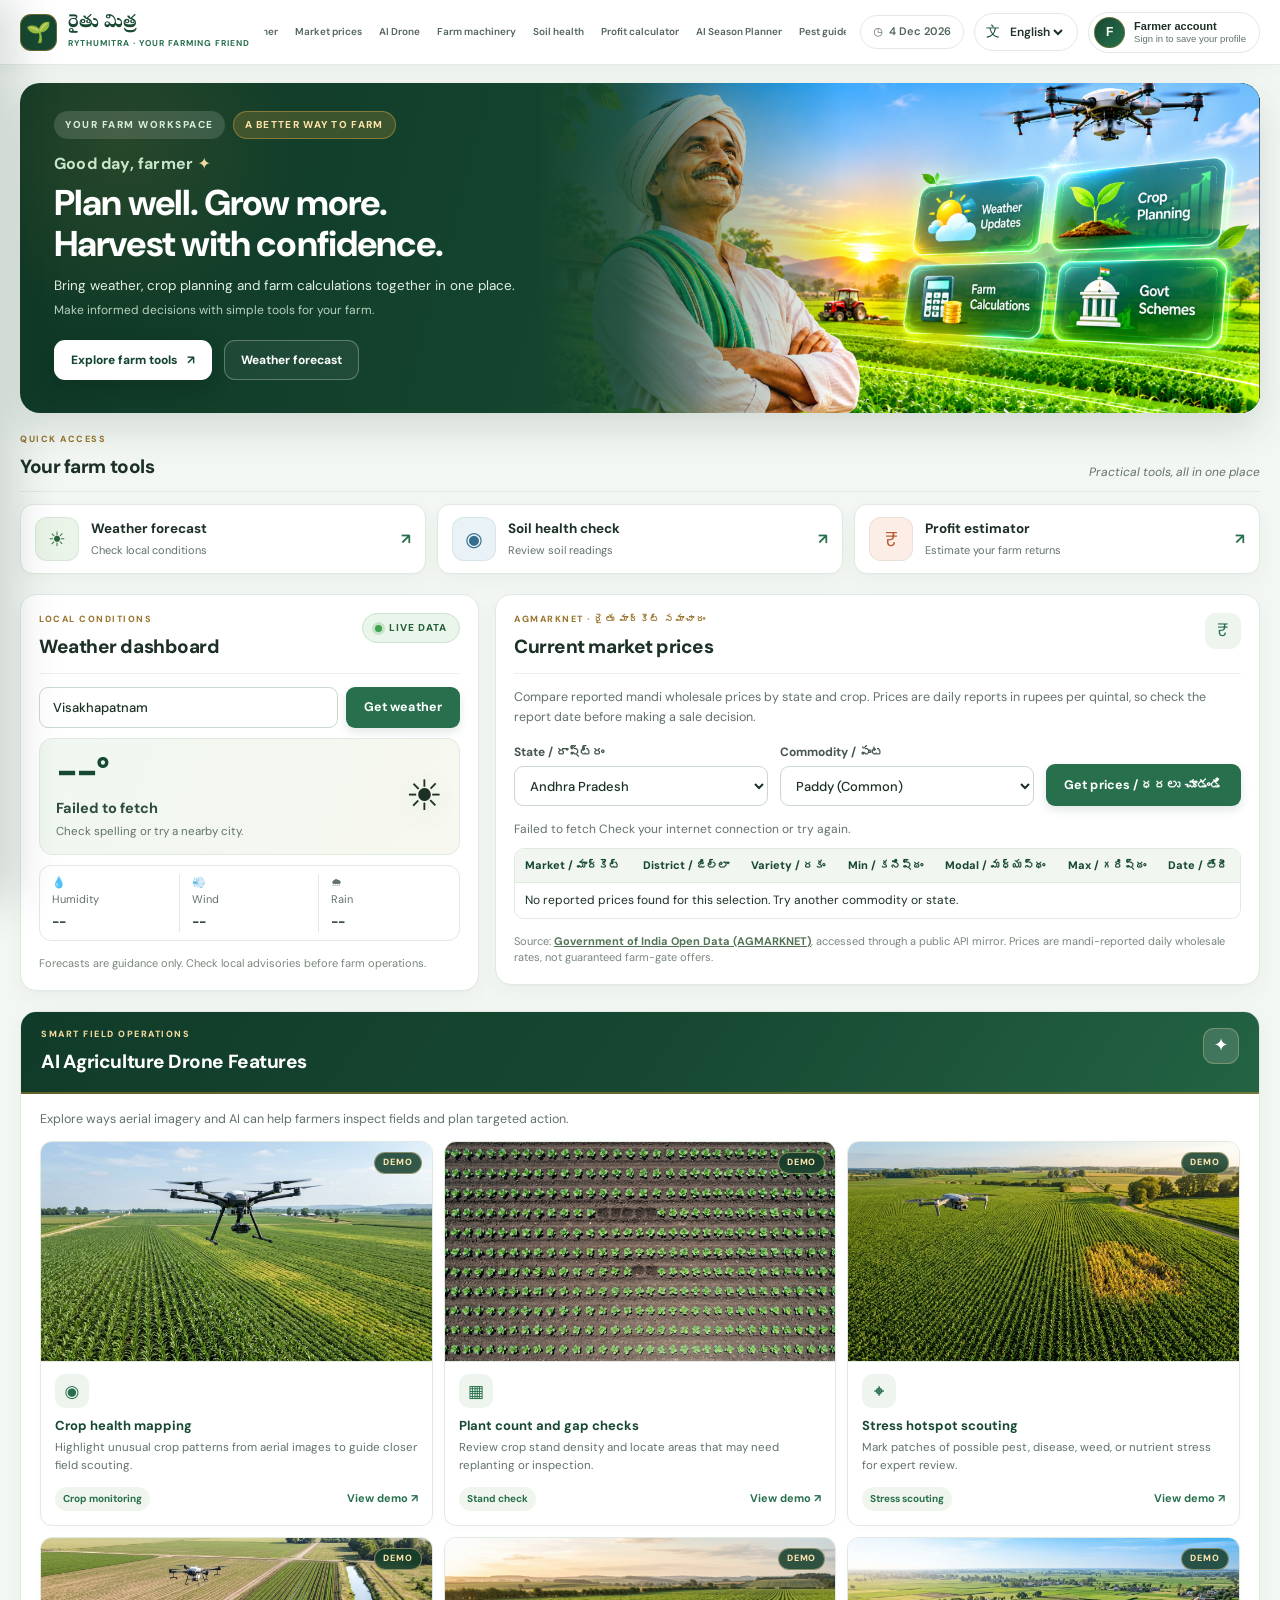
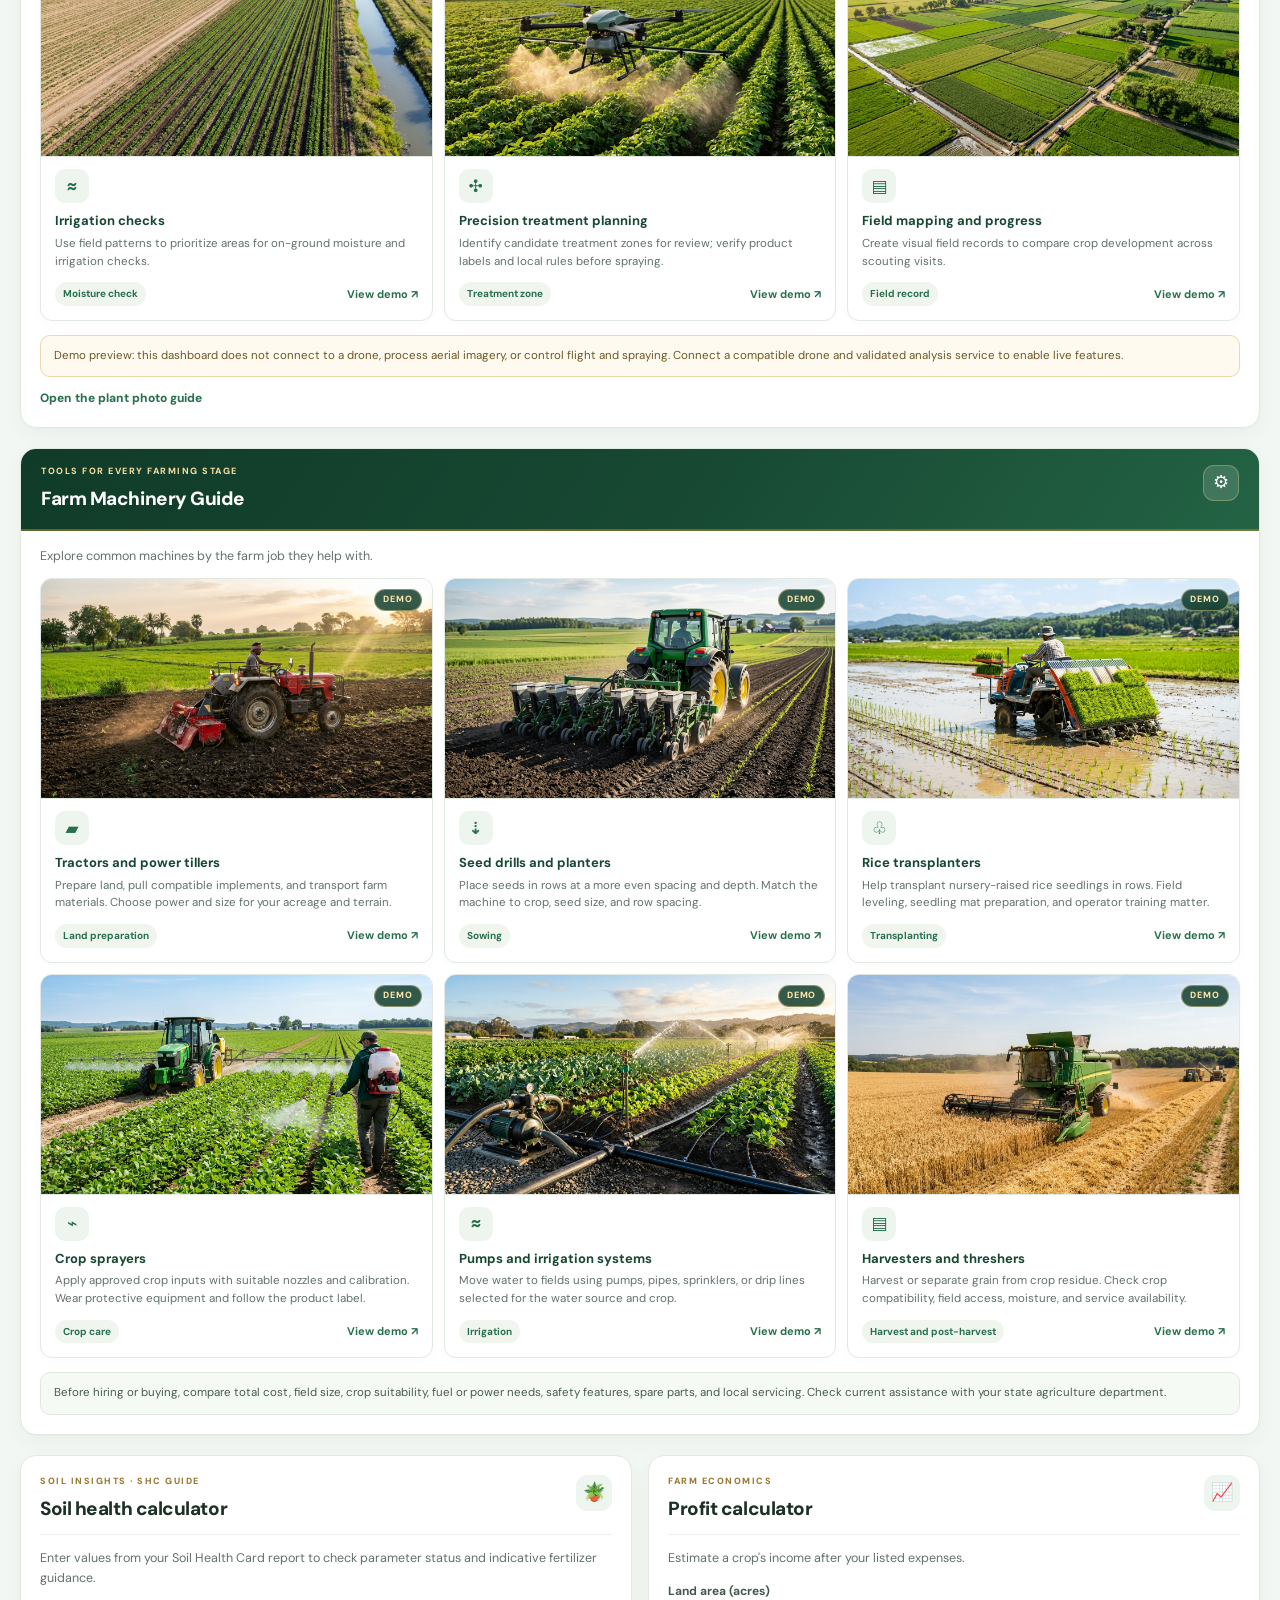
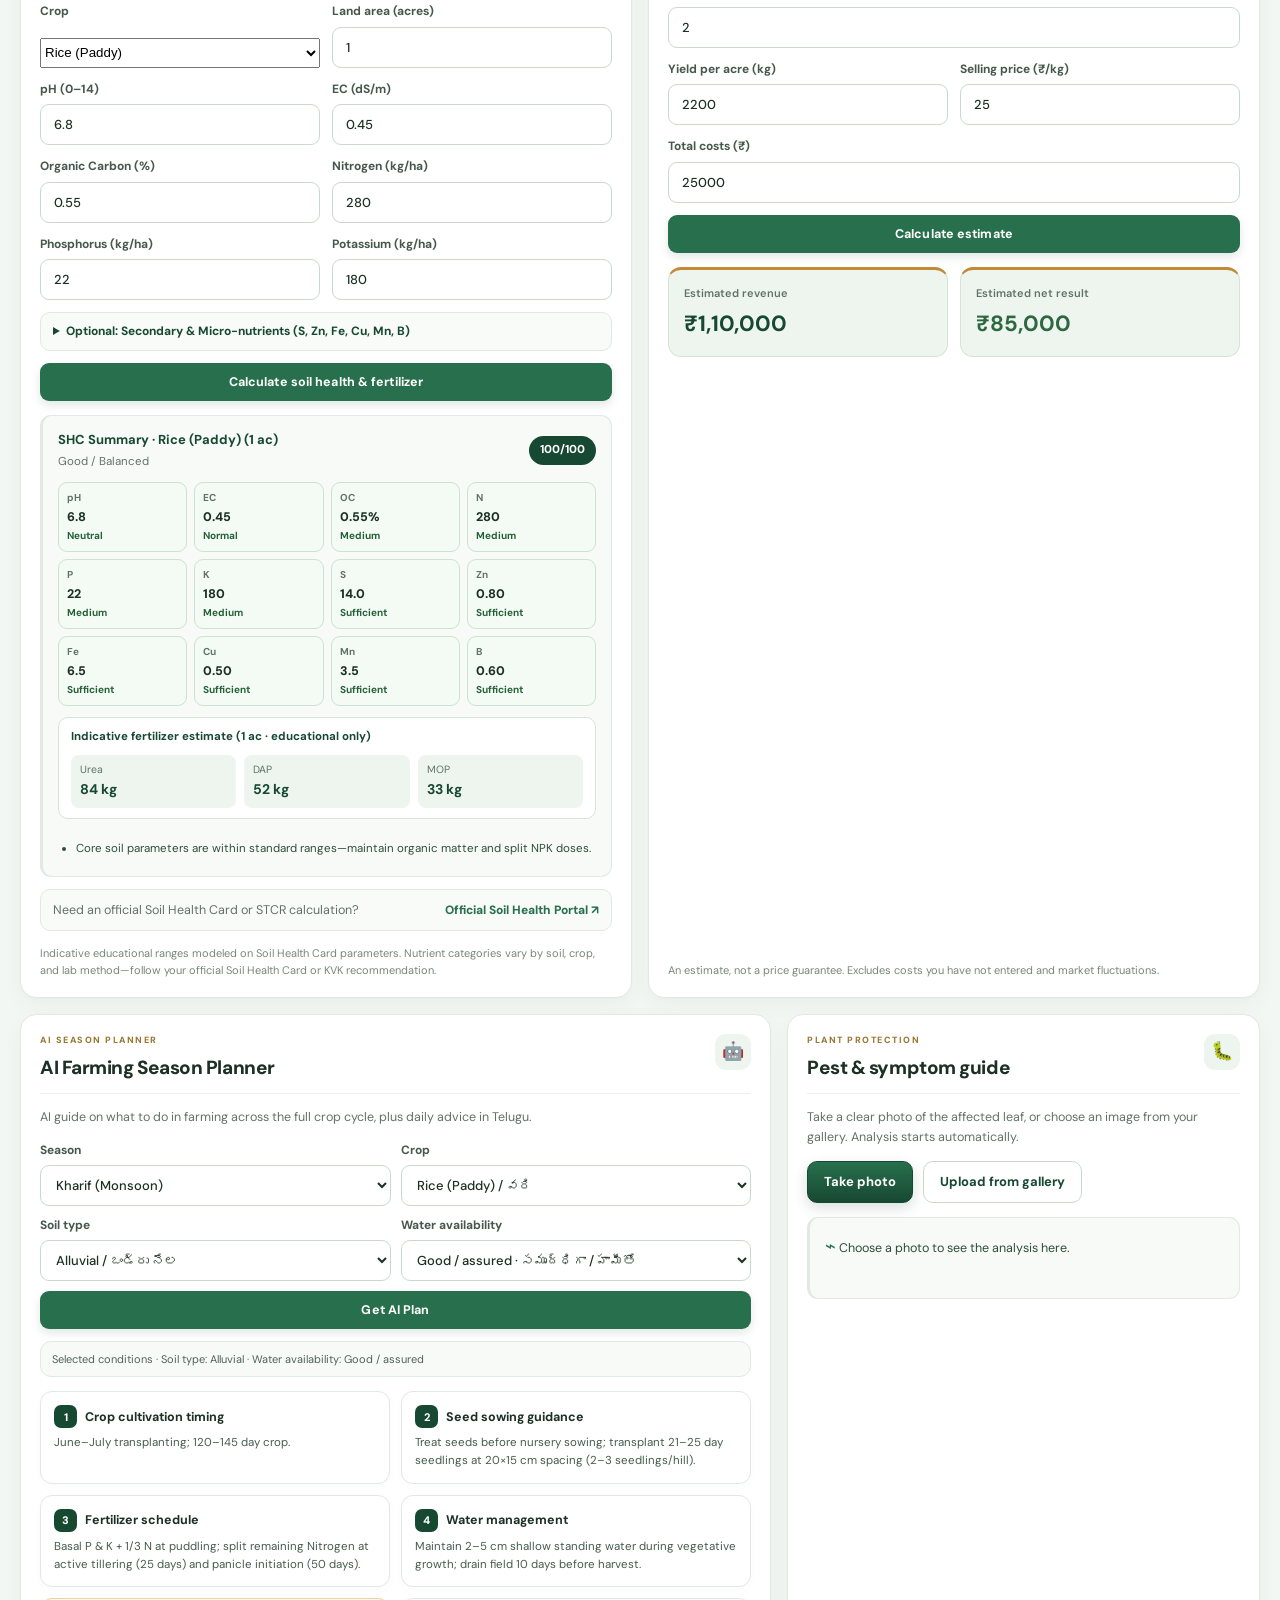
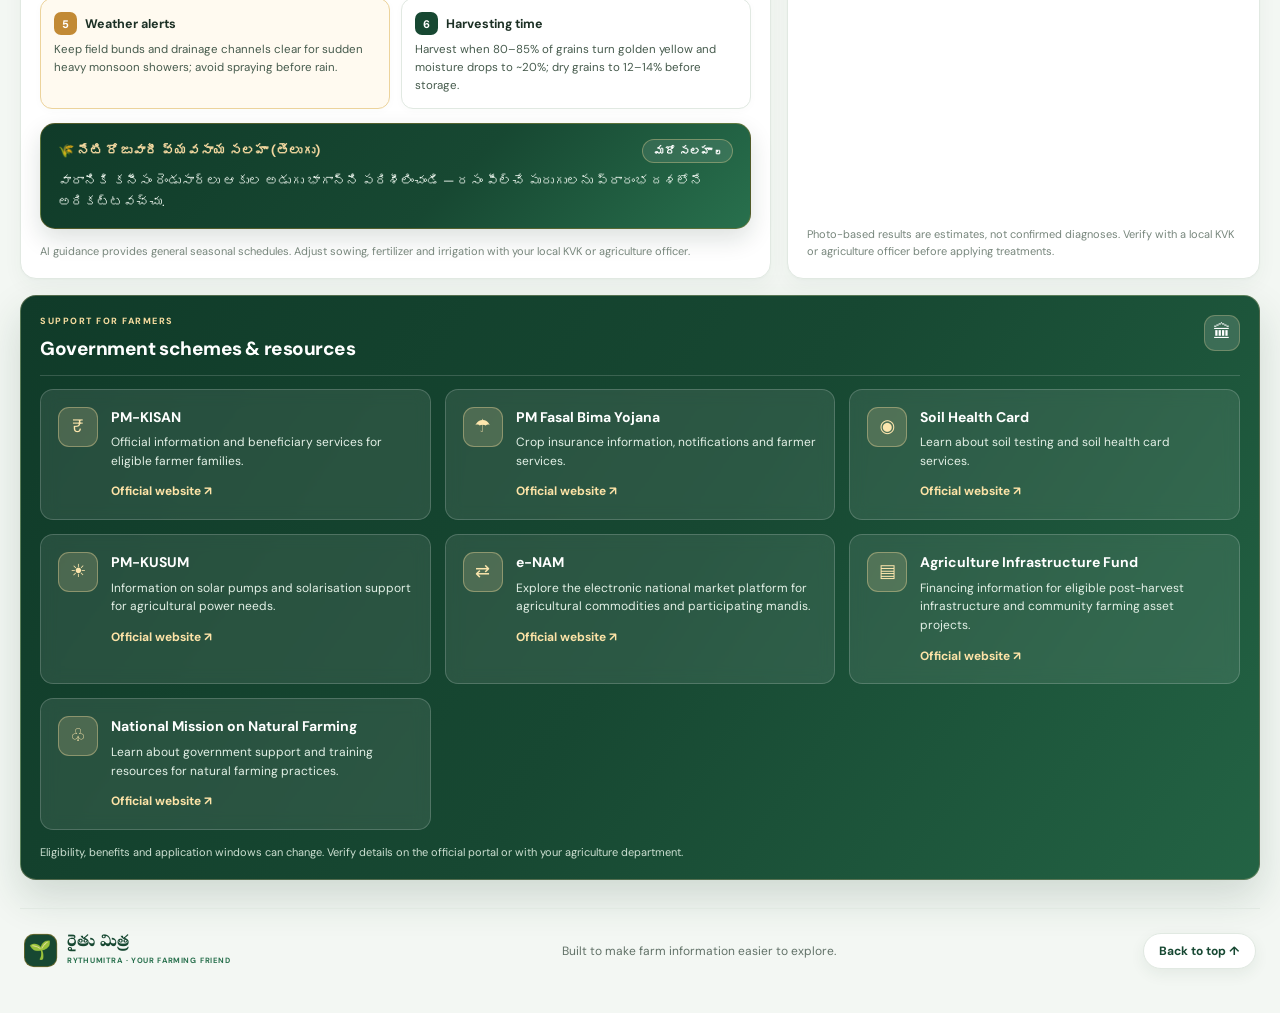
<file: index.html>
<!DOCTYPE html>
<html lang="en">
<head>
  <meta charset="UTF-8" />
  <meta name="viewport" content="width=device-width, initial-scale=1.0" />
  <meta name="theme-color" content="#14452f" />
  <title>రైతు మిత్ర · RythuMitra | Smart Farming Assistant</title>
  <link rel="preconnect" href="https://fonts.googleapis.com">
  <link rel="preconnect" href="https://fonts.gstatic.com" crossorigin>
  <link href="https://fonts.googleapis.com/css2?family=DM+Sans:wght@400;500;600;700;800&family=Fraunces:opsz,wght@9..144,600;9..144,700&family=Manrope:wght@500;600;700;800&family=Noto+Serif+Telugu:wght@600;700&display=swap" rel="stylesheet">
  <link rel="stylesheet" href="style.css" />
</head>
<body>
  <div class="site-shell">
    <!-- Top Navigation Bar (Desktop & Tablet) -->
    <header class="topbar">
      <div class="topbar-inner">
        <div class="topbar-left">
          <button class="mobile-menu" id="menuButton" aria-label="Open navigation">☰</button>
          <a class="brand" href="#overview" aria-label="రైతు మిత్ర RythuMitra home">
            <span class="brand-mark">🌱</span>
            <span>
              <strong class="brand-telugu">రైతు మిత్ర</strong>
              <small>RYTHUMITRA · YOUR FARMING FRIEND</small>
            </span>
          </a>
        </div>

        <nav class="top-nav" aria-label="Primary navigation">
          <a class="nav-link active" href="#overview"><span data-i18n="overview">Overview</span></a>
          <a class="nav-link" href="#weather"><span data-i18n="weather">Weather</span></a>
          <a class="nav-link" href="#market-prices"><span data-i18n="marketPrices">Market prices</span></a>
          <a class="nav-link" href="#drone-features"><span data-i18n="droneFeatures">AI Drone</span></a>
          <a class="nav-link" href="#farm-machinery"><span data-i18n="farmMachinery">Farm machinery</span></a>
          <a class="nav-link" href="#soil"><span data-i18n="soil">Soil health</span></a>
          <a class="nav-link" href="#profit"><span data-i18n="profit">Profit calculator</span></a>
          <a class="nav-link" href="#season-planner"><span data-i18n="aiPlannerNav">AI Season Planner</span></a>
          <a class="nav-link" href="#pests"><span data-i18n="pests">Pest guide</span></a>
          <a class="nav-link" href="#schemes"><span data-i18n="schemes">Govt. schemes</span></a>
        </nav>

        <div class="top-actions">
          <div class="date-chip"><span>◷</span><span id="todayDate"></span></div>
          <label class="language-picker">
            <span>文</span>
            <select id="languageSelect" aria-label="Select language">
              <option value="en">English</option>
              <option value="te">తెలుగు</option>
              <option value="hi">हिन्दी</option>
            </select>
          </label>
          <button class="account-pill" id="accountTop" aria-label="Account">
            <span class="avatar" id="avatar">F</span>
            <span class="account-pill-text">
              <strong id="accountName">Farmer account</strong>
              <small id="accountStatus">Sign in to save your profile</small>
            </span>
          </button>
        </div>
      </div>
    </header>

    <!-- Slide-out Navigation Drawer (Mobile) -->
    <aside class="sidebar" id="sidebar" aria-label="Mobile navigation">
      <div class="sidebar-header">
        <a class="brand" href="#overview">
          <span class="brand-mark">🌱</span>
          <span><strong class="brand-telugu">రైతు మిత్ర</strong><small>RYTHUMITRA · YOUR FARMING FRIEND</small></span>
        </a>
        <button class="sidebar-close" id="closeSidebar" aria-label="Close navigation">×</button>
      </div>
      <div class="side-label" data-i18n="workspace">WORKSPACE</div>
      <nav class="nav-list">
        <a class="nav-link active" href="#overview"><span>▦</span><span data-i18n="overview">Overview</span></a>
        <a class="nav-link" href="#weather"><span>☀</span><span data-i18n="weather">Weather</span></a>
        <a class="nav-link" href="#market-prices"><span>₹</span><span data-i18n="marketPrices">Market prices</span></a>
        <a class="nav-link" href="#drone-features"><span>✦</span><span data-i18n="droneFeatures">AI Drone</span></a>
        <a class="nav-link" href="#farm-machinery"><span>⚙</span><span data-i18n="farmMachinery">Farm machinery</span></a>
        <a class="nav-link" href="#soil"><span>◉</span><span data-i18n="soil">Soil health</span></a>
        <a class="nav-link" href="#season-planner"><span>✦</span><span data-i18n="aiPlannerNav">AI Season Planner</span></a>
        <a class="nav-link" href="#profit"><span>₹</span><span data-i18n="profit">Profit calculator</span></a>
        <a class="nav-link" href="#pests"><span>⌁</span><span data-i18n="pests">Pest guide</span></a>
        <a class="nav-link" href="#schemes"><span>♙</span><span data-i18n="schemes">Govt. schemes</span></a>
      </nav>
      <div class="sidebar-bottom">
        <div class="help-card">
          <span class="help-icon">🌱</span>
          <strong data-i18n="grow">Grow with confidence</strong>
          <p data-i18n="growText">Small steps today can build a healthier harvest tomorrow.</p>
        </div>
        <button class="profile-button" id="accountButton">
          <span class="avatar-badge">♙</span>
          <span class="profile-copy">
            <strong data-i18n="farmerAccount">FARMER ACCOUNT</strong>
            <small data-i18n="login">Login</small>
          </span>
          <span>›</span>
        </button>
      </div>
    </aside>

    <main class="main-content">
      <!-- Showcase Hero Template -->
      <section class="hero-showcase" id="overview">
        <div class="hero-copy">
          <div class="hero-badges">
            <span class="hero-tag" data-i18n="farmWorkspace">YOUR FARM WORKSPACE</span>
            <span class="hero-pill" data-i18n="seasonReady">A BETTER WAY TO FARM</span>
          </div>
          <h1>
            <span data-i18n="goodDay">Good day, farmer</span> <span class="wave">✦</span>
          </h1>
          <h2 class="hero-headline" data-i18n="heroTitle">Plan well. Grow more.<br>Harvest with confidence.</h2>
          <p class="hero-desc" data-i18n="heroText">Bring weather, crop planning and farm calculations together in one place.</p>
          <p class="hero-subdesc" data-i18n="welcomeText">Make informed decisions with simple tools for your farm.</p>

          <div class="hero-actions">
            <a class="hero-cta" href="#tools">
              <span data-i18n="exploreTools">Explore farm tools</span> <b>↗</b>
            </a>
            <a class="hero-secondary-cta" href="#weather">
              <span data-i18n="weatherForecast">Weather forecast</span>
            </a>
          </div>
        </div>

        <div class="hero-media">
          <div class="hero-image-frame">
            <img src="assets/smart-farming-hero.png" alt="RythuMitra smart farming banner with a farmer, crop fields, drone, and farm tools">
          </div>
        </div>
      </section>

      <!-- Quick Access Bar -->
      <section class="tools-section" id="tools">
        <div class="section-heading">
          <div>
            <p class="eyebrow" data-i18n="quickAccess">QUICK ACCESS</p>
            <h2 data-i18n="farmTools">Your farm tools</h2>
          </div>
          <span class="section-note" data-i18n="toolsNote">Practical tools, all in one place</span>
        </div>
        <div class="tool-grid">
          <a class="tool-card" href="#weather">
            <span class="tool-icon mint">☀</span>
            <span><strong data-i18n="weatherForecast">Weather forecast</strong><small data-i18n="weatherCardText">Check local conditions</small></span>
            <b>↗</b>
          </a>
          <a class="tool-card" href="#soil">
            <span class="tool-icon sky">◉</span>
            <span><strong data-i18n="soilCalculator">Soil health check</strong><small data-i18n="soilCardText">Review soil readings</small></span>
            <b>↗</b>
          </a>
          <a class="tool-card" href="#profit">
            <span class="tool-icon peach">₹</span>
            <span><strong data-i18n="profitEstimator">Profit estimator</strong><small data-i18n="profitCardText">Estimate your farm returns</small></span>
            <b>↗</b>
          </a>
        </div>
      </section>

      <!-- Section 1: Weather Dashboard -->
      <div class="dashboard-split-grid">
      <section class="panel weather-panel weather-standalone" id="weather">
        <div class="panel-heading">
          <div>
            <p class="eyebrow" data-i18n="localConditions">LOCAL CONDITIONS</p>
            <h2 data-i18n="weatherDashboard">Weather dashboard</h2>
          </div>
          <span class="live-label"><i></i><span data-i18n="liveData">LIVE DATA</span></span>
        </div>
        <form id="weatherForm" class="inline-form">
          <label class="sr-only" for="weatherCity">City or village</label>
          <input id="weatherCity" placeholder="Enter village or city (e.g. Visakhapatnam)" value="Visakhapatnam" required>
          <button class="primary-button" type="submit" data-i18n="getWeather">Get weather</button>
        </form>
        <div class="weather-display">
          <div>
            <div class="weather-temp" id="weatherTemp">--°</div>
            <div class="weather-condition" id="weatherCondition">Search for a location</div>
            <div class="weather-place" id="weatherPlace">Weather provided by Open-Meteo</div>
          </div>
          <div class="weather-symbol" id="weatherSymbol">☀</div>
        </div>
        <div class="weather-metrics">
          <div><span>💧 <span data-i18n="humidity">Humidity</span></span><strong id="humidityValue">--</strong></div>
          <div><span>💨 <span data-i18n="wind">Wind</span></span><strong id="windValue">--</strong></div>
          <div><span>🌧 <span data-i18n="rain">Rain</span></span><strong id="rainValue">--</strong></div>
        </div>
        <p class="footnote" id="weatherNote" data-i18n="weatherNote">Forecasts are guidance only. Check local advisories before farm operations.</p>
      </section>

      <section class="panel market-panel" id="market-prices">
        <div class="panel-heading">
          <div>
            <p class="eyebrow">AGMARKNET · రైతు మార్కెట్ సమాచారం</p>
            <h2 data-i18n="marketPrices">Current market prices</h2>
          </div>
          <span class="panel-emoji">₹</span>
        </div>
        <p class="muted small">Compare reported mandi wholesale prices by state and crop. Prices are daily reports in rupees per quintal, so check the report date before making a sale decision.</p>
        <form id="marketPriceForm" class="market-filters">
          <label>
            <span>State / రాష్ట్రం</span>
            <select id="marketState">
              <option>Andhra Pradesh</option><option>Telangana</option><option>Karnataka</option><option>Tamil Nadu</option>
              <option>Maharashtra</option><option>Kerala</option><option>Gujarat</option><option>Rajasthan</option>
              <option>Madhya Pradesh</option><option>Uttar Pradesh</option><option>Punjab</option><option>Haryana</option>
              <option>West Bengal</option><option>Bihar</option><option>Odisha</option><option>Chhattisgarh</option>
              <option>Jharkhand</option><option>Assam</option><option>Himachal Pradesh</option><option>Uttarakhand</option>
              <option>Jammu and Kashmir</option><option>Goa</option>
            </select>
          </label>
          <label>
            <span>Commodity / పంట</span>
            <select id="marketCommodity">
              <option value="Paddy(Dhan)(Common)">Paddy (Common)</option><option>Rice</option><option>Maize</option>
              <option>Wheat</option><option>Cotton</option><option>Groundnut</option><option>Onion</option>
              <option>Tomato</option><option>Potato</option><option>Chilli</option><option>Soyabean</option>
              <option>Turmeric</option><option>Green Gram</option><option>Black Gram</option>
            </select>
          </label>
          <button class="primary-button" type="submit" id="marketSearchButton">Get prices / ధరలు చూడండి</button>
        </form>
        <div class="market-status" id="marketPriceStatus" aria-live="polite">Loading latest available market reports…</div>
        <div class="market-table-wrap">
          <table class="market-table">
            <thead><tr><th>Market / మార్కెట్</th><th>District / జిల్లా</th><th>Variety / రకం</th><th>Min / కనిష్ఠం</th><th>Modal / మధ్యస్థం</th><th>Max / గరిష్ఠం</th><th>Date / తేదీ</th></tr></thead>
            <tbody id="marketPriceRows"><tr><td colspan="7">Choose a state and commodity to load prices.</td></tr></tbody>
          </table>
        </div>
        <p class="footnote">Source: <a href="https://data.gov.in/resource/current-daily-price-various-commodities-various-markets-mandi" target="_blank" rel="noopener">Government of India Open Data (AGMARKNET)</a>, accessed through a public API mirror. Prices are mandi-reported daily wholesale rates, not guaranteed farm-gate offers.</p>
      </section>
      </div>

      <section class="panel drone-panel" id="drone-features">
        <div class="panel-heading">
          <div>
            <p class="eyebrow" data-i18n="droneEyebrow">SMART FIELD OPERATIONS</p>
            <h2 data-i18n="droneFeatures">AI Agriculture Drone Features</h2>
          </div>
          <span class="panel-emoji">✦</span>
        </div>
        <p class="muted small" data-i18n="droneIntro">Explore ways aerial imagery and AI can help farmers inspect fields and plan targeted action.</p>
        <div class="drone-feature-grid">
          <article class="drone-feature-card" data-drone="health" role="button" tabindex="0">
            <div class="machinery-thumb">
              <img src="assets/drone-health.jpg" alt="Demo illustration of drone crop health mapping over green rows" loading="lazy">
              <span class="machinery-demo-tag" data-i18n="demoTag">DEMO</span>
            </div>
            <span class="drone-feature-icon">◉</span>
            <h3 data-i18n="droneHealthTitle">Crop health mapping</h3>
            <p data-i18n="droneHealthText">Highlight unusual crop patterns from aerial images to guide closer field scouting.</p>
            <div class="machinery-card-footer">
              <span class="machinery-stage" data-i18n="droneHealthStage">Crop monitoring</span>
              <span class="machinery-view-cue" data-i18n="viewDemo">View demo ↗</span>
            </div>
          </article>
          <article class="drone-feature-card" data-drone="count" role="button" tabindex="0">
            <div class="machinery-thumb">
              <img src="assets/drone-count.jpg" alt="Demo illustration of aerial plant count and row gap checks" loading="lazy">
              <span class="machinery-demo-tag" data-i18n="demoTag">DEMO</span>
            </div>
            <span class="drone-feature-icon">▦</span>
            <h3 data-i18n="droneCountTitle">Plant count and gap checks</h3>
            <p data-i18n="droneCountText">Review crop stand density and locate areas that may need replanting or inspection.</p>
            <div class="machinery-card-footer">
              <span class="machinery-stage" data-i18n="droneCountStage">Stand check</span>
              <span class="machinery-view-cue" data-i18n="viewDemo">View demo ↗</span>
            </div>
          </article>
          <article class="drone-feature-card" data-drone="hotspot" role="button" tabindex="0">
            <div class="machinery-thumb">
              <img src="assets/drone-hotspot.jpg" alt="Demo illustration of drone stress hotspot scouting in a field" loading="lazy">
              <span class="machinery-demo-tag" data-i18n="demoTag">DEMO</span>
            </div>
            <span class="drone-feature-icon">⌖</span>
            <h3 data-i18n="droneHotspotTitle">Stress hotspot scouting</h3>
            <p data-i18n="droneHotspotText">Mark patches of possible pest, disease, weed, or nutrient stress for expert review.</p>
            <div class="machinery-card-footer">
              <span class="machinery-stage" data-i18n="droneHotspotStage">Stress scouting</span>
              <span class="machinery-view-cue" data-i18n="viewDemo">View demo ↗</span>
            </div>
          </article>
          <article class="drone-feature-card" data-drone="water" role="button" tabindex="0">
            <div class="machinery-thumb">
              <img src="assets/drone-irrigation.jpg" alt="Demo illustration of aerial irrigation and soil moisture checks" loading="lazy">
              <span class="machinery-demo-tag" data-i18n="demoTag">DEMO</span>
            </div>
            <span class="drone-feature-icon">≈</span>
            <h3 data-i18n="droneWaterTitle">Irrigation checks</h3>
            <p data-i18n="droneWaterText">Use field patterns to prioritize areas for on-ground moisture and irrigation checks.</p>
            <div class="machinery-card-footer">
              <span class="machinery-stage" data-i18n="droneWaterStage">Moisture check</span>
              <span class="machinery-view-cue" data-i18n="viewDemo">View demo ↗</span>
            </div>
          </article>
          <article class="drone-feature-card" data-drone="spray" role="button" tabindex="0">
            <div class="machinery-thumb">
              <img src="assets/drone-spray.jpg" alt="Demo illustration of precision agricultural spraying drone" loading="lazy">
              <span class="machinery-demo-tag" data-i18n="demoTag">DEMO</span>
            </div>
            <span class="drone-feature-icon">✣</span>
            <h3 data-i18n="droneSprayTitle">Precision treatment planning</h3>
            <p data-i18n="droneSprayText">Identify candidate treatment zones for review; verify product labels and local rules before spraying.</p>
            <div class="machinery-card-footer">
              <span class="machinery-stage" data-i18n="droneSprayStage">Treatment zone</span>
              <span class="machinery-view-cue" data-i18n="viewDemo">View demo ↗</span>
            </div>
          </article>
          <article class="drone-feature-card" data-drone="map" role="button" tabindex="0">
            <div class="machinery-thumb">
              <img src="assets/drone-map.jpg" alt="Demo illustration of aerial field mapping across farm plots" loading="lazy">
              <span class="machinery-demo-tag" data-i18n="demoTag">DEMO</span>
            </div>
            <span class="drone-feature-icon">▤</span>
            <h3 data-i18n="droneMapTitle">Field mapping and progress</h3>
            <p data-i18n="droneMapText">Create visual field records to compare crop development across scouting visits.</p>
            <div class="machinery-card-footer">
              <span class="machinery-stage" data-i18n="droneMapStage">Field record</span>
              <span class="machinery-view-cue" data-i18n="viewDemo">View demo ↗</span>
            </div>
          </article>
        </div>
        <div class="drone-notice" role="note" data-i18n="droneNotice">Demo preview: this dashboard does not connect to a drone, process aerial imagery, or control flight and spraying. Connect a compatible drone and validated analysis service to enable live features.</div>
        <a class="drone-guide-link" href="#pests" data-i18n="droneGuideLink">Open the plant photo guide</a>
      </section>

      <section class="panel machinery-panel" id="farm-machinery">
        <div class="panel-heading">
          <div>
            <p class="eyebrow" data-i18n="machineryEyebrow">TOOLS FOR EVERY FARMING STAGE</p>
            <h2 data-i18n="farmMachinery">Farm Machinery Guide</h2>
          </div>
          <span class="panel-emoji">⚙</span>
        </div>
        <p class="muted small" data-i18n="machineryIntro">Explore common machines by the farm job they help with.</p>
        <div class="machinery-grid">
          <article class="machinery-card" data-machinery="tractor" role="button" tabindex="0">
            <div class="machinery-thumb">
              <img src="assets/machinery-tractor.jpg" alt="Demo illustration of a tractor and power tiller preparing soil" loading="lazy">
              <span class="machinery-demo-tag" data-i18n="demoTag">DEMO</span>
            </div>
            <span class="machinery-icon">▰</span>
            <h3 data-i18n="tractorTitle">Tractors and power tillers</h3>
            <p data-i18n="tractorText">Prepare land, pull compatible implements, and transport farm materials. Choose power and size for your acreage and terrain.</p>
            <div class="machinery-card-footer">
              <span class="machinery-stage" data-i18n="landPrep">Land preparation</span>
              <span class="machinery-view-cue" data-i18n="viewDemo">View demo ↗</span>
            </div>
          </article>
          <article class="machinery-card" data-machinery="planter" role="button" tabindex="0">
            <div class="machinery-thumb">
              <img src="assets/machinery-planter.jpg" alt="Demo illustration of a seed drill and planter sowing in rows" loading="lazy">
              <span class="machinery-demo-tag" data-i18n="demoTag">DEMO</span>
            </div>
            <span class="machinery-icon">⇣</span>
            <h3 data-i18n="planterTitle">Seed drills and planters</h3>
            <p data-i18n="planterText">Place seeds in rows at a more even spacing and depth. Match the machine to crop, seed size, and row spacing.</p>
            <div class="machinery-card-footer">
              <span class="machinery-stage" data-i18n="sowingStage">Sowing</span>
              <span class="machinery-view-cue" data-i18n="viewDemo">View demo ↗</span>
            </div>
          </article>
          <article class="machinery-card" data-machinery="transplanter" role="button" tabindex="0">
            <div class="machinery-thumb">
              <img src="assets/machinery-transplanter.jpg" alt="Demo illustration of a rice transplanter in a paddy field" loading="lazy">
              <span class="machinery-demo-tag" data-i18n="demoTag">DEMO</span>
            </div>
            <span class="machinery-icon">♧</span>
            <h3 data-i18n="transplanterTitle">Rice transplanters</h3>
            <p data-i18n="transplanterText">Help transplant nursery-raised rice seedlings in rows. Field leveling, seedling mat preparation, and operator training matter.</p>
            <div class="machinery-card-footer">
              <span class="machinery-stage" data-i18n="transplantStage">Transplanting</span>
              <span class="machinery-view-cue" data-i18n="viewDemo">View demo ↗</span>
            </div>
          </article>
          <article class="machinery-card" data-machinery="sprayer" role="button" tabindex="0">
            <div class="machinery-thumb">
              <img src="assets/machinery-sprayer.jpg" alt="Demo illustration of agricultural crop sprayers misting green crops" loading="lazy">
              <span class="machinery-demo-tag" data-i18n="demoTag">DEMO</span>
            </div>
            <span class="machinery-icon">⌁</span>
            <h3 data-i18n="sprayerTitle">Crop sprayers</h3>
            <p data-i18n="sprayerText">Apply approved crop inputs with suitable nozzles and calibration. Wear protective equipment and follow the product label.</p>
            <div class="machinery-card-footer">
              <span class="machinery-stage" data-i18n="cropCareStage">Crop care</span>
              <span class="machinery-view-cue" data-i18n="viewDemo">View demo ↗</span>
            </div>
          </article>
          <article class="machinery-card" data-machinery="irrigation" role="button" tabindex="0">
            <div class="machinery-thumb">
              <img src="assets/machinery-irrigation.jpg" alt="Demo illustration of farm water pump, drip lines, and sprinklers" loading="lazy">
              <span class="machinery-demo-tag" data-i18n="demoTag">DEMO</span>
            </div>
            <span class="machinery-icon">≈</span>
            <h3 data-i18n="irrigationTitle">Pumps and irrigation systems</h3>
            <p data-i18n="irrigationText">Move water to fields using pumps, pipes, sprinklers, or drip lines selected for the water source and crop.</p>
            <div class="machinery-card-footer">
              <span class="machinery-stage" data-i18n="irrigationStage">Irrigation</span>
              <span class="machinery-view-cue" data-i18n="viewDemo">View demo ↗</span>
            </div>
          </article>
          <article class="machinery-card" data-machinery="harvester" role="button" tabindex="0">
            <div class="machinery-thumb">
              <img src="assets/machinery-harvester.jpg" alt="Demo illustration of a combine harvester and grain thresher" loading="lazy">
              <span class="machinery-demo-tag" data-i18n="demoTag">DEMO</span>
            </div>
            <span class="machinery-icon">▤</span>
            <h3 data-i18n="harvestTitle">Harvesters and threshers</h3>
            <p data-i18n="harvestText">Harvest or separate grain from crop residue. Check crop compatibility, field access, moisture, and service availability.</p>
            <div class="machinery-card-footer">
              <span class="machinery-stage" data-i18n="harvestStage">Harvest and post-harvest</span>
              <span class="machinery-view-cue" data-i18n="viewDemo">View demo ↗</span>
            </div>
          </article>
        </div>
        <div class="machinery-notice" role="note" data-i18n="machineryNotice">Before hiring or buying, compare total cost, field size, crop suitability, fuel or power needs, safety features, spare parts, and local servicing. Check current assistance with your state agriculture department.</div>
      </section>

      <!-- Section 2: Soil Health & Profit Calculator -->
      <section class="content-grid">
        <div class="panel" id="soil">
          <div class="panel-heading">
            <div>
              <p class="eyebrow" data-i18n="soilInsights">SOIL INSIGHTS · SHC GUIDE</p>
              <h2 data-i18n="soilHealthCalculator">Soil health calculator</h2>
            </div>
            <span class="panel-emoji">🪴</span>
          </div>
          <p class="muted small" data-i18n="soilIntro">Enter values from your Soil Health Card report to check parameter status and indicative fertilizer guidance.</p>
          <form id="soilForm" class="form-grid">
            <label>
              <span data-i18n="selectCrop">Crop</span>
              <select id="soilCrop">
                <option value="rice">Rice (Paddy)</option>
                <option value="wheat">Wheat</option>
                <option value="maize">Maize</option>
                <option value="cotton">Cotton</option>
                <option value="groundnut">Groundnut</option>
                <option value="vegetables">Vegetables / Chilli</option>
                <option value="pulses">Pulses</option>
              </select>
            </label>
            <label><span data-i18n="landArea">Land area (acres)</span><input type="number" id="soilArea" min="0.1" step="0.1" value="1" required></label>
            <label><span>pH (0–14)</span><input type="number" id="soilPh" min="0" max="14" step="0.1" value="6.8" required></label>
            <label><span data-i18n="soilEcLabel">EC (dS/m)</span><input type="number" id="soilEc" min="0" step="0.01" value="0.45" required></label>
            <label><span data-i18n="soilOcLabel">Organic Carbon (%)</span><input type="number" id="soilOc" min="0" max="10" step="0.01" value="0.55" required></label>
            <label><span>Nitrogen (kg/ha)</span><input type="number" id="soilN" min="0" step="1" value="280" required></label>
            <label><span>Phosphorus (kg/ha)</span><input type="number" id="soilP" min="0" step="1" value="22" required></label>
            <label><span>Potassium (kg/ha)</span><input type="number" id="soilK" min="0" step="1" value="180" required></label>
            <details class="soil-micro-details span-two">
              <summary data-i18n="soilMicroToggle">Optional: Secondary & Micro-nutrients (S, Zn, Fe, Cu, Mn, B)</summary>
              <div class="form-grid compact-grid soil-micro-grid">
                <label><span>Sulphur (S, ppm)</span><input type="number" id="soilS" min="0" step="0.1" value="14"></label>
                <label><span>Zinc (Zn, ppm)</span><input type="number" id="soilZn" min="0" step="0.01" value="0.80"></label>
                <label><span>Iron (Fe, ppm)</span><input type="number" id="soilFe" min="0" step="0.1" value="6.5"></label>
                <label><span>Copper (Cu, ppm)</span><input type="number" id="soilCu" min="0" step="0.01" value="0.50"></label>
                <label><span>Manganese (Mn, ppm)</span><input type="number" id="soilMn" min="0" step="0.1" value="3.5"></label>
                <label><span>Boron (B, ppm)</span><input type="number" id="soilB" min="0" step="0.01" value="0.60"></label>
              </div>
            </details>
            <button class="primary-button full span-two" type="submit" data-i18n="analyzeSoil">Calculate soil health & fertilizer</button>
          </form>
          <div id="soilResult" class="result-box soil-result-box" aria-live="polite">
            <span class="result-icon">◉</span>
            <span data-i18n="soilHint">Your soil summary will appear here.</span>
          </div>
          <div class="soil-portal-bar">
            <span class="muted small" data-i18n="soilPortalNote">Need an official Soil Health Card or STCR calculation?</span>
            <a class="soil-portal-link" href="https://soilhealth.dac.gov.in/" target="_blank" rel="noopener" data-i18n="openShcPortal">Official Soil Health Portal ↗</a>
          </div>
          <p class="footnote" data-i18n="soilDisclaimer">Indicative educational ranges modeled on Soil Health Card parameters. Nutrient categories vary by soil, crop, and lab method—follow your official Soil Health Card or KVK recommendation.</p>
        </div>

        <div class="panel" id="profit">
          <div class="panel-heading">
            <div>
              <p class="eyebrow" data-i18n="farmEconomicsLabel">FARM ECONOMICS</p>
              <h2 data-i18n="profitCalculator">Profit calculator</h2>
            </div>
            <span class="panel-emoji">📈</span>
          </div>
          <p class="muted small" data-i18n="profitIntro">Estimate a crop's income after your listed expenses.</p>
          <form id="profitForm" class="stack-form">
            <label><span data-i18n="landArea">Land area (acres)</span><input id="farmArea" type="number" min="0.01" step="0.01" value="2" required></label>
            <div class="form-grid compact-grid">
              <label><span data-i18n="yieldPerAcre">Yield per acre (kg)</span><input id="farmYield" type="number" min="0" step="1" value="2200" required></label>
              <label><span data-i18n="pricePerKg">Selling price (₹/kg)</span><input id="farmPrice" type="number" min="0" step="0.01" value="25" required></label>
            </div>
            <label><span data-i18n="totalCosts">Total costs (₹)</span><input id="farmCosts" type="number" min="0" step="1" value="25000" required></label>
            <button class="primary-button full" type="submit" data-i18n="calculateProfit">Calculate estimate</button>
          </form>
          <div class="profit-result">
            <div><span data-i18n="estimatedRevenue">Estimated revenue</span><strong id="revenueValue">₹1,10,000</strong></div>
            <div><span data-i18n="estimatedProfit">Estimated net result</span><strong id="profitValue">₹85,000</strong></div>
          </div>
          <p class="footnote" data-i18n="profitDisclaimer">An estimate, not a price guarantee. Excludes costs you have not entered and market fluctuations.</p>
        </div>
      </section>

      <!-- Section 3: AI Farming Season Planner & Pest Guide -->
      <section class="content-grid planner-row">
        <div class="panel ai-planner-panel" id="season-planner">
          <div class="panel-heading">
            <div>
              <p class="eyebrow" data-i18n="seasonPlanner">AI SEASON PLANNER</p>
              <h2 data-i18n="aiSeasonPlanner">AI Farming Season Planner</h2>
            </div>
            <span class="panel-emoji">🤖</span>
          </div>
          <p class="muted small" data-i18n="aiPlannerIntro">AI guide on what to do in farming across the full crop cycle, plus daily advice in Telugu.</p>

          <form id="aiPlannerForm" class="ai-planner-controls">
            <label>
              <span data-i18n="season">Season</span>
              <select id="aiSeason">
                <option value="kharif">Kharif (Monsoon)</option>
                <option value="rabi">Rabi (Winter)</option>
                <option value="zaid">Zaid (Mar–Jun)</option>
              </select>
            </label>
            <label>
              <span data-i18n="selectCrop">Crop</span>
              <select id="aiCrop">
                <option value="rice">Rice (Paddy) / వరి</option>
                <option value="cotton">Cotton / పత్తి</option>
                <option value="groundnut">Groundnut / వేరుశనగ</option>
                <option value="maize">Maize / మొక్కజొన్న</option>
                <option value="wheat">Wheat / గోధుమ</option>
                <option value="chickpea">Chickpea / శనగ</option>
                <option value="greengram">Green Gram / పెసలు</option>
                <option value="watermelon">Watermelon / పుచ్చకాయ</option>
              </select>
            </label>
            <label>
              <span data-i18n="soilType">Soil type</span>
              <select id="aiSoilType">
                <option value="alluvial">Alluvial / ఒండ్రు నేల</option>
                <option value="black">Black / నల్ల నేల</option>
                <option value="red">Red / ఎర్ర నేల</option>
                <option value="sandy">Sandy / ఇసుక నేల</option>
                <option value="clay">Clay / బంకమట్టి నేల</option>
              </select>
            </label>
            <label>
              <span data-i18n="waterAvailability">Water availability</span>
              <select id="aiWaterAvailability">
                <option value="high">Good / assured · సమృద్ధిగా / హామీతో</option>
                <option value="medium">Moderate · మధ్యస్థం</option>
                <option value="low">Limited · పరిమితం</option>
              </select>
            </label>
            <button class="primary-button" type="submit" data-i18n="generatePlan">Get AI Plan</button>
          </form>

          <p class="ai-plan-context" id="aiPlanContext" aria-live="polite"></p>
          <div class="ai-plan-grid" id="aiPlanGrid" aria-live="polite"></div>

          <div class="telugu-advice-box" id="teluguDailyAdvice">
            <div class="telugu-advice-head">
              <strong>🌾 నేటి రోజువారీ వ్యవసాయ సలహా (తెలుగు)</strong>
              <button type="button" class="subtle-text-btn" id="nextTeluguTip">మరో సలహా ↻</button>
            </div>
            <p id="dailyTeluguTip">ఉదయం లేదా సాయంత్రం చల్లని వేళల్లో మాత్రమే నీరు పెట్టండి; మధ్యాహ్నం ఎండలో నీరు పెడితే ఆవిరై వృథా అవుతుంది.</p>
          </div>

          <p class="footnote" data-i18n="aiPlannerDisclaimer">AI guidance provides general seasonal schedules. Adjust sowing, fertilizer and irrigation with your local KVK or agriculture officer.</p>
        </div>

        <div class="panel" id="pests">
          <div class="panel-heading">
            <div>
              <p class="eyebrow" data-i18n="plantProtection">PLANT PROTECTION</p>
              <h2 data-i18n="pestGuide">Pest & symptom guide</h2>
            </div>
            <span class="panel-emoji">🐛</span>
          </div>
          <p class="muted small">Take a clear photo of the affected leaf, or choose an image from your gallery. Analysis starts automatically.</p>
          <div class="plant-image-actions">
            <label class="plant-image-button" for="plantCameraInput">Take photo</label>
            <label class="plant-image-button secondary" for="plantGalleryInput">Upload from gallery</label>
            <input id="plantCameraInput" class="visually-hidden" type="file" accept="image/*" capture="environment" aria-label="Take a photo of the affected plant">
            <input id="plantGalleryInput" class="visually-hidden" type="file" accept="image/*" aria-label="Upload a plant photo from your gallery">
          </div>
          <div class="plant-image-preview" id="plantImagePreview" hidden>
            <img id="plantImage" alt="Selected affected plant leaf">
            <button class="text-button" id="removePlantImage" type="button">Remove photo</button>
          </div>
          <div class="result-box pest-result" id="pestResult" aria-live="polite">
            <span class="result-icon">⌁</span>
            <span>Choose a photo to see the analysis here.</span>
          </div>
          <p class="footnote">Photo-based results are estimates, not confirmed diagnoses. Verify with a local KVK or agriculture officer before applying treatments.</p>
        </div>
      </section>

      <!-- Section 4: Featured Government Schemes Band -->
      <section class="panel schemes-panel" id="schemes">
        <div class="panel-heading">
          <div>
            <p class="eyebrow" data-i18n="supportForFarmers">SUPPORT FOR FARMERS</p>
            <h2 data-i18n="governmentSchemes">Government schemes & resources</h2>
          </div>
          <span class="panel-emoji">🏛</span>
        </div>
        <div class="scheme-grid">
          <article class="scheme-card">
            <span class="scheme-symbol">₹</span>
            <div>
              <strong>PM-KISAN</strong>
              <p data-i18n="schemeKisan">Official information and beneficiary services for eligible farmer families.</p>
              <a href="https://pmkisan.gov.in/" target="_blank" rel="noopener">Official website ↗</a>
            </div>
          </article>
          <article class="scheme-card">
            <span class="scheme-symbol">☂</span>
            <div>
              <strong>PM Fasal Bima Yojana</strong>
              <p data-i18n="schemeInsurance">Crop insurance information, notifications and farmer services.</p>
              <a href="https://pmfby.gov.in/" target="_blank" rel="noopener">Official website ↗</a>
            </div>
          </article>
          <article class="scheme-card">
            <span class="scheme-symbol">◉</span>
            <div>
              <strong>Soil Health Card</strong>
              <p data-i18n="schemeSoil">Learn about soil testing and soil health card services.</p>
              <a href="https://soilhealth.dac.gov.in/" target="_blank" rel="noopener">Official website ↗</a>
            </div>
          </article>
          <article class="scheme-card">
            <span class="scheme-symbol">☀</span>
            <div>
              <strong>PM-KUSUM</strong>
              <p>Information on solar pumps and solarisation support for agricultural power needs.</p>
              <a href="https://pmkusum.mnre.gov.in/" target="_blank" rel="noopener">Official website ↗</a>
            </div>
          </article>
          <article class="scheme-card">
            <span class="scheme-symbol">⇄</span>
            <div>
              <strong>e-NAM</strong>
              <p>Explore the electronic national market platform for agricultural commodities and participating mandis.</p>
              <a href="https://enam.gov.in/" target="_blank" rel="noopener">Official website ↗</a>
            </div>
          </article>
          <article class="scheme-card">
            <span class="scheme-symbol">▤</span>
            <div>
              <strong>Agriculture Infrastructure Fund</strong>
              <p>Financing information for eligible post-harvest infrastructure and community farming asset projects.</p>
              <a href="https://agriinfra.dac.gov.in/" target="_blank" rel="noopener">Official website ↗</a>
            </div>
          </article>
          <article class="scheme-card">
            <span class="scheme-symbol">♧</span>
            <div>
              <strong>National Mission on Natural Farming</strong>
              <p>Learn about government support and training resources for natural farming practices.</p>
              <a href="https://naturalfarming.dac.gov.in/" target="_blank" rel="noopener">Official website ↗</a>
            </div>
          </article>
        </div>
        <p class="footnote" data-i18n="schemeDisclaimer">Eligibility, benefits and application windows can change. Verify details on the official portal or with your agriculture department.</p>
      </section>

      <footer class="footer">
        <a class="brand footer-brand" href="#overview">
          <span class="brand-mark">🌱</span>
          <span><strong class="brand-telugu">రైతు మిత్ర</strong><small>RYTHUMITRA · YOUR FARMING FRIEND</small></span>
        </a>
        <span data-i18n="footerText">Built to make farm information easier to explore.</span>
        <a class="back-top-btn" href="#overview" data-i18n="backTop">Back to top ↑</a>
      </footer>
    </main>
  </div>

  <!-- Auth Modal -->
  <div class="modal-backdrop" id="authModal" hidden>
    <div class="modal" role="dialog" aria-modal="true" aria-labelledby="authTitle">
      <button class="modal-close" id="closeModal" aria-label="Close">×</button>
      <div class="modal-brand">🌱</div>
      <p class="eyebrow" data-i18n="farmerAccount">FARMER ACCOUNT</p>
      <h2 id="authTitle" data-i18n="welcomeBack">Welcome back</h2>
      <p class="muted small" data-i18n="authIntro">Create a local demo profile or sign in on this device.</p>
      <div class="auth-tabs">
        <button class="auth-tab active" data-mode="login" data-i18n="login">Login</button>
        <button class="auth-tab" data-mode="register" data-i18n="register">Register</button>
      </div>
      <form id="authForm" class="stack-form">
        <label id="nameField" hidden>
          <span data-i18n="fullName">Full name</span>
          <input id="authName" autocomplete="name" placeholder="Your name">
        </label>
        <label>
          <span data-i18n="mobileNumber">Mobile number</span>
          <input id="authMobile" type="tel" inputmode="numeric" pattern="[0-9]{10}" maxlength="10" placeholder="10-digit mobile number" required>
        </label>
        <label>
          <span data-i18n="password">Password</span>
          <input id="authPassword" type="password" minlength="4" autocomplete="current-password" placeholder="At least 4 characters" required>
        </label>
        <button class="primary-button full" type="submit" id="authSubmit" data-i18n="login">Login</button>
        <button class="text-button" type="button" id="logoutButton" hidden data-i18n="logout">Log out</button>
      </form>
      <p class="footnote warning-note" data-i18n="authWarning">Demo only: profile details are stored in this browser. Do not use a real password or sensitive personal information. This is not secure production authentication.</p>
      <p class="form-message" id="authMessage" aria-live="polite"></p>
    </div>
  </div>
  <!-- Machinery Demo Preview Modal -->
  <div class="modal-backdrop" id="machineryModal" hidden>
    <div class="modal machinery-modal" role="dialog" aria-modal="true" aria-labelledby="machineryModalTitle">
      <button class="modal-close" id="closeMachineryModal" aria-label="Close">×</button>
      <div class="machinery-modal-media">
        <img id="machineryModalImg" alt="">
        <span class="machinery-demo-tag" data-i18n="demoPreviewBadge">DEMO ILLUSTRATION</span>
      </div>
      <div class="machinery-modal-body">
        <p class="eyebrow" id="machineryModalStage"></p>
        <h2 id="machineryModalTitle"></h2>
        <p class="muted small" id="machineryModalDesc"></p>
        <ul class="machinery-modal-tips" id="machineryModalTips"></ul>
        <p class="footnote warning-note" id="machineryModalDisclaimer" data-i18n="machineryDemoDisclaimer">Demo purpose only: this illustrative preview shows typical machinery usage. Compare local models, rental rates, and KVK guidance before hiring or buying.</p>
        <div class="machinery-modal-nav">
          <button class="plant-image-button secondary" type="button" id="machineryPrevBtn" data-i18n="prevMachine">← Previous</button>
          <button class="plant-image-button" type="button" id="machineryNextBtn" data-i18n="nextMachine">Next →</button>
        </div>
      </div>
    </div>
  </div>
  <div class="toast" id="toast" role="status" aria-live="polite"></div>
  <script src="script.js"></script>
</body>
</html>
</file>
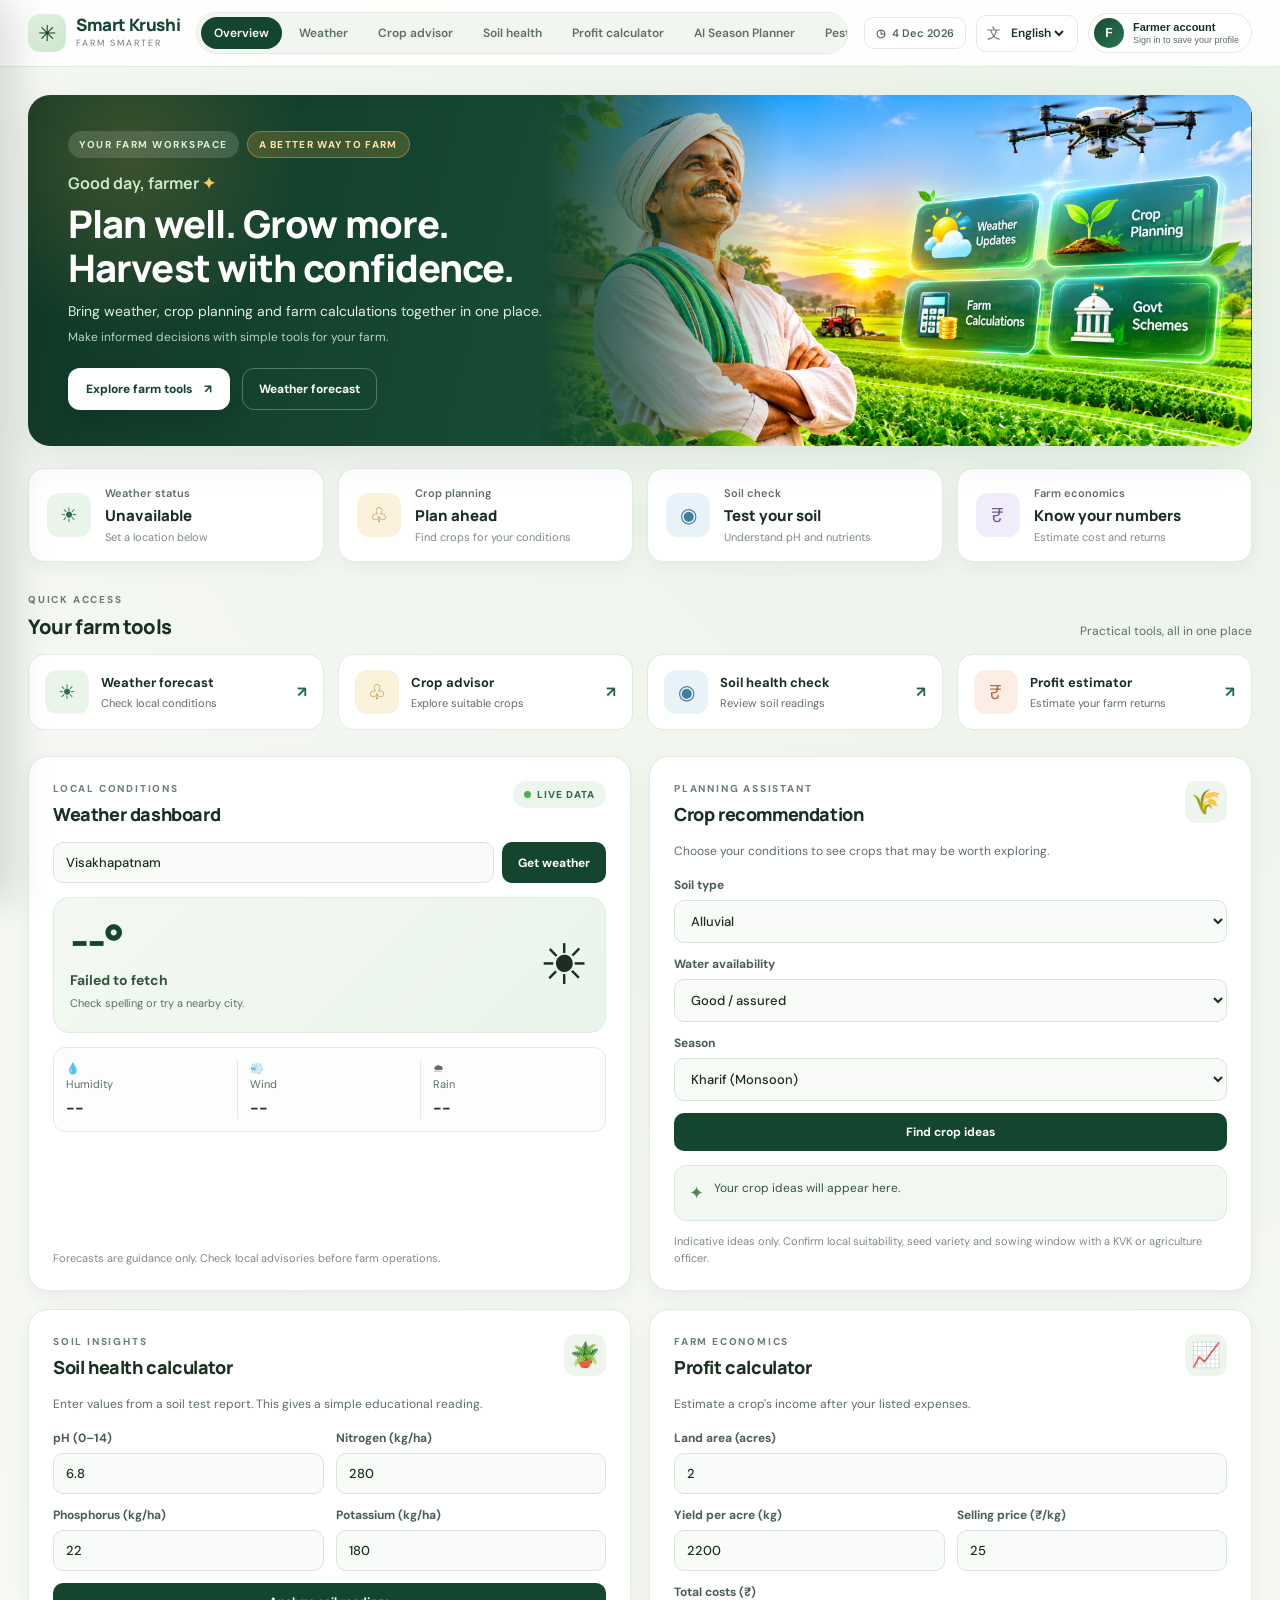
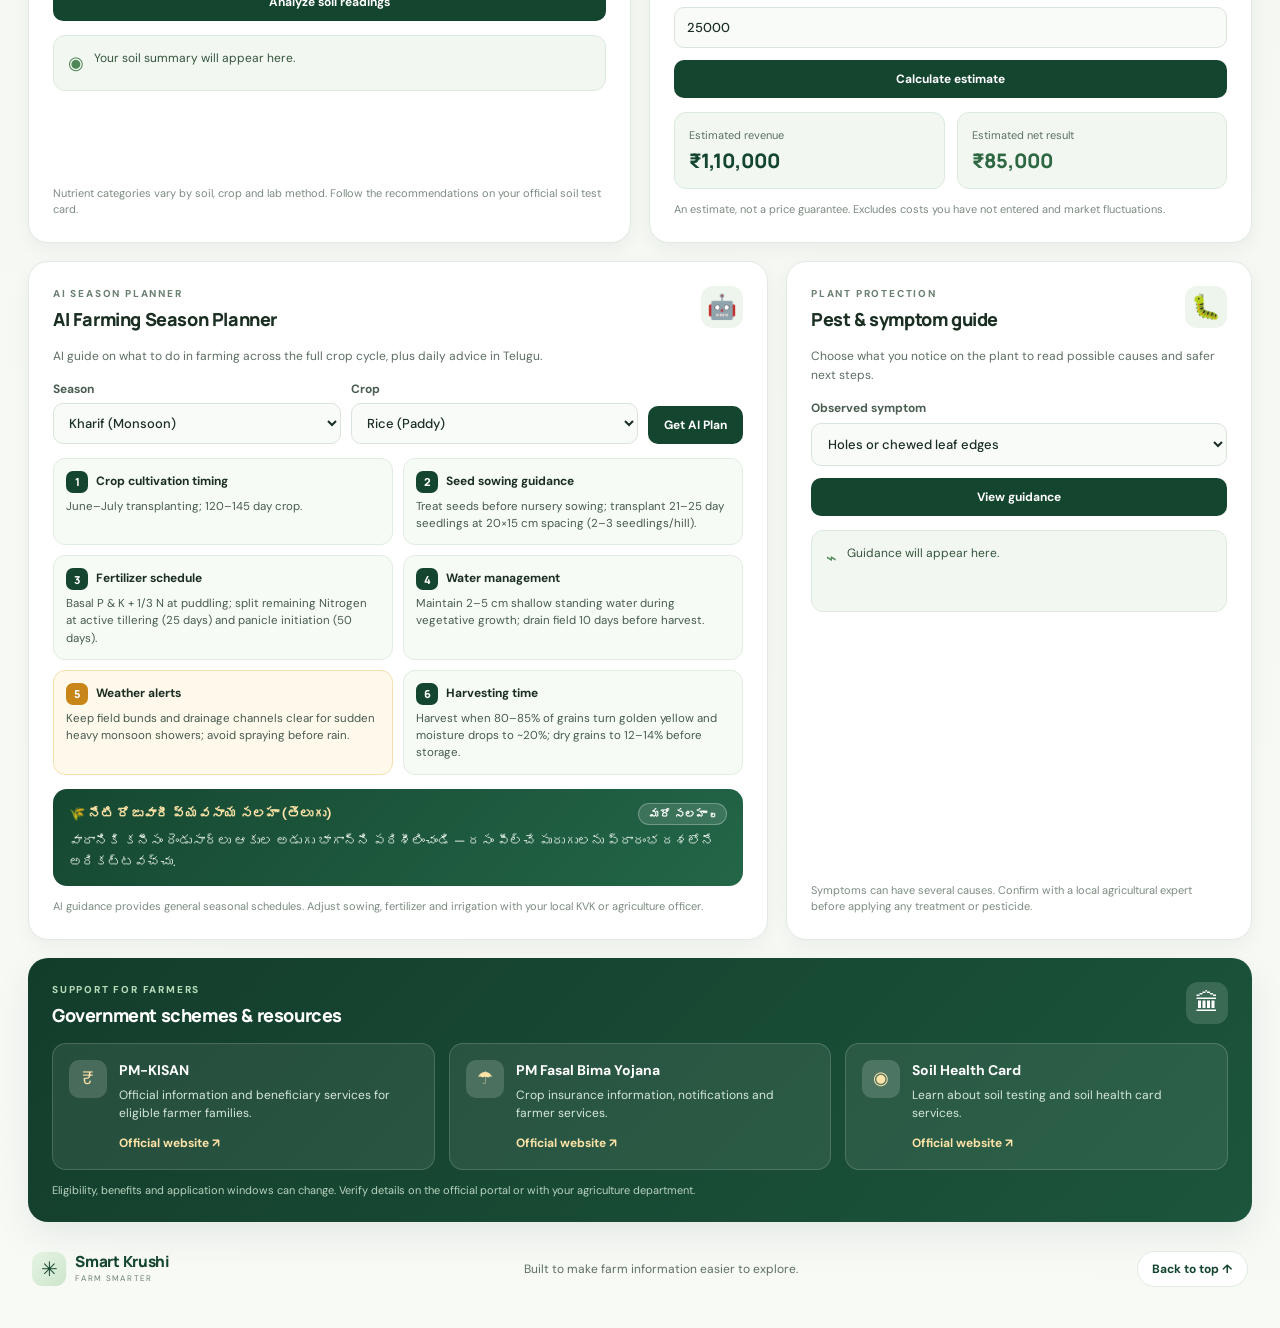
<file: smart-krushi/index.html>
<!DOCTYPE html>
<html lang="en">
<head>
  <meta charset="UTF-8" />
  <meta name="viewport" content="width=device-width, initial-scale=1.0" />
  <meta name="theme-color" content="#14452f" />
  <title>Smart Krushi | Smart Farming Assistant</title>
  <link rel="preconnect" href="https://fonts.googleapis.com">
  <link rel="preconnect" href="https://fonts.gstatic.com" crossorigin>
  <link href="https://fonts.googleapis.com/css2?family=DM+Sans:wght@400;500;600;700;800&family=Manrope:wght@500;600;700;800&display=swap" rel="stylesheet">
  <link rel="stylesheet" href="style.css" />
</head>
<body>
  <div class="site-shell">
    <!-- Top Navigation Bar (Desktop & Tablet) -->
    <header class="topbar">
      <div class="topbar-inner">
        <div class="topbar-left">
          <button class="mobile-menu" id="menuButton" aria-label="Open navigation">☰</button>
          <a class="brand" href="#overview" aria-label="Smart Krushi home">
            <span class="brand-mark">✳</span>
            <span>
              <strong>Smart Krushi</strong>
              <small>FARM SMARTER</small>
            </span>
          </a>
        </div>

        <nav class="top-nav" aria-label="Primary navigation">
          <a class="nav-link active" href="#overview"><span data-i18n="overview">Overview</span></a>
          <a class="nav-link" href="#weather"><span data-i18n="weather">Weather</span></a>
          <a class="nav-link" href="#crops"><span data-i18n="crop">Crop advisor</span></a>
          <a class="nav-link" href="#soil"><span data-i18n="soil">Soil health</span></a>
          <a class="nav-link" href="#profit"><span data-i18n="profit">Profit calculator</span></a>
          <a class="nav-link" href="#season-planner"><span data-i18n="aiPlannerNav">AI Season Planner</span></a>
          <a class="nav-link" href="#pests"><span data-i18n="pests">Pest guide</span></a>
          <a class="nav-link" href="#schemes"><span data-i18n="schemes">Govt. schemes</span></a>
        </nav>

        <div class="top-actions">
          <div class="date-chip"><span>◷</span><span id="todayDate"></span></div>
          <label class="language-picker">
            <span>文</span>
            <select id="languageSelect" aria-label="Select language">
              <option value="en">English</option>
              <option value="te">తెలుగు</option>
              <option value="hi">हिन्दी</option>
            </select>
          </label>
          <button class="account-pill" id="accountTop" aria-label="Account">
            <span class="avatar" id="avatar">F</span>
            <span class="account-pill-text">
              <strong id="accountName">Farmer account</strong>
              <small id="accountStatus">Sign in to save your profile</small>
            </span>
          </button>
        </div>
      </div>
    </header>

    <!-- Slide-out Navigation Drawer (Mobile) -->
    <aside class="sidebar" id="sidebar" aria-label="Mobile navigation">
      <div class="sidebar-header">
        <a class="brand" href="#overview">
          <span class="brand-mark">✳</span>
          <span><strong>Smart Krushi</strong><small>FARM SMARTER</small></span>
        </a>
        <button class="sidebar-close" id="closeSidebar" aria-label="Close navigation">×</button>
      </div>
      <div class="side-label" data-i18n="workspace">WORKSPACE</div>
      <nav class="nav-list">
        <a class="nav-link active" href="#overview"><span>▦</span><span data-i18n="overview">Overview</span></a>
        <a class="nav-link" href="#weather"><span>☀</span><span data-i18n="weather">Weather</span></a>
        <a class="nav-link" href="#crops"><span>♧</span><span data-i18n="crop">Crop advisor</span></a>
        <a class="nav-link" href="#soil"><span>◉</span><span data-i18n="soil">Soil health</span></a>
        <a class="nav-link" href="#season-planner"><span>✦</span><span data-i18n="aiPlannerNav">AI Season Planner</span></a>
        <a class="nav-link" href="#profit"><span>₹</span><span data-i18n="profit">Profit calculator</span></a>
        <a class="nav-link" href="#pests"><span>⌁</span><span data-i18n="pests">Pest guide</span></a>
        <a class="nav-link" href="#schemes"><span>♙</span><span data-i18n="schemes">Govt. schemes</span></a>
      </nav>
      <div class="sidebar-bottom">
        <div class="help-card">
          <span class="help-icon">🌱</span>
          <strong data-i18n="grow">Grow with confidence</strong>
          <p data-i18n="growText">Small steps today can build a healthier harvest tomorrow.</p>
        </div>
        <button class="profile-button" id="accountButton">
          <span class="avatar-badge">♙</span>
          <span class="profile-copy">
            <strong data-i18n="farmerAccount">FARMER ACCOUNT</strong>
            <small data-i18n="login">Login</small>
          </span>
          <span>›</span>
        </button>
      </div>
    </aside>

    <main class="main-content">
      <!-- Showcase Hero Template -->
      <section class="hero-showcase" id="overview">
        <div class="hero-copy">
          <div class="hero-badges">
            <span class="hero-tag" data-i18n="farmWorkspace">YOUR FARM WORKSPACE</span>
            <span class="hero-pill" data-i18n="seasonReady">A BETTER WAY TO FARM</span>
          </div>
          <h1>
            <span data-i18n="goodDay">Good day, farmer</span> <span class="wave">✦</span>
          </h1>
          <h2 class="hero-headline" data-i18n="heroTitle">Plan well. Grow more.<br>Harvest with confidence.</h2>
          <p class="hero-desc" data-i18n="heroText">Bring weather, crop planning and farm calculations together in one place.</p>
          <p class="hero-subdesc" data-i18n="welcomeText">Make informed decisions with simple tools for your farm.</p>

          <div class="hero-actions">
            <a class="hero-cta" href="#crops">
              <span data-i18n="exploreTools">Explore farm tools</span> <b>↗</b>
            </a>
            <a class="hero-secondary-cta" href="#weather">
              <span data-i18n="weatherForecast">Weather forecast</span>
            </a>
          </div>
        </div>

        <div class="hero-media">
          <div class="hero-image-frame">
            <img src="assets/smart-farming-hero.png" alt="Farmer using smart farming tools in a green field">
          </div>
        </div>
      </section>

      <!-- Live Summary Strip -->
      <section class="stat-grid" aria-label="Farm highlights">
        <article class="stat-card">
          <div class="stat-icon green">☀</div>
          <div>
            <span data-i18n="weatherStatus">Weather status</span>
            <strong id="weatherSummary">--</strong>
            <small id="weatherLocation">Set a location below</small>
          </div>
        </article>
        <article class="stat-card">
          <div class="stat-icon gold">♧</div>
          <div>
            <span data-i18n="cropPlanning">Crop planning</span>
            <strong data-i18n="planAhead">Plan ahead</strong>
            <small data-i18n="cropPlanningSub">Find crops for your conditions</small>
          </div>
        </article>
        <article class="stat-card">
          <div class="stat-icon blue">◉</div>
          <div>
            <span data-i18n="soilCheck">Soil check</span>
            <strong data-i18n="testYourSoil">Test your soil</strong>
            <small data-i18n="soilSub">Understand pH and nutrients</small>
          </div>
        </article>
        <article class="stat-card">
          <div class="stat-icon violet">₹</div>
          <div>
            <span data-i18n="farmEconomics">Farm economics</span>
            <strong data-i18n="knowYourNumbers">Know your numbers</strong>
            <small data-i18n="profitSub">Estimate cost and returns</small>
          </div>
        </article>
      </section>

      <!-- Quick Access Bar -->
      <section class="tools-section">
        <div class="section-heading">
          <div>
            <p class="eyebrow" data-i18n="quickAccess">QUICK ACCESS</p>
            <h2 data-i18n="farmTools">Your farm tools</h2>
          </div>
          <span class="section-note" data-i18n="toolsNote">Practical tools, all in one place</span>
        </div>
        <div class="tool-grid">
          <a class="tool-card" href="#weather">
            <span class="tool-icon mint">☀</span>
            <span><strong data-i18n="weatherForecast">Weather forecast</strong><small data-i18n="weatherCardText">Check local conditions</small></span>
            <b>↗</b>
          </a>
          <a class="tool-card" href="#crops">
            <span class="tool-icon lime">♧</span>
            <span><strong data-i18n="cropAdvisor">Crop advisor</strong><small data-i18n="cropCardText">Explore suitable crops</small></span>
            <b>↗</b>
          </a>
          <a class="tool-card" href="#soil">
            <span class="tool-icon sky">◉</span>
            <span><strong data-i18n="soilCalculator">Soil health check</strong><small data-i18n="soilCardText">Review soil readings</small></span>
            <b>↗</b>
          </a>
          <a class="tool-card" href="#profit">
            <span class="tool-icon peach">₹</span>
            <span><strong data-i18n="profitEstimator">Profit estimator</strong><small data-i18n="profitCardText">Estimate your farm returns</small></span>
            <b>↗</b>
          </a>
        </div>
      </section>

      <!-- Section 1: Weather & Crop Advisor -->
      <section class="content-grid">
        <div class="panel weather-panel" id="weather">
          <div class="panel-heading">
            <div>
              <p class="eyebrow" data-i18n="localConditions">LOCAL CONDITIONS</p>
              <h2 data-i18n="weatherDashboard">Weather dashboard</h2>
            </div>
            <span class="live-label"><i></i><span data-i18n="liveData">LIVE DATA</span></span>
          </div>
          <form id="weatherForm" class="inline-form">
            <label class="sr-only" for="weatherCity">City or village</label>
            <input id="weatherCity" placeholder="Enter village or city (e.g. Visakhapatnam)" value="Visakhapatnam" required>
            <button class="primary-button" type="submit" data-i18n="getWeather">Get weather</button>
          </form>
          <div class="weather-display">
            <div>
              <div class="weather-temp" id="weatherTemp">--°</div>
              <div class="weather-condition" id="weatherCondition">Search for a location</div>
              <div class="weather-place" id="weatherPlace">Weather provided by Open-Meteo</div>
            </div>
            <div class="weather-symbol" id="weatherSymbol">☀</div>
          </div>
          <div class="weather-metrics">
            <div><span>💧 <span data-i18n="humidity">Humidity</span></span><strong id="humidityValue">--</strong></div>
            <div><span>💨 <span data-i18n="wind">Wind</span></span><strong id="windValue">--</strong></div>
            <div><span>🌧 <span data-i18n="rain">Rain</span></span><strong id="rainValue">--</strong></div>
          </div>
          <p class="footnote" id="weatherNote" data-i18n="weatherNote">Forecasts are guidance only. Check local advisories before farm operations.</p>
        </div>

        <div class="panel crop-panel" id="crops">
          <div class="panel-heading">
            <div>
              <p class="eyebrow" data-i18n="planningAssistant">PLANNING ASSISTANT</p>
              <h2 data-i18n="cropRecommendation">Crop recommendation</h2>
            </div>
            <span class="panel-emoji">🌾</span>
          </div>
          <p class="muted small" data-i18n="cropIntro">Choose your conditions to see crops that may be worth exploring.</p>
          <form id="cropForm" class="stack-form">
            <label>
              <span data-i18n="soilType">Soil type</span>
              <select id="cropSoil">
                <option value="alluvial">Alluvial</option>
                <option value="black">Black</option>
                <option value="red">Red</option>
                <option value="sandy">Sandy</option>
                <option value="clay">Clay</option>
              </select>
            </label>
            <label>
              <span data-i18n="waterAvailability">Water availability</span>
              <select id="cropWater">
                <option value="high">Good / assured</option>
                <option value="medium">Moderate</option>
                <option value="low">Limited</option>
              </select>
            </label>
            <label>
              <span data-i18n="season">Season</span>
              <select id="cropSeason">
                <option value="kharif">Kharif (Monsoon)</option>
                <option value="rabi">Rabi (Winter)</option>
                <option value="zaid">Zaid (Mar–Jun)</option>
              </select>
            </label>
            <button class="primary-button full" type="submit" data-i18n="findCrops">Find crop ideas</button>
          </form>
          <div id="cropResults" class="result-box" aria-live="polite">
            <span class="result-icon">✦</span>
            <span data-i18n="cropResultHint">Your crop ideas will appear here.</span>
          </div>
          <p class="footnote" data-i18n="cropDisclaimer">Indicative ideas only. Confirm local suitability, seed variety and sowing window with a KVK or agriculture officer.</p>
        </div>
      </section>

      <!-- Section 2: Soil Health & Profit Calculator -->
      <section class="content-grid">
        <div class="panel" id="soil">
          <div class="panel-heading">
            <div>
              <p class="eyebrow" data-i18n="soilInsights">SOIL INSIGHTS</p>
              <h2 data-i18n="soilHealthCalculator">Soil health calculator</h2>
            </div>
            <span class="panel-emoji">🪴</span>
          </div>
          <p class="muted small" data-i18n="soilIntro">Enter values from a soil test report. This gives a simple educational reading.</p>
          <form id="soilForm" class="form-grid">
            <label><span>pH (0–14)</span><input type="number" id="soilPh" min="0" max="14" step="0.1" value="6.8" required></label>
            <label><span>Nitrogen (kg/ha)</span><input type="number" id="soilN" min="0" step="1" value="280" required></label>
            <label><span>Phosphorus (kg/ha)</span><input type="number" id="soilP" min="0" step="1" value="22" required></label>
            <label><span>Potassium (kg/ha)</span><input type="number" id="soilK" min="0" step="1" value="180" required></label>
            <button class="primary-button full span-two" type="submit" data-i18n="analyzeSoil">Analyze soil readings</button>
          </form>
          <div id="soilResult" class="result-box" aria-live="polite">
            <span class="result-icon">◉</span>
            <span data-i18n="soilHint">Your soil summary will appear here.</span>
          </div>
          <p class="footnote" data-i18n="soilDisclaimer">Nutrient categories vary by soil, crop and lab method. Follow the recommendations on your official soil test card.</p>
        </div>

        <div class="panel" id="profit">
          <div class="panel-heading">
            <div>
              <p class="eyebrow" data-i18n="farmEconomicsLabel">FARM ECONOMICS</p>
              <h2 data-i18n="profitCalculator">Profit calculator</h2>
            </div>
            <span class="panel-emoji">📈</span>
          </div>
          <p class="muted small" data-i18n="profitIntro">Estimate a crop's income after your listed expenses.</p>
          <form id="profitForm" class="stack-form">
            <label><span data-i18n="landArea">Land area (acres)</span><input id="farmArea" type="number" min="0.01" step="0.01" value="2" required></label>
            <div class="form-grid compact-grid">
              <label><span data-i18n="yieldPerAcre">Yield per acre (kg)</span><input id="farmYield" type="number" min="0" step="1" value="2200" required></label>
              <label><span data-i18n="pricePerKg">Selling price (₹/kg)</span><input id="farmPrice" type="number" min="0" step="0.01" value="25" required></label>
            </div>
            <label><span data-i18n="totalCosts">Total costs (₹)</span><input id="farmCosts" type="number" min="0" step="1" value="25000" required></label>
            <button class="primary-button full" type="submit" data-i18n="calculateProfit">Calculate estimate</button>
          </form>
          <div class="profit-result">
            <div><span data-i18n="estimatedRevenue">Estimated revenue</span><strong id="revenueValue">₹1,10,000</strong></div>
            <div><span data-i18n="estimatedProfit">Estimated net result</span><strong id="profitValue">₹85,000</strong></div>
          </div>
          <p class="footnote" data-i18n="profitDisclaimer">An estimate, not a price guarantee. Excludes costs you have not entered and market fluctuations.</p>
        </div>
      </section>

      <!-- Section 3: AI Farming Season Planner & Pest Guide -->
      <section class="content-grid planner-row">
        <div class="panel ai-planner-panel" id="season-planner">
          <div class="panel-heading">
            <div>
              <p class="eyebrow" data-i18n="seasonPlanner">AI SEASON PLANNER</p>
              <h2 data-i18n="aiSeasonPlanner">AI Farming Season Planner</h2>
            </div>
            <span class="panel-emoji">🤖</span>
          </div>
          <p class="muted small" data-i18n="aiPlannerIntro">AI guide on what to do in farming across the full crop cycle, plus daily advice in Telugu.</p>

          <form id="aiPlannerForm" class="ai-planner-controls">
            <label>
              <span data-i18n="season">Season</span>
              <select id="aiSeason">
                <option value="kharif">Kharif (Monsoon)</option>
                <option value="rabi">Rabi (Winter)</option>
                <option value="zaid">Zaid (Mar–Jun)</option>
              </select>
            </label>
            <label>
              <span data-i18n="selectCrop">Crop</span>
              <select id="aiCrop">
                <option value="rice">Rice (Paddy)</option>
                <option value="cotton">Cotton</option>
                <option value="groundnut">Groundnut</option>
                <option value="maize">Maize</option>
                <option value="wheat">Wheat</option>
                <option value="chickpea">Chickpea</option>
                <option value="greengram">Green Gram</option>
                <option value="watermelon">Watermelon</option>
              </select>
            </label>
            <button class="primary-button" type="submit" data-i18n="generatePlan">Get AI Plan</button>
          </form>

          <div class="ai-plan-grid" id="aiPlanGrid" aria-live="polite"></div>

          <div class="telugu-advice-box" id="teluguDailyAdvice">
            <div class="telugu-advice-head">
              <strong>🌾 నేటి రోజువారీ వ్యవసాయ సలహా (తెలుగు)</strong>
              <button type="button" class="subtle-text-btn" id="nextTeluguTip">మరో సలహా ↻</button>
            </div>
            <p id="dailyTeluguTip">ఉదయం లేదా సాయంత్రం చల్లని వేళల్లో మాత్రమే నీరు పెట్టండి; మధ్యాహ్నం ఎండలో నీరు పెడితే ఆవిరై వృథా అవుతుంది.</p>
          </div>

          <p class="footnote" data-i18n="aiPlannerDisclaimer">AI guidance provides general seasonal schedules. Adjust sowing, fertilizer and irrigation with your local KVK or agriculture officer.</p>
        </div>

        <div class="panel" id="pests">
          <div class="panel-heading">
            <div>
              <p class="eyebrow" data-i18n="plantProtection">PLANT PROTECTION</p>
              <h2 data-i18n="pestGuide">Pest & symptom guide</h2>
            </div>
            <span class="panel-emoji">🐛</span>
          </div>
          <p class="muted small" data-i18n="pestIntro">Choose what you notice on the plant to read possible causes and safer next steps.</p>
          <label class="field-label" for="pestSelect" data-i18n="observedSymptom">Observed symptom</label>
          <select id="pestSelect" class="wide-select">
            <option value="holes">Holes or chewed leaf edges</option>
            <option value="yellow">Yellowing leaves</option>
            <option value="spots">Brown or black spots</option>
            <option value="curl">Curled or sticky leaves</option>
            <option value="wilt">Sudden wilting</option>
          </select>
          <button class="primary-button full spaced" id="identifyPest" data-i18n="viewGuidance">View guidance</button>
          <div class="result-box pest-result" id="pestResult" aria-live="polite">
            <span class="result-icon">⌁</span>
            <span data-i18n="pestHint">Guidance will appear here.</span>
          </div>
          <p class="footnote" data-i18n="pestDisclaimer">Symptoms can have several causes. Confirm with a local agricultural expert before applying any treatment or pesticide.</p>
        </div>
      </section>

      <!-- Section 4: Featured Government Schemes Band -->
      <section class="panel schemes-panel" id="schemes">
        <div class="panel-heading">
          <div>
            <p class="eyebrow" data-i18n="supportForFarmers">SUPPORT FOR FARMERS</p>
            <h2 data-i18n="governmentSchemes">Government schemes & resources</h2>
          </div>
          <span class="panel-emoji">🏛</span>
        </div>
        <div class="scheme-grid">
          <article class="scheme-card">
            <span class="scheme-symbol">₹</span>
            <div>
              <strong>PM-KISAN</strong>
              <p data-i18n="schemeKisan">Official information and beneficiary services for eligible farmer families.</p>
              <a href="https://pmkisan.gov.in/" target="_blank" rel="noopener">Official website ↗</a>
            </div>
          </article>
          <article class="scheme-card">
            <span class="scheme-symbol">☂</span>
            <div>
              <strong>PM Fasal Bima Yojana</strong>
              <p data-i18n="schemeInsurance">Crop insurance information, notifications and farmer services.</p>
              <a href="https://pmfby.gov.in/" target="_blank" rel="noopener">Official website ↗</a>
            </div>
          </article>
          <article class="scheme-card">
            <span class="scheme-symbol">◉</span>
            <div>
              <strong>Soil Health Card</strong>
              <p data-i18n="schemeSoil">Learn about soil testing and soil health card services.</p>
              <a href="https://soilhealth.dac.gov.in/" target="_blank" rel="noopener">Official website ↗</a>
            </div>
          </article>
        </div>
        <p class="footnote" data-i18n="schemeDisclaimer">Eligibility, benefits and application windows can change. Verify details on the official portal or with your agriculture department.</p>
      </section>

      <footer class="footer">
        <a class="brand footer-brand" href="#overview">
          <span class="brand-mark">✳</span>
          <span><strong>Smart Krushi</strong><small>FARM SMARTER</small></span>
        </a>
        <span data-i18n="footerText">Built to make farm information easier to explore.</span>
        <a class="back-top-btn" href="#overview" data-i18n="backTop">Back to top ↑</a>
      </footer>
    </main>
  </div>

  <!-- Auth Modal -->
  <div class="modal-backdrop" id="authModal" hidden>
    <div class="modal" role="dialog" aria-modal="true" aria-labelledby="authTitle">
      <button class="modal-close" id="closeModal" aria-label="Close">×</button>
      <div class="modal-brand">✳</div>
      <p class="eyebrow" data-i18n="farmerAccount">FARMER ACCOUNT</p>
      <h2 id="authTitle" data-i18n="welcomeBack">Welcome back</h2>
      <p class="muted small" data-i18n="authIntro">Create a local demo profile or sign in on this device.</p>
      <div class="auth-tabs">
        <button class="auth-tab active" data-mode="login" data-i18n="login">Login</button>
        <button class="auth-tab" data-mode="register" data-i18n="register">Register</button>
      </div>
      <form id="authForm" class="stack-form">
        <label id="nameField" hidden>
          <span data-i18n="fullName">Full name</span>
          <input id="authName" autocomplete="name" placeholder="Your name">
        </label>
        <label>
          <span data-i18n="mobileNumber">Mobile number</span>
          <input id="authMobile" type="tel" inputmode="numeric" pattern="[0-9]{10}" maxlength="10" placeholder="10-digit mobile number" required>
        </label>
        <label>
          <span data-i18n="password">Password</span>
          <input id="authPassword" type="password" minlength="4" autocomplete="current-password" placeholder="At least 4 characters" required>
        </label>
        <button class="primary-button full" type="submit" id="authSubmit" data-i18n="login">Login</button>
        <button class="text-button" type="button" id="logoutButton" hidden data-i18n="logout">Log out</button>
      </form>
      <p class="footnote warning-note" data-i18n="authWarning">Demo only: profile details are stored in this browser. Do not use a real password or sensitive personal information. This is not secure production authentication.</p>
      <p class="form-message" id="authMessage" aria-live="polite"></p>
    </div>
  </div>
  <div class="toast" id="toast" role="status" aria-live="polite"></div>
  <script src="script.js"></script>
</body>
</html>
</file>
<file: style.css>
* {
  box-sizing: border-box;
}

:root {
  --green: #123d29;
  --green-mid: #1f5e40;
  --green-deep: #0b281a;
  --leaf: #4d8c4a;
  --gold: #c9922a;
  --gold-soft: #f5d896;
  --ink: #17281e;
  --muted: #58695e;
  --line: #e4e0d5;
  --line-strong: #d3cebf;
  --bg: #f6f4ed;
  --surface: #ffffff;
  --surface-warm: #fcfbf7;
  --soft: #eef4ec;
  --soft-warm: #f4efe2;
  --shadow: 0 18px 42px rgba(15, 44, 28, 0.08);
  --shadow-sm: 0 6px 20px rgba(15, 44, 28, 0.045);
  --shadow-card: 0 1px 2px rgba(15, 44, 28, 0.04), 0 10px 28px rgba(15, 44, 28, 0.05);
  --font-sans: "DM Sans", "Manrope", system-ui, -apple-system, sans-serif;
  --font-display: "Fraunces", Georgia, "Times New Roman", serif;
  --radius-lg: 22px;
  --radius-md: 16px;
  --radius-sm: 11px;
}

html {
  scroll-behavior: smooth;
  scroll-padding-top: 88px;
}

body {
  margin: 0;
  background-color: var(--bg);
  background-image:
    radial-gradient(ellipse 80% 50% at 90% -10%, rgba(201, 146, 42, 0.09), transparent 60%),
    radial-gradient(ellipse 70% 50% at 8% 0%, rgba(77, 140, 74, 0.09), transparent 55%),
    linear-gradient(180deg, #f7f5ef 0%, #f3f1e9 100%);
  color: var(--ink);
  font-family: var(--font-sans);
  font-size: 14px;
  line-height: 1.55;
  -webkit-font-smoothing: antialiased;
}

.site-shell {
  min-height: 100vh;
}

/* Sticky Top Navigation (Classic Editorial + Modern Glass) */
.topbar {
  position: sticky;
  top: 0;
  z-index: 20;
  background: rgba(252, 251, 247, 0.86);
  backdrop-filter: blur(18px);
  -webkit-backdrop-filter: blur(18px);
  border-bottom: 1px solid var(--line);
  box-shadow: 0 1px 0 rgba(255, 255, 255, 0.7), 0 4px 18px rgba(18, 61, 41, 0.03);
}

.topbar-inner {
  max-width: 1360px;
  margin: 0 auto;
  padding: 12px 28px;
  display: flex;
  align-items: center;
  justify-content: space-between;
  gap: 16px;
}

.topbar-left {
  display: flex;
  align-items: center;
  gap: 12px;
  flex-shrink: 0;
}

.brand {
  display: flex;
  align-items: center;
  gap: 11px;
  color: var(--green);
  text-decoration: none;
}

.brand-mark {
  display: grid;
  place-items: center;
  width: 40px;
  height: 40px;
  background: linear-gradient(145deg, #164831 0%, #0f3322 100%);
  border: 1px solid rgba(201, 146, 42, 0.45);
  border-radius: 12px;
  font-size: 20px;
  color: var(--gold-soft);
  box-shadow: 0 4px 12px rgba(18, 61, 41, 0.16);
}

.brand strong {
  display: block;
  font-family: var(--font-display);
  font-weight: 700;
  font-size: 18px;
  letter-spacing: -0.3px;
  line-height: 1.08;
  color: var(--green);
}

.brand small {
  display: block;
  font-size: 9px;
  font-weight: 700;
  letter-spacing: 2.2px;
  color: var(--gold);
  margin-top: 2px;
}

.top-nav {
  display: flex;
  align-items: center;
  gap: 3px;
  background: var(--surface-warm);
  border: 1px solid var(--line);
  padding: 4px;
  border-radius: 999px;
  overflow-x: auto;
  scrollbar-width: none;
  box-shadow: inset 0 1px 2px rgba(18, 61, 41, 0.03);
}

.top-nav::-webkit-scrollbar {
  display: none;
}

.top-nav .nav-link {
  padding: 7px 13px;
  border-radius: 999px;
  text-decoration: none;
  color: var(--muted);
  font-size: 12px;
  font-weight: 600;
  white-space: nowrap;
  transition: background 0.2s ease, color 0.2s ease, box-shadow 0.2s ease;
}

.top-nav .nav-link:hover {
  color: var(--green);
  background: rgba(255, 255, 255, 0.85);
}

.top-nav .nav-link.active {
  background: var(--green);
  color: #ffffff;
  box-shadow: 0 3px 10px rgba(18, 61, 41, 0.22);
}

.top-actions {
  display: flex;
  align-items: center;
  gap: 10px;
  flex-shrink: 0;
}

.date-chip {
  display: flex;
  gap: 6px;
  align-items: center;
  background: var(--surface);
  border: 1px solid var(--line);
  padding: 7px 12px;
  border-radius: 999px;
  color: #4f6356;
  font-size: 11px;
  font-weight: 600;
  font-variant-numeric: tabular-nums;
}

.language-picker {
  display: flex;
  align-items: center;
  gap: 6px;
  background: var(--surface);
  border: 1px solid var(--line);
  border-radius: 999px;
  padding: 7px 11px;
  color: var(--green);
  transition: border-color 0.2s ease;
}

.language-picker:hover {
  border-color: var(--line-strong);
}

.language-picker select {
  border: 0;
  outline: 0;
  background: transparent;
  color: var(--ink);
  font: 600 12px var(--font-sans);
  cursor: pointer;
}

.account-pill {
  display: flex;
  align-items: center;
  gap: 9px;
  border: 1px solid var(--line);
  background: var(--surface);
  border-radius: 999px;
  padding: 4px 13px 4px 5px;
  cursor: pointer;
  color: var(--ink);
  text-align: left;
  transition: border-color 0.2s ease, box-shadow 0.2s ease, transform 0.2s ease;
}

.account-pill:hover {
  border-color: var(--gold);
  box-shadow: var(--shadow-sm);
  transform: translateY(-1px);
}

.avatar {
  display: grid;
  place-items: center;
  width: 31px;
  height: 31px;
  border-radius: 50%;
  background: linear-gradient(135deg, var(--green), var(--green-mid));
  border: 1px solid rgba(201, 146, 42, 0.35);
  color: #ffffff;
  font-weight: 800;
  font-size: 12px;
}

.account-pill-text strong,
.account-pill-text small {
  display: block;
  max-width: 115px;
  overflow: hidden;
  text-overflow: ellipsis;
  white-space: nowrap;
}

.account-pill-text strong {
  font-size: 11px;
  line-height: 1.2;
}

.account-pill-text small {
  font-size: 9.5px;
  color: var(--muted);
}

.mobile-menu {
  display: none;
  width: 38px;
  height: 38px;
  border: 1px solid var(--line);
  background: var(--surface);
  border-radius: 10px;
  color: var(--green);
  font-size: 18px;
  cursor: pointer;
}

/* Mobile Slide-over Drawer */
.sidebar {
  position: fixed;
  inset: 0 auto 0 0;
  width: 280px;
  background: var(--surface-warm);
  border-right: 1px solid var(--line);
  padding: 20px 18px;
  display: flex;
  flex-direction: column;
  z-index: 35;
  transform: translateX(-100%);
  transition: transform 0.28s cubic-bezier(0.22, 1, 0.36, 1);
  box-shadow: 16px 0 42px rgba(15, 44, 28, 0.16);
}

.sidebar.open {
  transform: translateX(0);
}

.sidebar-header {
  display: flex;
  align-items: center;
  justify-content: space-between;
  padding-bottom: 14px;
  border-bottom: 1px solid var(--line);
}

.sidebar-close {
  border: 1px solid var(--line);
  background: var(--surface);
  color: var(--muted);
  border-radius: 8px;
  width: 32px;
  height: 32px;
  font-size: 20px;
  line-height: 1;
  cursor: pointer;
}

.side-label,
.eyebrow {
  font-size: 10px;
  font-weight: 800;
  letter-spacing: 2px;
  color: var(--gold);
  text-transform: uppercase;
}

.side-label {
  margin: 22px 10px 10px;
}

.nav-list {
  display: grid;
  gap: 5px;
}

.nav-list .nav-link {
  display: flex;
  align-items: center;
  gap: 12px;
  padding: 11px 12px;
  border-radius: 11px;
  text-decoration: none;
  color: var(--muted);
  font-weight: 600;
  transition: background 0.2s ease, color 0.2s ease;
}

.nav-list .nav-link > span:first-child {
  width: 20px;
  text-align: center;
  font-size: 16px;
}

.nav-list .nav-link.active,
.nav-list .nav-link:hover {
  background: var(--soft);
  color: var(--green);
}

.sidebar-bottom {
  margin-top: auto;
}

.help-card {
  background: var(--soft-warm);
  border: 1px solid var(--line);
  border-radius: 14px;
  padding: 14px;
  margin-bottom: 14px;
}

.help-icon {
  font-size: 20px;
}

.help-card strong {
  display: block;
  margin: 6px 0 4px;
  color: var(--green);
  font-size: 12.5px;
}

.help-card p {
  font-size: 11.5px;
  color: var(--muted);
  margin: 0;
}

.profile-button {
  width: 100%;
  border: 0;
  border-top: 1px solid var(--line);
  background: transparent;
  padding: 12px 4px 0;
  display: flex;
  align-items: center;
  gap: 10px;
  text-align: left;
  cursor: pointer;
  color: var(--ink);
}

.avatar-badge {
  display: grid;
  place-items: center;
  width: 34px;
  height: 34px;
  border-radius: 50%;
  background: var(--soft);
  border: 1px solid var(--line);
  color: var(--green);
  font-weight: 800;
}

.profile-copy {
  flex: 1;
  min-width: 0;
}

.profile-copy strong,
.profile-copy small {
  display: block;
}

.profile-copy strong {
  font-size: 11px;
}

.profile-copy small {
  font-size: 10px;
  color: var(--muted);
}

/* Main Content Container */
.main-content {
  max-width: 1240px;
  margin: 0 auto;
  padding: 24px 22px 34px;
}

/* Landscape Hero Banner (Editorial Classic + Modern Frame) */
.hero-showcase {
  display: flex;
  align-items: center;
  min-height: 360px;
  background: linear-gradient(112deg, var(--green-deep) 0%, var(--green) 48%, #1d573a 100%);
  border: 1px solid rgba(201, 146, 42, 0.25);
  border-radius: var(--radius-lg);
  padding: 40px 44px;
  color: #ffffff;
  box-shadow: 0 24px 54px rgba(12, 40, 26, 0.16);
  margin-bottom: 24px;
  position: relative;
  overflow: hidden;
}

.hero-showcase::before {
  content: "";
  position: absolute;
  width: 420px;
  height: 420px;
  border-radius: 50%;
  background: radial-gradient(circle, rgba(229, 169, 60, 0.18), transparent 68%);
  top: -150px;
  left: -90px;
  pointer-events: none;
  z-index: 1;
}

.hero-showcase::after {
  content: "";
  position: absolute;
  inset: 10px;
  border-radius: calc(var(--radius-lg) - 6px);
  border: 1px solid rgba(255, 255, 255, 0.08);
  pointer-events: none;
  z-index: 2;
}

.hero-copy {
  position: relative;
  z-index: 3;
  max-width: 48%;
}

.hero-badges {
  display: flex;
  flex-wrap: wrap;
  gap: 8px;
  margin-bottom: 16px;
}

.hero-tag {
  display: inline-flex;
  align-items: center;
  padding: 5px 12px;
  border-radius: 999px;
  background: rgba(255, 255, 255, 0.1);
  border: 1px solid rgba(255, 255, 255, 0.16);
  font-size: 10px;
  letter-spacing: 1.6px;
  font-weight: 700;
  color: #e4f2e4;
}

.hero-pill {
  display: inline-flex;
  align-items: center;
  padding: 5px 12px;
  border-radius: 999px;
  background: rgba(201, 146, 42, 0.2);
  border: 1px solid rgba(245, 216, 150, 0.45);
  font-size: 10px;
  letter-spacing: 1.4px;
  font-weight: 700;
  color: var(--gold-soft);
}

.hero-copy h1 {
  margin: 0 0 8px;
  font: 600 15px var(--font-sans);
  letter-spacing: 0.2px;
  color: #d3ead4;
}

.wave {
  color: var(--gold-soft);
}

.hero-headline {
  font-family: var(--font-display);
  font-weight: 600;
  font-size: clamp(28px, 3.2vw, 42px);
  line-height: 1.12;
  letter-spacing: -0.6px;
  margin: 0 0 14px;
  color: #ffffff;
}

.hero-desc {
  margin: 0 0 6px;
  color: #e6f0e7;
  font-size: 14.5px;
  max-width: 470px;
}

.hero-subdesc {
  margin: 0 0 24px;
  color: #b9d2c0;
  font-size: 12.5px;
  max-width: 450px;
}

.hero-actions {
  display: flex;
  flex-wrap: wrap;
  gap: 12px;
  align-items: center;
}

.hero-cta {
  display: inline-flex;
  gap: 10px;
  align-items: center;
  padding: 12px 20px;
  border-radius: 12px;
  background: linear-gradient(180deg, #ffffff 0%, #f6f4ec 100%);
  color: var(--green);
  font-weight: 800;
  font-size: 12.5px;
  text-decoration: none;
  box-shadow: 0 10px 24px rgba(7, 25, 16, 0.24);
  transition: transform 0.2s ease, box-shadow 0.2s ease, background 0.2s ease;
}

.hero-cta:hover {
  transform: translateY(-2px);
  box-shadow: 0 14px 28px rgba(7, 25, 16, 0.3);
}

.hero-secondary-cta {
  display: inline-flex;
  align-items: center;
  padding: 11px 18px;
  border-radius: 12px;
  background: rgba(255, 255, 255, 0.08);
  border: 1px solid rgba(255, 255, 255, 0.28);
  backdrop-filter: blur(8px);
  color: #ffffff;
  font-weight: 700;
  font-size: 12.5px;
  text-decoration: none;
  transition: background 0.2s ease, border-color 0.2s ease;
}

.hero-secondary-cta:hover {
  background: rgba(255, 255, 255, 0.16);
  border-color: rgba(255, 255, 255, 0.45);
}

.hero-media {
  position: absolute;
  right: 0;
  top: 0;
  width: 58%;
  height: 100%;
  z-index: 1;
  overflow: hidden;
}

.hero-media::after {
  content: "";
  position: absolute;
  inset: 0;
  background: linear-gradient(90deg, #123d29 0%, rgba(18, 61, 41, 0.72) 16%, rgba(18, 61, 41, 0) 40%);
  pointer-events: none;
}

.hero-image-frame {
  width: 100%;
  height: 100%;
  overflow: hidden;
  background: var(--green);
}

.hero-image-frame img {
  width: 100%;
  height: 100%;
  display: block;
  object-fit: cover;
  object-position: center;
  transition: transform 0.6s ease;
}

.hero-showcase:hover .hero-image-frame img {
  transform: scale(1.02);
}

.tool-icon {
  flex: none;
  display: grid;
  place-items: center;
  border-radius: 12px;
  width: 44px;
  height: 44px;
  font-size: 20px;
  border: 1px solid rgba(18, 61, 41, 0.08);
}

.green,
.mint {
  background: #eaf4e8;
  color: #28643c;
}

.gold,
.lime {
  background: #fbf1da;
  color: #a47316;
}

.blue,
.sky {
  background: #e9f2f7;
  color: #356e8c;
}

.violet {
  background: #f2edf9;
  color: #665093;
}

.peach {
  background: #fceee6;
  color: #b75c34;
}

/* Quick Access Tools */
.tools-section {
  margin-bottom: 28px;
}

.section-heading {
  display: flex;
  justify-content: space-between;
  align-items: flex-end;
  margin-bottom: 14px;
  padding-bottom: 10px;
  border-bottom: 1px solid var(--line);
}

.eyebrow {
  margin: 0 0 5px;
}

.section-heading h2,
.panel h2 {
  font-family: var(--font-display);
  font-weight: 600;
  font-size: 22px;
  letter-spacing: -0.35px;
  margin: 0;
  color: var(--ink);
}

.section-note {
  font-size: 12px;
  color: var(--muted);
  font-style: italic;
}

.tool-grid {
  display: grid;
  grid-template-columns: repeat(3, 1fr);
  gap: 14px;
}

.weather-standalone {
  margin: 0;
  padding: 18px;
}

.dashboard-split-grid {
  display: grid;
  grid-template-columns: minmax(0, 0.75fr) minmax(0, 1.25fr);
  gap: 16px;
  align-items: start;
  margin-bottom: 20px;
}

.tool-card {
  display: flex;
  align-items: center;
  gap: 12px;
  padding: 15px 16px;
  background: var(--surface);
  border: 1px solid var(--line);
  border-radius: var(--radius-md);
  text-decoration: none;
  color: var(--ink);
  box-shadow: var(--shadow-sm);
  transition: transform 0.22s ease, box-shadow 0.22s ease, border-color 0.22s ease;
}

.tool-card:hover {
  transform: translateY(-3px);
  box-shadow: var(--shadow);
  border-color: rgba(201, 146, 42, 0.55);
}

.tool-card > span:nth-child(2) {
  flex: 1;
  min-width: 0;
}

.tool-card strong,
.tool-card small {
  display: block;
  white-space: nowrap;
  overflow: hidden;
  text-overflow: ellipsis;
}

.tool-card strong {
  font-size: 13.5px;
  font-weight: 700;
}

.tool-card small {
  font-size: 11px;
  color: var(--muted);
  margin-top: 2px;
}

.tool-card > b {
  color: var(--green-mid);
  font-size: 15px;
  transition: transform 0.2s ease;
}

.tool-card:hover > b {
  transform: translate(2px, -2px);
  color: var(--gold);
}

/* Main Content Panels */
.content-grid {
  display: grid;
  grid-template-columns: 1fr 1fr;
  gap: 20px;
  margin-bottom: 20px;
  align-items: stretch;
}

.panel {
  background: linear-gradient(180deg, #ffffff 0%, var(--surface-warm) 100%);
  border: 1px solid var(--line);
  border-radius: 20px;
  padding: 20px;
  min-width: 0;
  box-shadow: var(--shadow-card);
  scroll-margin-top: 90px;
  display: flex;
  flex-direction: column;
  transition: border-color 0.2s ease, box-shadow 0.2s ease;
}

.panel:hover {
  border-color: var(--line-strong);
}

.panel-heading {
  display: flex;
  align-items: flex-start;
  justify-content: space-between;
  gap: 12px;
  margin-bottom: 16px;
  padding-bottom: 14px;
  border-bottom: 1px solid var(--line);
}

.panel-heading h2 {
  font-size: 20px;
}

.live-label {
  display: inline-flex;
  align-items: center;
  gap: 7px;
  background: #eaf5eb;
  border: 1px solid #cce3ce;
  color: #256138;
  border-radius: 999px;
  padding: 6px 12px;
  font-size: 10px;
  font-weight: 800;
  letter-spacing: 1px;
  flex-shrink: 0;
}

.live-label i {
  width: 7px;
  height: 7px;
  background: #3fa34d;
  border-radius: 50%;
  box-shadow: 0 0 0 3px rgba(63, 163, 77, 0.22);
  animation: pulseLive 2.2s ease-in-out infinite;
}

@keyframes pulseLive {
  0%, 100% {
    box-shadow: 0 0 0 2px rgba(63, 163, 77, 0.25);
  }
  50% {
    box-shadow: 0 0 0 5px rgba(63, 163, 77, 0.08);
  }
}

.panel-emoji {
  font-size: 22px;
  width: 42px;
  height: 42px;
  display: grid;
  place-items: center;
  background: var(--soft-warm);
  border: 1px solid var(--line);
  border-radius: 12px;
  flex-shrink: 0;
}

.muted {
  color: var(--muted);
  margin: 0;
  line-height: 1.6;
}

.small {
  font-size: 12.5px;
}

.inline-form {
  display: flex;
  gap: 8px;
}

.inline-form input,
.stack-form input,
.stack-form select,
.form-grid input,
.wide-select {
  width: 100%;
  border: 1px solid var(--line-strong);
  background: #ffffff;
  border-radius: var(--radius-sm);
  padding: 11px 13px;
  outline: 0;
  color: var(--ink);
  font: 500 13px var(--font-sans);
  min-width: 0;
  transition: border-color 0.2s ease, box-shadow 0.2s ease, background 0.2s ease;
}

.inline-form input:focus,
.stack-form input:focus,
.stack-form select:focus,
.form-grid input:focus,
.wide-select:focus {
  border-color: var(--green-mid);
  background: #ffffff;
  box-shadow: 0 0 0 3px rgba(31, 94, 64, 0.12);
}

.primary-button {
  border: 1px solid rgba(255, 255, 255, 0.08);
  background: linear-gradient(180deg, var(--green-mid) 0%, var(--green) 100%);
  color: #ffffff;
  border-radius: var(--radius-sm);
  padding: 11px 18px;
  font: 700 12.5px var(--font-sans);
  letter-spacing: 0.1px;
  cursor: pointer;
  white-space: nowrap;
  box-shadow: 0 6px 16px rgba(18, 61, 41, 0.18);
  transition: transform 0.2s ease, box-shadow 0.2s ease, filter 0.2s ease;
}

.primary-button:hover {
  filter: brightness(1.06);
  transform: translateY(-1px);
  box-shadow: 0 10px 22px rgba(18, 61, 41, 0.24);
}

.primary-button:active {
  transform: translateY(0);
}

.full {
  width: 100%;
}

/* Weather Widget */
.weather-display {
  display: flex;
  justify-content: space-between;
  align-items: center;
  padding: 15px 17px;
  margin: 10px 0;
  border-radius: var(--radius-md);
  background: linear-gradient(135deg, #f1f7ef 0%, #e7f2e7 55%, #f5f2e6 100%);
  border: 1px solid #d7e5d6;
}

.weather-temp {
  font: 700 40px var(--font-display);
  font-variant-numeric: tabular-nums;
  color: var(--green);
  letter-spacing: -1.5px;
  line-height: 1;
}

.weather-condition {
  font-size: 14.5px;
  font-weight: 700;
  color: #2d4c39;
  margin-top: 7px;
}

.weather-place {
  font-size: 11.5px;
  color: var(--muted);
  margin-top: 4px;
}

.weather-symbol {
  font-size: 46px;
  line-height: 1;
  filter: drop-shadow(0 6px 12px rgba(18, 61, 41, 0.1));
}

.weather-metrics {
  display: grid;
  grid-template-columns: repeat(3, 1fr);
  border: 1px solid var(--line);
  border-radius: 13px;
  padding: 9px 0;
  background: #ffffff;
}

.weather-metrics div {
  padding: 0 14px;
  border-right: 1px solid var(--line);
}

.weather-metrics div:last-child {
  border: 0;
}

.weather-metrics span {
  display: block;
  font-size: 11px;
  color: var(--muted);
}

.weather-metrics strong {
  display: block;
  font-size: 15px;
  font-variant-numeric: tabular-nums;
  color: var(--ink);
  margin-top: 4px;
}

.footnote {
  font-size: 11px;
  color: #77867c;
  line-height: 1.5;
  margin: auto 0 0;
  padding-top: 14px;
}

/* Forms & Results */
.stack-form {
  display: grid;
  gap: 12px;
  margin-top: 14px;
}

.stack-form label,
.form-grid label {
  display: grid;
  gap: 6px;
  color: #46584d;
  font-size: 12px;
  font-weight: 700;
}

.stack-form select {
  appearance: auto;
}

.form-grid {
  display: grid;
  grid-template-columns: 1fr 1fr;
  gap: 12px;
  margin-top: 14px;
}

.compact-grid {
  margin-top: 0;
}

.span-two {
  grid-column: 1 / -1;
}

.result-box {
  display: flex;
  gap: 11px;
  align-items: flex-start;
  background: var(--soft);
  border: 1px solid #d5e5d5;
  border-left: 3px solid var(--green-mid);
  border-radius: 12px;
  padding: 14px 15px;
  margin-top: 14px;
  color: #2f4e39;
  font-size: 12.5px;
  line-height: 1.6;
  min-height: 52px;
}

.result-icon {
  font-size: 18px;
  color: var(--green-mid);
  flex-shrink: 0;
}

.result-box strong {
  color: var(--green);
}

.result-box ul {
  margin: 6px 0 0;
  padding-left: 18px;
}

.result-box li {
  margin: 4px 0;
}

.profit-result {
  display: grid;
  grid-template-columns: 1fr 1fr;
  gap: 12px;
  margin-top: 14px;
}

.profit-result div {
  padding: 15px;
  border-radius: 13px;
  background: var(--soft);
  border: 1px solid #d5e5d5;
  border-top: 3px solid var(--gold);
}

.profit-result span {
  display: block;
  font-size: 11px;
  font-weight: 600;
  color: var(--muted);
}

.profit-result strong {
  display: block;
  font-family: var(--font-display);
  font-weight: 700;
  font-size: 22px;
  font-variant-numeric: tabular-nums;
  color: var(--green);
  margin-top: 5px;
  overflow-wrap: anywhere;
}

/* AI Farming Season Planner */
.planner-row {
  grid-template-columns: 1.35fr 0.85fr;
}

.ai-planner-controls {
  display: grid;
  grid-template-columns: repeat(2, minmax(0, 1fr));
  gap: 10px;
  align-items: end;
  margin-top: 14px;
}

.ai-planner-controls button {
  grid-column: 1 / -1;
}

.ai-plan-context {
  margin: 12px 0 0;
  padding: 9px 11px;
  border: 1px solid var(--line);
  border-radius: 10px;
  background: #f7faf6;
  color: #526357;
  font-size: 11px;
  line-height: 1.5;
}

.ai-planner-controls label {
  display: grid;
  gap: 5px;
  color: #46584d;
  font-size: 12px;
  font-weight: 700;
}

.ai-planner-controls select {
  width: 100%;
  border: 1px solid var(--line-strong);
  background: #ffffff;
  border-radius: var(--radius-sm);
  padding: 10px 11px;
  outline: 0;
  color: var(--ink);
  font: 500 13px var(--font-sans);
  appearance: auto;
}

.ai-planner-controls select:focus {
  border-color: var(--green-mid);
  background: #ffffff;
  box-shadow: 0 0 0 3px rgba(31, 94, 64, 0.12);
}

.ai-plan-grid {
  display: grid;
  grid-template-columns: repeat(2, 1fr);
  gap: 11px;
  margin-top: 14px;
}

.ai-plan-card {
  background: #ffffff;
  border: 1px solid var(--line);
  border-radius: 13px;
  padding: 13px;
  transition: border-color 0.2s ease, transform 0.2s ease;
}

.ai-plan-card:hover {
  border-color: #c5dac7;
  transform: translateY(-1px);
}

.ai-plan-card.alert-card {
  background: #fffaf0;
  border-color: #ecd39c;
}

.ai-plan-head {
  display: flex;
  align-items: center;
  gap: 8px;
  margin-bottom: 6px;
}

.ai-step-num {
  display: inline-grid;
  place-items: center;
  width: 23px;
  height: 23px;
  border-radius: 7px;
  background: var(--green);
  color: #ffffff;
  font: 800 11px var(--font-sans);
  font-variant-numeric: tabular-nums;
  flex-shrink: 0;
}

.ai-plan-card.alert-card .ai-step-num {
  background: var(--gold);
}

.ai-plan-head strong {
  font-size: 12.5px;
  color: var(--ink);
  line-height: 1.3;
}

.ai-plan-card p {
  margin: 0;
  font-size: 11.5px;
  line-height: 1.55;
  color: #465b4d;
}

.telugu-advice-box {
  margin-top: 14px;
  background: linear-gradient(135deg, var(--green-deep) 0%, var(--green) 58%, var(--green-mid) 100%);
  border: 1px solid rgba(201, 146, 42, 0.35);
  color: #ffffff;
  border-radius: 15px;
  padding: 15px 17px;
  box-shadow: 0 10px 24px rgba(15, 44, 28, 0.14);
}

.telugu-advice-head {
  display: flex;
  justify-content: space-between;
  align-items: center;
  gap: 10px;
  margin-bottom: 7px;
}

.telugu-advice-head strong {
  font-size: 13px;
  color: var(--gold-soft);
}

.subtle-text-btn {
  border: 1px solid rgba(245, 216, 150, 0.35);
  background: rgba(255, 255, 255, 0.1);
  color: #ffffff;
  border-radius: 999px;
  padding: 5px 11px;
  font-size: 11px;
  font-weight: 700;
  cursor: pointer;
  white-space: nowrap;
  transition: background 0.2s ease;
}

.subtle-text-btn:hover {
  background: rgba(255, 255, 255, 0.2);
}

.telugu-advice-box p {
  margin: 0;
  font-size: 13px;
  line-height: 1.65;
  color: #eef7ef;
}

/* Pest Guide */
.field-label {
  display: block;
  color: #46584d;
  font-size: 12px;
  font-weight: 700;
  margin: 14px 0 6px;
}

.wide-select {
  appearance: auto;
}

.spaced {
  margin-top: 12px;
}

.pest-result {
  display: block;
  min-height: 82px;
}

.visually-hidden {
  position: absolute;
  width: 1px;
  height: 1px;
  padding: 0;
  margin: -1px;
  overflow: hidden;
  clip: rect(0, 0, 0, 0);
  white-space: nowrap;
  border: 0;
}

.plant-image-actions {
  display: flex;
  flex-wrap: wrap;
  gap: 10px;
  margin-top: 14px;
}

.plant-image-button {
  display: inline-flex;
  align-items: center;
  justify-content: center;
  min-height: 42px;
  padding: 0 16px;
  border: 1px solid var(--green);
  border-radius: var(--radius-sm);
  background: linear-gradient(180deg, var(--green-mid) 0%, var(--green) 100%);
  color: #ffffff;
  font-size: 13px;
  font-weight: 700;
  cursor: pointer;
  box-shadow: 0 5px 14px rgba(18, 61, 41, 0.16);
  transition: transform 0.2s ease, filter 0.2s ease, background 0.2s ease;
}

.plant-image-button.secondary {
  background: #ffffff;
  color: var(--green);
  border-color: var(--line-strong);
  box-shadow: none;
}

.plant-image-button:hover,
.plant-image-button:focus-visible {
  transform: translateY(-1px);
  filter: brightness(0.97);
  outline: 3px solid rgba(31, 94, 64, 0.18);
  outline-offset: 2px;
}

.plant-image-button.secondary:hover {
  border-color: var(--green);
  background: var(--soft);
}

.plant-image-preview {
  display: flex;
  align-items: flex-start;
  gap: 12px;
  margin-top: 14px;
}

.plant-image-preview[hidden] {
  display: none;
}

.plant-image-preview img {
  width: min(180px, 45%);
  max-height: 180px;
  object-fit: cover;
  border: 1px solid var(--line-strong);
  border-radius: 12px;
  box-shadow: var(--shadow-sm);
}

.text-button {
  padding: 7px 0;
  border: 0;
  background: transparent;
  color: var(--green-mid);
  font: inherit;
  font-size: 12px;
  font-weight: 700;
  cursor: pointer;
}

.text-button:hover {
  color: var(--green);
  text-decoration: underline;
}

.pest-result.is-loading {
  opacity: 0.72;
}

.pest-status {
  margin: 0;
}

.pest-demo-notice {
  display: grid;
  gap: 4px;
  padding: 10px 12px;
  margin-bottom: 12px;
  border: 1px solid #ead9ad;
  border-radius: 10px;
  background: #fffaf0;
  color: #6d5725;
  font-size: 11.5px;
  line-height: 1.5;
}

.pest-demo-notice strong {
  display: inline-block;
  width: fit-content;
  padding: 2px 7px;
  border-radius: 999px;
  background: #f5e6bf;
  color: #7a5812;
  font-size: 9.5px;
  font-weight: 800;
  letter-spacing: 0.9px;
}

.soil-micro-details {
  border: 1px solid var(--line);
  border-radius: 10px;
  background: #f8fbf8;
  padding: 9px 12px;
}

.soil-micro-details summary {
  cursor: pointer;
  color: var(--green);
  font-size: 12px;
  font-weight: 700;
}

.soil-micro-grid {
  margin-top: 10px;
  grid-template-columns: repeat(3, 1fr);
}

.soil-result-box {
  display: block;
}

.soil-report {
  display: grid;
  gap: 11px;
}

.soil-report-head {
  display: flex;
  justify-content: space-between;
  align-items: center;
  gap: 10px;
}

.soil-report-head strong {
  display: block;
  font-size: 13px;
}

.soil-report-head span {
  font-size: 11.5px;
  color: var(--muted);
}

.soil-score-pill {
  padding: 5px 11px;
  border-radius: 999px;
  background: var(--green);
  color: #ffffff !important;
  font-weight: 800;
  font-size: 12px;
  white-space: nowrap;
}

.soil-param-grid {
  display: grid;
  grid-template-columns: repeat(4, minmax(0, 1fr));
  gap: 7px;
}

.soil-chip {
  padding: 7px 8px;
  border-radius: 9px;
  border: 1px solid var(--line);
  background: #ffffff;
  text-align: left;
}

.soil-chip b {
  display: block;
  font-size: 10px;
  color: var(--muted);
}

.soil-chip span {
  display: block;
  font-size: 12.5px;
  font-weight: 800;
  color: var(--ink);
  margin: 1px 0;
}

.soil-chip small {
  display: block;
  font-size: 10px;
  font-weight: 700;
}

.soil-chip.is-ok {
  border-color: #cde3ce;
  background: #f4faf4;
}

.soil-chip.is-ok small {
  color: #256138;
}

.soil-chip.is-high {
  border-color: #c7dceb;
  background: #f3f8fc;
}

.soil-chip.is-high small {
  color: #2c6282;
}

.soil-chip.is-warn,
.soil-chip.is-low {
  border-color: #ecd39c;
  background: #fffaf0;
}

.soil-chip.is-warn small,
.soil-chip.is-low small {
  color: #966111;
}

.soil-fert-box {
  background: #ffffff;
  border: 1px solid #d5e5d5;
  border-radius: 10px;
  padding: 10px 12px;
}

.soil-fert-box > strong {
  display: block;
  font-size: 11.5px;
  margin-bottom: 8px;
}

.soil-fert-row {
  display: grid;
  grid-template-columns: repeat(3, 1fr);
  gap: 8px;
}

.soil-fert-row div {
  background: var(--soft);
  border-radius: 8px;
  padding: 7px 9px;
}

.soil-fert-row span {
  display: block;
  font-size: 10.5px;
  color: var(--muted);
}

.soil-fert-row b {
  display: block;
  font-size: 14px;
  color: var(--green);
}

.soil-advice-list {
  margin: 0;
  padding-left: 17px;
  font-size: 11.5px;
}

.soil-portal-bar {
  display: flex;
  flex-wrap: wrap;
  align-items: center;
  justify-content: space-between;
  gap: 8px;
  margin-top: 12px;
  padding: 10px 12px;
  border: 1px solid var(--line);
  border-radius: 10px;
  background: #f9fbf8;
}

.soil-portal-link {
  color: var(--green-mid);
  font-size: 12px;
  font-weight: 800;
  text-decoration: none;
  white-space: nowrap;
}

.soil-portal-link:hover {
  color: var(--green);
  text-decoration: underline;
}

@media (max-width: 580px) {
  .soil-micro-grid,
  .soil-fert-row {
    grid-template-columns: 1fr 1fr;
  }

  .soil-param-grid {
    grid-template-columns: repeat(3, minmax(0, 1fr));
  }
}

.pest-result-section + .pest-result-section {
  margin-top: 14px;
  padding-top: 12px;
  border-top: 1px solid #d5e5d5;
}

.pest-result-section h3 {
  margin: 0;
  color: var(--green);
  font-size: 13px;
}

.pest-result-section p {
  margin: 4px 0 0;
}

.pest-result-section ul {
  margin: 5px 0 0;
}

.market-panel {
  margin: 0;
  padding: 18px;
}

.drone-panel {
  margin-bottom: 20px;
}

.drone-feature-grid {
  display: grid;
  grid-template-columns: repeat(3, minmax(0, 1fr));
  gap: 12px;
  margin-top: 12px;
}

.drone-feature-card {
  padding: 14px;
  border: 1px solid var(--line);
  border-radius: 13px;
  background: #fff;
}

.drone-feature-icon {
  display: grid;
  width: 34px;
  height: 34px;
  place-items: center;
  margin-bottom: 9px;
  border-radius: 10px;
  background: var(--soft);
  color: var(--green-mid);
  font-size: 17px;
  font-weight: 800;
}

.drone-feature-card h3 {
  margin: 0 0 5px;
  color: var(--green);
  font-size: 13px;
  line-height: 1.35;
}

.drone-feature-card p {
  margin: 0;
  color: var(--muted);
  font-size: 11.5px;
  line-height: 1.55;
}

.drone-notice {
  margin-top: 14px;
  padding: 11px 13px;
  border: 1px solid #ead9ad;
  border-radius: 11px;
  background: #fffaf0;
  color: #6d5725;
  font-size: 11.5px;
  line-height: 1.6;
}

.drone-guide-link {
  align-self: flex-start;
  margin-top: 12px;
  color: var(--green-mid);
  font-size: 12px;
  font-weight: 800;
  text-decoration: none;
}

.drone-guide-link:hover {
  text-decoration: underline;
}

.machinery-panel {
  margin-bottom: 20px;
}

.machinery-grid {
  display: grid;
  grid-template-columns: repeat(3, minmax(0, 1fr));
  gap: 12px;
  margin-top: 12px;
}

.machinery-card {
  position: relative;
  display: flex;
  min-height: 190px;
  flex-direction: column;
  align-items: flex-start;
  padding: 14px;
  border: 1px solid var(--line);
  border-radius: 13px;
  background: #fff;
}

.machinery-icon {
  display: grid;
  width: 34px;
  height: 34px;
  place-items: center;
  margin-bottom: 9px;
  border-radius: 10px;
  background: var(--soft);
  color: var(--green-mid);
  font-size: 17px;
  font-weight: 800;
}

.machinery-card h3 {
  margin: 0 0 5px;
  color: var(--green);
  font-size: 13px;
  line-height: 1.35;
}

.machinery-card p {
  margin: 0 0 12px;
  color: var(--muted);
  font-size: 11.5px;
  line-height: 1.55;
}

.machinery-stage {
  margin-top: auto;
  padding: 4px 8px;
  border-radius: 999px;
  background: #f0f5ee;
  color: var(--green-mid);
  font-size: 10px;
  font-weight: 700;
}

.machinery-notice {
  margin-top: 14px;
  padding: 11px 13px;
  border: 1px solid #dceadd;
  border-radius: 11px;
  background: #f6faf5;
  color: #485c4c;
  font-size: 11.5px;
  line-height: 1.6;
}

.market-filters {
  display: grid;
  grid-template-columns: minmax(180px, 1fr) minmax(180px, 1fr) auto;
  gap: 12px;
  align-items: end;
  margin-top: 16px;
}

.market-filters label {
  display: grid;
  gap: 5px;
  color: #46584d;
  font-size: 12px;
  font-weight: 700;
}

.market-filters select {
  width: 100%;
  min-height: 42px;
  padding: 9px 11px;
  border: 1px solid var(--line-strong);
  border-radius: var(--radius-sm);
  background: #fff;
  color: var(--ink);
  font: 500 13px var(--font-sans);
}

.market-filters button {
  min-height: 42px;
  white-space: nowrap;
}

.market-filters button:disabled {
  cursor: wait;
  opacity: 0.65;
}

.market-status {
  margin: 14px 0 9px;
  color: var(--muted);
  font-size: 12px;
}

.market-table-wrap {
  overflow-x: auto;
  border: 1px solid var(--line);
  border-radius: 12px;
}

.market-table {
  width: 100%;
  min-width: 680px;
  border-collapse: collapse;
  background: #fff;
  font-size: 12px;
  text-align: left;
}

.market-table th,
.market-table td {
  padding: 8px 10px;
  border-bottom: 1px solid var(--line);
  white-space: nowrap;
}

.market-table th {
  background: #f3f7f1;
  color: var(--green);
  font-size: 11px;
  font-weight: 800;
}

.market-table tbody tr:last-child td {
  border-bottom: 0;
}

.market-table tbody tr:hover {
  background: #fafcf9;
}

.market-panel .footnote a {
  color: #527454;
  font-weight: 700;
}

/* Featured Dark-Forest Schemes Band (Classic Heritage Showcase) */
.schemes-panel {
  margin-top: 8px;
  background: linear-gradient(135deg, var(--green-deep) 0%, var(--green) 52%, #1b5438 100%);
  border: 1px solid rgba(201, 146, 42, 0.3);
  color: #ffffff;
  box-shadow: 0 22px 48px rgba(12, 40, 26, 0.16);
}

.schemes-panel .panel-heading {
  border-bottom-color: rgba(255, 255, 255, 0.12);
}

.schemes-panel .eyebrow {
  color: var(--gold-soft);
}

.schemes-panel h2 {
  color: #ffffff;
}

.schemes-panel .panel-emoji {
  background: rgba(255, 255, 255, 0.1);
  border-color: rgba(245, 216, 150, 0.25);
}

.schemes-panel .footnote {
  color: #bfd7c5;
}

.scheme-grid {
  display: grid;
  grid-template-columns: repeat(3, 1fr);
  gap: 14px;
}

.scheme-card {
  display: flex;
  gap: 13px;
  padding: 17px;
  border: 1px solid rgba(255, 255, 255, 0.15);
  background: rgba(255, 255, 255, 0.07);
  backdrop-filter: blur(8px);
  border-radius: 15px;
  transition: background 0.22s ease, transform 0.22s ease, border-color 0.22s ease;
}

.scheme-card:hover {
  background: rgba(255, 255, 255, 0.13);
  border-color: rgba(245, 216, 150, 0.42);
  transform: translateY(-2px);
}

.scheme-symbol {
  display: grid;
  place-items: center;
  flex: none;
  width: 40px;
  height: 40px;
  background: rgba(201, 146, 42, 0.18);
  border: 1px solid rgba(245, 216, 150, 0.3);
  border-radius: 11px;
  color: var(--gold-soft);
  font-size: 18px;
}

.scheme-card strong {
  font-size: 14px;
  font-weight: 700;
  color: #ffffff;
}

.scheme-card p {
  font-size: 12px;
  line-height: 1.55;
  color: #d6e7da;
  margin: 5px 0 10px;
}

.scheme-card a {
  font-size: 12px;
  color: var(--gold-soft);
  font-weight: 700;
  text-decoration: none;
}

.scheme-card a:hover {
  text-decoration: underline;
}

/* Footer */
.footer {
  display: flex;
  justify-content: space-between;
  align-items: center;
  gap: 14px;
  margin-top: 28px;
  padding: 22px 4px 4px;
  border-top: 1px solid var(--line);
  color: var(--muted);
  font-size: 12px;
}

.footer-brand {
  transform: scale(0.9);
  transform-origin: left center;
}

.back-top-btn {
  color: var(--green);
  background: var(--surface);
  border: 1px solid var(--line);
  padding: 8px 15px;
  border-radius: 999px;
  text-decoration: none;
  font-weight: 700;
  font-size: 12px;
  box-shadow: var(--shadow-sm);
  transition: background 0.2s ease, border-color 0.2s ease, transform 0.2s ease;
}

.back-top-btn:hover {
  background: var(--soft);
  border-color: var(--line-strong);
  transform: translateY(-1px);
}

/* Modal & Toast */
.modal-backdrop {
  position: fixed;
  inset: 0;
  background: rgba(11, 40, 26, 0.55);
  backdrop-filter: blur(6px);
  display: grid;
  place-items: center;
  padding: 18px;
  z-index: 40;
}

.modal-backdrop[hidden] {
  display: none;
}

.modal {
  position: relative;
  width: min(100%, 420px);
  background: var(--surface-warm);
  border: 1px solid var(--line);
  border-radius: 22px;
  padding: 30px;
  box-shadow: 0 28px 80px rgba(12, 36, 22, 0.32);
}

.modal-close {
  position: absolute;
  right: 16px;
  top: 14px;
  border: 1px solid var(--line);
  background: var(--surface);
  border-radius: 8px;
  width: 32px;
  height: 32px;
  font-size: 22px;
  line-height: 1;
  color: var(--muted);
  cursor: pointer;
}

.modal-close:hover {
  color: var(--green);
  border-color: var(--line-strong);
}

.modal-brand {
  display: grid;
  place-items: center;
  width: 44px;
  height: 44px;
  background: linear-gradient(145deg, #164831, #0f3322);
  border: 1px solid rgba(201, 146, 42, 0.45);
  color: var(--gold-soft);
  border-radius: 12px;
  font-size: 22px;
  margin-bottom: 14px;
}

.modal h2 {
  font-family: var(--font-display);
  font-weight: 600;
  font-size: 24px;
  margin: 0 0 6px;
  color: var(--ink);
}

.auth-tabs {
  display: flex;
  background: var(--soft-warm);
  border: 1px solid var(--line);
  border-radius: 11px;
  padding: 4px;
  margin: 16px 0 14px;
}

.auth-tab {
  flex: 1;
  border: 0;
  background: transparent;
  padding: 9px;
  border-radius: 8px;
  color: var(--muted);
  font: 700 12px var(--font-sans);
  cursor: pointer;
  transition: background 0.2s ease, color 0.2s ease;
}

.auth-tab.active {
  background: var(--surface);
  color: var(--green);
  box-shadow: 0 2px 8px rgba(18, 61, 41, 0.1);
}

.warning-note {
  background: #fdf6e6;
  border: 1px solid #eed9a8;
  padding: 10px 12px;
  border-radius: 10px;
  color: #7f6127;
  margin-top: 14px;
}

.form-message {
  font-size: 12px;
  color: var(--green);
  min-height: 16px;
  margin: 10px 0 0;
}

.toast {
  position: fixed;
  bottom: 24px;
  left: 50%;
  transform: translate(-50%, 20px);
  background: var(--green-deep);
  border: 1px solid rgba(245, 216, 150, 0.3);
  color: #ffffff;
  padding: 11px 20px;
  border-radius: 999px;
  font-size: 12.5px;
  font-weight: 600;
  box-shadow: 0 14px 32px rgba(11, 40, 26, 0.28);
  opacity: 0;
  pointer-events: none;
  transition: 0.25s ease;
  z-index: 50;
}

.toast.show {
  opacity: 1;
  transform: translate(-50%, 0);
}

.sr-only {
  position: absolute;
  width: 1px;
  height: 1px;
  padding: 0;
  margin: -1px;
  overflow: hidden;
  clip: rect(0, 0, 0, 0);
  white-space: nowrap;
  border: 0;
}

/* Responsive Breakpoints */
@media (max-width: 980px) {
  .dashboard-split-grid {
    grid-template-columns: 1fr;
  }

  .drone-feature-grid {
    grid-template-columns: repeat(2, minmax(0, 1fr));
  }

  .machinery-grid {
    grid-template-columns: repeat(2, minmax(0, 1fr));
  }
}

@media (max-width: 1150px) {
  .top-nav {
    display: none;
  }

  .mobile-menu {
    display: grid;
    place-items: center;
  }

  .hero-showcase {
    flex-direction: column;
    align-items: stretch;
    min-height: auto;
    padding: 28px 28px 0;
    gap: 22px;
  }

  .hero-copy {
    max-width: 100%;
  }

  .hero-media {
    position: relative;
    width: calc(100% + 56px);
    height: auto;
    aspect-ratio: 16 / 9;
    margin: 0 -28px;
  }

  .hero-media::after {
    background: linear-gradient(180deg, var(--green) 0%, rgba(18, 61, 41, 0) 26%);
  }
}

/* Full-width RythuMitra hero banner */
.hero-showcase {
  display: flex;
  flex-direction: column;
  align-items: stretch;
  gap: 0;
  min-height: 0;
  padding: 0;
  overflow: hidden;
  border: 1px solid #dce7dd;
  border-radius: 19px;
  background: #fff;
  box-shadow: 0 15px 35px rgba(18, 61, 41, 0.11);
}

.hero-media {
  order: 0;
  position: relative;
  inset: auto;
  flex: none;
  width: 100%;
  height: clamp(180px, 32vw, 410px);
  margin: 0;
  overflow: hidden;
  border: 0;
  border-radius: 0;
  aspect-ratio: auto;
}

.hero-media::after {
  background: linear-gradient(0deg, rgba(13, 47, 31, 0.16), transparent 45%);
}

.hero-image-frame {
  width: 100%;
  height: 100%;
  border-radius: 0;
}

.hero-image-frame img {
  object-position: center 30%;
}

.hero-copy {
  order: 1;
  width: 100%;
  max-width: none;
  padding: 20px 26px 23px;
  background: #fff;
  color: var(--ink);
}

.hero-copy h1 {
  color: var(--green-mid);
  font-size: 13px;
}

.hero-copy .hero-headline {
  max-width: 720px;
  margin-bottom: 8px;
  color: var(--green-deep);
  font-size: clamp(25px, 3vw, 36px);
  letter-spacing: -0.8px;
}

.hero-copy .hero-desc {
  max-width: 720px;
  margin-bottom: 4px;
  color: #45584b;
  font-size: 13px;
}

.hero-copy .hero-subdesc {
  margin-bottom: 14px;
  color: var(--muted);
  font-size: 12px;
}

.hero-copy .hero-badges {
  margin-bottom: 9px;
}

.hero-copy .hero-tag {
  border-color: #dce8de;
  background: #eef5ef;
  color: var(--green);
}

.hero-copy .hero-pill {
  border-color: #efdfbd;
  background: #fbf5e9;
  color: #836321;
}

.hero-copy .hero-cta {
  padding: 10px 15px;
  border-radius: 9px;
  background: var(--green-mid);
  color: #fff;
  box-shadow: none;
}

.hero-copy .hero-cta:hover {
  background: var(--green);
  box-shadow: var(--shadow-sm);
}

.hero-copy .hero-secondary-cta {
  padding: 9px 13px;
  border: 1px solid var(--line-strong);
  border-radius: 9px;
  background: #fff;
  color: var(--green);
  backdrop-filter: none;
}

.brand strong.brand-telugu {
  font-family: "Noto Serif Telugu", "DM Sans", serif;
  font-weight: 700;
  font-size: 18px;
  line-height: 1.15;
  letter-spacing: 0;
  color: var(--green);
}

.brand small {
  color: var(--green-mid);
  letter-spacing: 1px;
  font-size: 8.5px;
}

@media (max-width: 780px) {
  .hero-showcase {
    padding: 0;
  }

  .hero-media {
    width: 100%;
    height: clamp(180px, 54vw, 300px);
    margin: 0;
    border-radius: 0;
  }

  .hero-copy {
    padding: 17px 18px 19px;
  }

  .hero-copy .hero-headline {
    font-size: 27px;
  }
}

/* Final hero sizing: compact landscape layout on desktop. */
.hero-showcase {
  display: grid;
  grid-template-columns: minmax(0, 0.9fr) minmax(0, 1.1fr);
  grid-template-rows: 1fr;
  gap: 0;
  height: clamp(300px, 27vw, 340px);
  min-height: 0;
  max-height: 340px;
  padding: 0;
}
.hero-copy { grid-column: 1; grid-row: 1; display: flex; flex-direction: column; align-items: flex-start; justify-content: center; width: 100%; height: 100%; min-width: 0; padding: 18px 24px; }
.hero-brand-lockup { display: flex; align-items: center; gap: 7px; margin-bottom: 8px; color: var(--green); line-height: 1; }
.hero-brand-lockup > span { font-size: 18px; }
.hero-brand-lockup strong { font-size: 15px; font-weight: 800; }
.hero-brand-lockup small { margin-left: 2px; color: var(--muted); font-size: 10px; }
.hero-copy .hero-badges { gap: 6px; margin-bottom: 7px; }
.hero-copy .hero-tag, .hero-copy .hero-pill { padding: 4px 8px; font-size: 8px; letter-spacing: 0.7px; }
.hero-copy h1 { margin-bottom: 5px; font-size: 12px; }
.hero-copy .hero-headline { margin-bottom: 7px; font-size: clamp(23px, 2.25vw, 30px); line-height: 1.12; }
.hero-copy .hero-desc { font-size: 12px; line-height: 1.45; }
.hero-copy .hero-subdesc { margin-bottom: 10px; font-size: 11px; line-height: 1.4; }
.hero-copy .hero-actions { gap: 8px; }
.hero-copy .hero-cta, .hero-copy .hero-secondary-cta { padding: 8px 11px; font-size: 11px; }
.hero-media { grid-column: 2; grid-row: 1; position: relative; inset: auto; width: 100%; height: 100%; min-height: 0; max-height: none; margin: 0; border-left: 1px solid rgba(23, 72, 50, 0.08); border-radius: 0 18px 18px 0; aspect-ratio: auto; }
.hero-media::after { background: linear-gradient(90deg, rgba(13, 47, 31, 0.08), transparent 24%); }
.hero-image-frame { height: 100%; }
.hero-image-frame img { object-position: center 32%; }

@media (max-width: 900px) {
  .hero-showcase { grid-template-columns: 1fr; grid-template-rows: auto auto; height: auto; max-height: none; }
  .hero-media { grid-column: 1; grid-row: 1; width: 100%; height: clamp(170px, 40vw, 230px); border: 0; border-radius: 18px 18px 0 0; }
  .hero-copy { grid-column: 1; grid-row: 2; height: auto; padding: 15px 18px 17px; }
  .hero-copy .hero-headline { font-size: clamp(24px, 4.5vw, 30px); }
}
@media (max-width: 480px) { .hero-brand-lockup small { display: none; } }

/* Compact landscape hero: keep the name and message beside the image. */
.hero-showcase {
  display: grid;
  grid-template-columns: minmax(0, 0.9fr) minmax(0, 1.1fr);
  grid-template-rows: 1fr;
  gap: 0;
  height: clamp(300px, 27vw, 340px);
  min-height: 0;
  max-height: 340px;
  padding: 0;
}
.hero-copy {
  grid-column: 1;
  grid-row: 1;
  display: flex;
  flex-direction: column;
  align-items: flex-start;
  justify-content: center;
  width: 100%;
  height: 100%;
  min-width: 0;
  padding: 18px 24px;
}
.hero-brand-lockup { display: flex; align-items: center; gap: 7px; margin-bottom: 8px; color: var(--green); line-height: 1; }
.hero-brand-lockup > span { font-size: 18px; }
.hero-brand-lockup strong { font-size: 15px; font-weight: 800; }
.hero-brand-lockup small { margin-left: 2px; color: var(--muted); font-size: 10px; }
.hero-copy .hero-badges { gap: 6px; margin-bottom: 7px; }
.hero-copy .hero-tag, .hero-copy .hero-pill { padding: 4px 8px; font-size: 8px; letter-spacing: 0.7px; }
.hero-copy h1 { margin-bottom: 5px; font-size: 12px; }
.hero-copy .hero-headline { margin-bottom: 7px; font-size: clamp(23px, 2.25vw, 30px); line-height: 1.12; }
.hero-copy .hero-desc { font-size: 12px; line-height: 1.45; }
.hero-copy .hero-subdesc { margin-bottom: 10px; font-size: 11px; line-height: 1.4; }
.hero-copy .hero-actions { gap: 8px; }
.hero-copy .hero-cta, .hero-copy .hero-secondary-cta { padding: 8px 11px; font-size: 11px; }
.hero-media {
  grid-column: 2;
  grid-row: 1;
  position: relative;
  inset: auto;
  width: 100%;
  height: 100%;
  min-height: 0;
  max-height: none;
  margin: 0;
  border-left: 1px solid rgba(23, 72, 50, 0.08);
  border-radius: 0 18px 18px 0;
  aspect-ratio: auto;
}
.hero-media::after { background: linear-gradient(90deg, rgba(13, 47, 31, 0.08), transparent 24%); }
.hero-image-frame { height: 100%; }
.hero-image-frame img { object-position: center 32%; }

@media (max-width: 900px) {
  .hero-showcase { grid-template-columns: 1fr; grid-template-rows: auto auto; height: auto; max-height: none; }
  .hero-media { grid-column: 1; grid-row: 1; width: 100%; height: clamp(170px, 40vw, 230px); border: 0; border-radius: 18px 18px 0 0; }
  .hero-copy { grid-column: 1; grid-row: 2; height: auto; padding: 15px 18px 17px; }
  .hero-copy .hero-headline { font-size: clamp(24px, 4.5vw, 30px); }
}
@media (max-width: 480px) { .hero-brand-lockup small { display: none; } }

/* Final compact split-hero layout */
.hero-showcase {
  display: grid;
  grid-template-columns: minmax(0, 0.9fr) minmax(0, 1.1fr);
  grid-template-rows: 1fr;
  align-items: stretch;
  gap: 0;
  height: clamp(300px, 27vw, 340px);
  min-height: 0;
  max-height: 340px;
  padding: 0;
}

.hero-copy {
  grid-column: 1;
  grid-row: 1;
  display: flex;
  flex-direction: column;
  align-items: flex-start;
  justify-content: center;
  width: 100%;
  min-width: 0;
  height: 100%;
  padding: 20px 25px;
}

.hero-brand-lockup {
  display: flex;
  align-items: center;
  gap: 7px;
  margin-bottom: 9px;
  color: var(--green);
  line-height: 1;
}

.hero-brand-lockup > span { font-size: 19px; }
.hero-brand-lockup strong { font-size: 15px; font-weight: 800; letter-spacing: -0.25px; }
.hero-brand-lockup small { margin-left: 2px; color: var(--muted); font-size: 10px; font-weight: 600; }

.hero-copy .hero-badges { gap: 6px; margin-bottom: 7px; }
.hero-copy .hero-tag,
.hero-copy .hero-pill { padding: 4px 8px; font-size: 8px; letter-spacing: 0.7px; }
.hero-copy h1 { margin-bottom: 5px; font-size: 12px; }
.hero-copy .hero-headline { margin-bottom: 7px; font-size: clamp(23px, 2.25vw, 30px); line-height: 1.12; }
.hero-copy .hero-desc { font-size: 12px; line-height: 1.45; }
.hero-copy .hero-subdesc { margin-bottom: 11px; font-size: 11px; line-height: 1.4; }
.hero-copy .hero-actions { gap: 8px; }
.hero-copy .hero-cta,
.hero-copy .hero-secondary-cta { padding: 8px 11px; font-size: 11px; }

.hero-media {
  grid-column: 2;
  grid-row: 1;
  position: relative;
  inset: auto;
  width: 100%;
  height: 100%;
  min-height: 0;
  max-height: none;
  margin: 0;
  border-left: 1px solid rgba(23, 72, 50, 0.08);
  border-radius: 0 18px 18px 0;
  aspect-ratio: auto;
}

.hero-media::after { background: linear-gradient(90deg, rgba(13, 47, 31, 0.08), transparent 24%); }
.hero-image-frame { height: 100%; }
.hero-image-frame img { object-position: center 32%; }

@media (max-width: 900px) {
  .hero-showcase { grid-template-columns: 1fr; grid-template-rows: auto auto; height: auto; max-height: none; }
  .hero-media { grid-column: 1; grid-row: 1; width: 100%; height: clamp(170px, 40vw, 230px); border: 0; border-radius: 18px 18px 0 0; }
  .hero-copy { grid-column: 1; grid-row: 2; height: auto; padding: 16px 19px 18px; }
  .hero-copy .hero-headline { font-size: clamp(24px, 4.5vw, 30px); }
}

@media (max-width: 480px) {
  .hero-brand-lockup small { display: none; }
}

/* Compact landscape hero: brand and message beside the banner image. */
.hero-showcase {
  display: grid;
  grid-template-columns: minmax(0, 0.9fr) minmax(0, 1.1fr);
  grid-template-rows: 1fr;
  align-items: stretch;
  gap: 0;
  height: clamp(300px, 27vw, 340px);
  min-height: 0;
  max-height: 340px;
  padding: 0;
}

.hero-copy {
  grid-column: 1;
  grid-row: 1;
  display: flex;
  flex-direction: column;
  align-items: flex-start;
  justify-content: center;
  width: 100%;
  min-width: 0;
  height: 100%;
  padding: 20px 25px;
}

.hero-brand-lockup {
  display: flex;
  align-items: center;
  gap: 7px;
  margin-bottom: 9px;
  color: var(--green);
  line-height: 1;
}

.hero-brand-lockup > span {
  font-size: 19px;
}

.hero-brand-lockup strong {
  font-size: 15px;
  font-weight: 800;
  letter-spacing: -0.25px;
}

.hero-brand-lockup small {
  margin-left: 2px;
  color: var(--muted);
  font-size: 10px;
  font-weight: 600;
}

.hero-copy .hero-badges {
  gap: 6px;
  margin-bottom: 7px;
}

.hero-copy .hero-tag,
.hero-copy .hero-pill {
  padding: 4px 8px;
  font-size: 8px;
  letter-spacing: 0.7px;
}

.hero-copy h1 {
  margin-bottom: 5px;
  font-size: 12px;
}

.hero-copy .hero-headline {
  margin-bottom: 7px;
  font-size: clamp(23px, 2.25vw, 30px);
  line-height: 1.12;
}

.hero-copy .hero-desc {
  font-size: 12px;
  line-height: 1.45;
}

.hero-copy .hero-subdesc {
  margin-bottom: 11px;
  font-size: 11px;
  line-height: 1.4;
}

.hero-copy .hero-actions {
  gap: 8px;
}

.hero-copy .hero-cta,
.hero-copy .hero-secondary-cta {
  padding: 8px 11px;
  font-size: 11px;
}

.hero-media {
  grid-column: 2;
  grid-row: 1;
  position: relative;
  inset: auto;
  width: 100%;
  height: 100%;
  min-height: 0;
  max-height: none;
  margin: 0;
  border-left: 1px solid rgba(23, 72, 50, 0.08);
  border-radius: 0 18px 18px 0;
  aspect-ratio: auto;
}

.hero-media::after {
  background: linear-gradient(90deg, rgba(13, 47, 31, 0.08), transparent 24%);
}

.hero-image-frame {
  height: 100%;
}

.hero-image-frame img {
  object-position: center 32%;
}

@media (max-width: 900px) {
  .hero-showcase {
    grid-template-columns: 1fr;
    grid-template-rows: auto auto;
    height: auto;
    max-height: none;
  }

  .hero-media {
    grid-column: 1;
    grid-row: 1;
    width: 100%;
    height: clamp(170px, 40vw, 230px);
    border: 0;
    border-radius: 18px 18px 0 0;
  }

  .hero-copy {
    grid-column: 1;
    grid-row: 2;
    height: auto;
    padding: 16px 19px 18px;
  }

  .hero-copy .hero-headline {
    font-size: clamp(24px, 4.5vw, 30px);
  }
}

@media (max-width: 480px) {
  .hero-brand-lockup small {
    display: none;
  }

  .hero-copy .hero-badges {
    flex-wrap: wrap;
  }
}

@media (max-width: 780px) {
  .topbar-inner {
    padding: 10px 16px;
  }

  .date-chip,
  .account-pill-text {
    display: none;
  }

  .account-pill {
    padding: 4px;
  }

  .main-content {
    padding: 18px 16px 28px;
  }

  .hero-showcase {
    padding: 24px 20px 0;
    border-radius: 18px;
    gap: 16px;
  }

  .hero-media {
    width: calc(100% + 40px);
    margin: 0 -20px;
  }

  .tool-grid,
  .content-grid,
  .planner-row,
  .scheme-grid {
    grid-template-columns: 1fr;
  }

  .ai-planner-controls,
  .ai-plan-grid,
  .market-filters {
    grid-template-columns: 1fr;
  }

  .market-filters button {
    width: 100%;
  }

  .panel {
    padding: 18px;
  }

  .section-note {
    display: none;
  }

  .footer {
    flex-wrap: wrap;
  }

  .footer > span {
    order: 3;
    width: 100%;
  }
}

@media (max-width: 480px) {
  .tool-grid,
  .form-grid,
  .profit-result,
  .drone-feature-grid,
  .machinery-grid {
    grid-template-columns: 1fr;
  }

  .inline-form {
    flex-direction: column;
  }
}

/* Unified dashboard refresh */
:root {
  --green: #174832;
  --green-mid: #28704d;
  --green-deep: #103b29;
  --leaf: #6d9b65;
  --gold: #c28a35;
  --gold-soft: #f2d79f;
  --ink: #1c3025;
  --muted: #627268;
  --line: #e1e9e2;
  --line-strong: #cbd8ce;
  --bg: #f3f7f3;
  --surface: #ffffff;
  --surface-warm: #ffffff;
  --soft: #edf5ee;
  --soft-warm: #f8f5eb;
  --shadow: 0 16px 38px rgba(27, 65, 43, 0.09);
  --shadow-sm: 0 5px 15px rgba(27, 65, 43, 0.07);
  --shadow-card: 0 1px 2px rgba(27, 65, 43, 0.025), 0 7px 20px rgba(27, 65, 43, 0.045);
  --radius-lg: 20px;
  --radius-md: 15px;
  --radius-sm: 10px;
  --font-display: var(--font-sans);
}

body {
  background: #f3f7f3;
  color: var(--ink);
  font-size: 14px;
}

.topbar {
  background: rgba(255, 255, 255, 0.94);
  border-bottom-color: #e4ebe5;
  box-shadow: 0 3px 16px rgba(26, 60, 40, 0.045);
}

.topbar-inner {
  max-width: 1440px;
  padding: 10px 22px;
  gap: 12px;
}

.brand-mark {
  width: 37px;
  height: 37px;
  border-radius: 11px;
  background: var(--green);
  box-shadow: none;
}

.brand strong {
  font-family: var(--font-sans);
  font-size: 16px;
  letter-spacing: -0.4px;
}

.brand small {
  color: var(--green-mid);
  letter-spacing: 1.7px;
}

.top-nav {
  gap: 2px;
  padding: 3px;
  border: 0;
  background: transparent;
  box-shadow: none;
}

.top-nav .nav-link {
  padding: 7px 9px;
  color: #53665a;
  font-size: 11px;
}

.top-nav .nav-link.active {
  background: var(--soft);
  color: var(--green);
  box-shadow: none;
}

.language-picker,
.date-chip,
.account-pill {
  border-color: var(--line);
  background: #fff;
}

.main-content {
  max-width: 1320px;
  padding: 22px 24px 40px;
}

.hero-showcase {
  min-height: 290px;
  margin-bottom: 20px;
  padding: 32px 36px;
  border: 0;
  border-radius: 20px;
  background: linear-gradient(115deg, #123e2b 0%, #1b5a3c 56%, #39794f 100%);
  box-shadow: 0 18px 40px rgba(17, 60, 39, 0.16);
}

.hero-showcase::before {
  width: 340px;
  height: 340px;
  top: -130px;
  left: auto;
  right: 28%;
  opacity: 0.55;
}

.hero-showcase::after {
  inset: 8px;
  border-radius: 15px;
}

.hero-copy {
  max-width: 51%;
}

.hero-badges {
  margin-bottom: 12px;
}

.hero-tag,
.hero-pill {
  padding: 5px 10px;
  font-size: 9px;
  letter-spacing: 1px;
}

.hero-headline {
  max-width: 520px;
  font-size: clamp(29px, 3vw, 39px);
  letter-spacing: -1px;
  line-height: 1.12;
}

.hero-desc {
  font-size: 13.5px;
}

.hero-subdesc {
  font-size: 12px;
}

.hero-media {
  position: relative;
  top: auto;
  right: auto;
  width: 43%;
  height: 224px;
  margin-left: auto;
  z-index: 1;
  border: 5px solid rgba(255, 255, 255, 0.16);
  border-radius: 16px;
  overflow: hidden;
}

.hero-media::after {
  background: linear-gradient(0deg, rgba(10, 45, 29, 0.18), transparent 35%);
}

.hero-image-frame {
  border-radius: 11px;
}

.tools-section {
  margin-bottom: 20px;
}

.section-heading {
  margin-bottom: 12px;
}

.section-heading h2,
.panel-heading h2 {
  color: var(--ink);
  font-family: var(--font-sans);
  font-size: 19px;
  font-weight: 800;
  letter-spacing: -0.45px;
}

.eyebrow,
.side-label {
  color: #9a762f;
  letter-spacing: 1.5px;
  font-size: 9px;
}

.tool-grid {
  gap: 11px;
}

.tool-card {
  padding: 12px 14px;
  border-color: var(--line);
  border-radius: 13px;
  box-shadow: var(--shadow-card);
  transition: transform 0.18s ease, box-shadow 0.18s ease, border-color 0.18s ease;
}

.tool-card:hover {
  border-color: #bfd0c2;
  box-shadow: var(--shadow-sm);
  transform: translateY(-2px);
}

.panel,
.weather-panel {
  border: 1px solid #e1e9e2;
  border-radius: 16px;
  background: #fff;
  box-shadow: var(--shadow-card);
  padding: 19px;
}

.panel:hover {
  border-color: #d3dfd5;
  box-shadow: 0 10px 24px rgba(27, 65, 43, 0.07);
}

.panel-heading {
  margin-bottom: 13px;
  padding-bottom: 11px;
  border-color: #edf1ed;
}

.panel-heading h2 {
  margin: 2px 0 0;
}

.panel-emoji {
  width: 36px;
  height: 36px;
  border: 0;
  border-radius: 11px;
  background: var(--soft);
  color: var(--green-mid);
  font-size: 18px;
}

.weather-standalone,
.market-panel {
  padding: 18px;
}

.weather-display {
  padding: 13px 16px;
  border-radius: 13px;
  background: linear-gradient(115deg, #f0f7f1, #f7f8ef);
  border-color: #e0ebe0;
}

.weather-temp {
  font-family: var(--font-sans);
  font-size: 38px;
  font-weight: 800;
  letter-spacing: -2px;
}

.weather-symbol {
  font-size: 42px;
}

.weather-metrics {
  padding: 8px 0;
  border-color: var(--line);
  border-radius: 12px;
}

.weather-metrics div {
  padding: 0 12px;
}

.weather-metrics strong {
  font-size: 13px;
}

.stat-grid {
  gap: 11px;
}

.stat-card {
  border: 1px solid var(--line);
  border-radius: 14px;
  background: #fff;
  box-shadow: var(--shadow-card);
}

.content-grid,
.planner-row {
  gap: 16px;
  margin-bottom: 16px;
}

.primary-button {
  border: 0;
  border-radius: 9px;
  background: var(--green-mid);
  box-shadow: 0 4px 10px rgba(23, 72, 50, 0.13);
}

.primary-button:hover {
  background: var(--green);
  box-shadow: 0 7px 16px rgba(23, 72, 50, 0.18);
}

input,
select,
textarea {
  accent-color: var(--green-mid);
}

.inline-form input,
.stack-form input,
.stack-form select,
.form-grid input,
.wide-select,
.ai-planner-controls select,
.market-filters select {
  min-height: 40px;
  border-color: var(--line-strong);
  border-radius: 9px;
  background: #fff;
}

.result-box,
.ai-plan-context {
  border-color: var(--line);
  border-radius: 11px;
  background: #f7faf7;
}

.ai-plan-grid,
.drone-feature-grid,
.machinery-grid {
  gap: 11px;
}

.ai-plan-card,
.drone-feature-card,
.machinery-card {
  border-color: var(--line);
  border-radius: 12px;
  box-shadow: 0 2px 8px rgba(27, 65, 43, 0.025);
}

.ai-plan-card:hover,
.drone-feature-card:hover,
.machinery-card:hover {
  border-color: #cbd9cd;
  box-shadow: var(--shadow-sm);
}

.panel.schemes-panel,
.panel.schemes-panel:hover {
  background: linear-gradient(125deg, #103b29 0%, #174832 52%, #236344 100%);
  border: 1px solid rgba(242, 215, 159, 0.28);
  color: #ffffff;
  box-shadow: 0 18px 40px rgba(17, 60, 39, 0.16);
}

.schemes-panel .panel-heading {
  border-bottom-color: rgba(255, 255, 255, 0.16);
}

.schemes-panel .eyebrow {
  color: #f6dc9f;
}

.schemes-panel .panel-heading h2 {
  color: #ffffff;
}

.schemes-panel .panel-emoji {
  background: rgba(255, 255, 255, 0.14);
  border: 1px solid rgba(242, 215, 159, 0.28);
  color: #ffffff;
}

.schemes-panel .scheme-card {
  border-radius: 13px;
  background: rgba(255, 255, 255, 0.09);
  border: 1px solid rgba(255, 255, 255, 0.18);
}

.schemes-panel .scheme-card:hover {
  background: rgba(255, 255, 255, 0.15);
  border-color: rgba(246, 220, 159, 0.5);
  transform: translateY(-2px);
}

.schemes-panel .scheme-symbol {
  background: rgba(242, 215, 159, 0.18);
  border: 1px solid rgba(246, 220, 159, 0.38);
  color: #fde6ad;
}

.schemes-panel .scheme-card strong {
  color: #ffffff;
}

.schemes-panel .scheme-card p {
  color: #e4f1e7;
}

.schemes-panel .scheme-card a {
  color: #fde3a7;
}

.schemes-panel .footnote {
  color: #cde0d2;
}

.drone-panel .panel-heading,
.machinery-panel .panel-heading {
  margin: -19px -19px 15px;
  padding: 16px 20px;
  border-radius: 15px 15px 0 0;
  border-bottom: 2px solid rgba(201, 146, 42, 0.45);
  background: linear-gradient(125deg, #103b29 0%, #174832 52%, #236344 100%);
}

.drone-panel .panel-heading .eyebrow,
.machinery-panel .panel-heading .eyebrow {
  color: #f6dc9f;
}

.drone-panel .panel-heading h2,
.machinery-panel .panel-heading h2 {
  color: #ffffff;
}

.drone-panel .panel-heading .panel-emoji,
.machinery-panel .panel-heading .panel-emoji {
  background: rgba(255, 255, 255, 0.14);
  border: 1px solid rgba(242, 215, 159, 0.3);
  color: #ffffff;
}

.machinery-card[data-machinery],
.drone-feature-card[data-drone] {
  cursor: pointer;
  overflow: hidden;
  transition: transform 0.2s ease, box-shadow 0.2s ease, border-color 0.2s ease;
}

.drone-feature-card[data-drone] {
  display: flex;
  flex-direction: column;
  align-items: flex-start;
}

.drone-feature-card[data-drone] p {
  margin-bottom: 12px;
}

.machinery-card[data-machinery]:hover,
.machinery-card[data-machinery]:focus-visible,
.drone-feature-card[data-drone]:hover,
.drone-feature-card[data-drone]:focus-visible {
  transform: translateY(-3px);
  border-color: #9dc2a6;
  box-shadow: 0 12px 26px rgba(18, 61, 41, 0.11);
  outline: none;
}

.machinery-card[data-machinery]:focus-visible,
.drone-feature-card[data-drone]:focus-visible {
  box-shadow: 0 0 0 3px rgba(31, 94, 64, 0.22), 0 12px 26px rgba(18, 61, 41, 0.11);
}

.machinery-thumb {
  position: relative;
  width: calc(100% + 28px);
  margin: -14px -14px 12px;
  aspect-ratio: 16 / 9;
  overflow: hidden;
  background: #e9f2ea;
  border-bottom: 1px solid var(--line);
}

.machinery-thumb img {
  display: block;
  width: 100%;
  height: 100%;
  object-fit: cover;
  transition: transform 0.35s ease;
}

.machinery-card[data-machinery]:hover .machinery-thumb img,
.drone-feature-card[data-drone]:hover .machinery-thumb img {
  transform: scale(1.04);
}

.machinery-demo-tag {
  position: absolute;
  top: 10px;
  right: 10px;
  padding: 3px 8px;
  border-radius: 999px;
  background: rgba(16, 59, 41, 0.84);
  border: 1px solid rgba(245, 216, 150, 0.45);
  color: #fde6ad;
  font-size: 9px;
  font-weight: 800;
  letter-spacing: 0.9px;
  backdrop-filter: blur(4px);
}

.machinery-card-footer {
  width: 100%;
  margin-top: auto;
  display: flex;
  align-items: center;
  justify-content: space-between;
  gap: 8px;
}

.machinery-card-footer .machinery-stage {
  margin-top: 0;
}

.machinery-view-cue {
  color: var(--green-mid);
  font-size: 11px;
  font-weight: 700;
  white-space: nowrap;
}

.machinery-card[data-machinery]:hover .machinery-view-cue,
.drone-feature-card[data-drone]:hover .machinery-view-cue {
  color: var(--green);
  text-decoration: underline;
}

.machinery-modal {
  width: min(100%, 620px);
  padding: 0;
  overflow: hidden;
}

.machinery-modal .modal-close {
  z-index: 3;
  background: rgba(255, 255, 255, 0.92);
}

.machinery-modal-media {
  position: relative;
  width: 100%;
  aspect-ratio: 16 / 9;
  background: #e9f2ea;
}

.machinery-modal-media img {
  display: block;
  width: 100%;
  height: 100%;
  object-fit: cover;
}

.machinery-modal-media .machinery-demo-tag {
  top: 14px;
  left: 14px;
  right: auto;
}

.machinery-modal-body {
  padding: 20px 24px 24px;
}

.machinery-modal-body h2 {
  margin: 2px 0 8px;
  font-size: 21px;
}

.machinery-modal-tips {
  margin: 12px 0 0;
  padding-left: 18px;
  color: #364d3e;
  font-size: 12.5px;
  line-height: 1.6;
}

.machinery-modal-tips li + li {
  margin-top: 4px;
}

.machinery-modal-nav {
  display: flex;
  justify-content: space-between;
  gap: 10px;
  margin-top: 16px;
}

.machinery-modal-nav .plant-image-button {
  flex: 1;
}

.market-table-wrap {
  border-color: var(--line);
  border-radius: 10px;
}

.market-table th {
  background: #f1f6f1;
}

.drone-notice,
.machinery-notice {
  border-radius: 10px;
}

.modal {
  border: 1px solid var(--line);
  border-radius: 18px;
  background: #fff;
  box-shadow: 0 24px 70px rgba(12, 36, 22, 0.24);
}

.auth-tabs {
  background: #f2f6f2;
}

.auth-tab.active {
  color: var(--green);
}

.footer {
  padding-top: 23px;
  color: var(--muted);
}

@media (max-width: 1150px) {
  .top-nav {
    display: none;
  }

  .mobile-menu {
    display: grid;
    place-items: center;
  }

  .hero-showcase {
    flex-direction: column;
    align-items: stretch;
    min-height: auto;
    padding: 28px 28px 0;
  }

  .hero-copy {
    max-width: 100%;
  }

  .hero-media {
    width: calc(100% + 56px);
    height: auto;
    aspect-ratio: 16 / 9;
    margin: 0 -28px;
    border: 0;
    border-radius: 0;
  }
}

@media (max-width: 780px) {
  .main-content {
    padding: 16px 14px 28px;
  }

  .hero-showcase {
    padding: 23px 20px 0;
    border-radius: 17px;
  }

  .hero-media {
    width: calc(100% + 40px);
    height: auto;
    aspect-ratio: 16 / 9;
    margin: 0 -20px;
    border: 0;
    border-radius: 0;
  }

  .hero-image-frame {
    border-radius: 0;
  }

  .panel,
  .weather-panel,
  .market-panel {
    padding: 16px;
  }

  .drone-panel .panel-heading,
  .machinery-panel .panel-heading {
    margin: -16px -16px 14px;
    padding: 14px 16px;
  }

  .topbar-inner {
    padding: 9px 14px;
  }
}

@media (max-width: 480px) {
  .panel-heading h2,
  .section-heading h2 {
    font-size: 17px;
  }

  .hero-headline {
    font-size: 29px;
  }

  .weather-display {
    padding: 12px;
  }
}

/* Desktop app shell: fixed workspace navigation and a quieter top bar */
.topbar-inner {
  width: 100%;
  max-width: none;
  min-height: 62px;
  padding: 8px 24px;
}

.top-nav {
  display: none;
}

.mobile-menu {
  display: none;
}

.sidebar {
  inset: 62px auto 0 0;
  width: 250px;
  padding: 16px 14px;
  transform: translateX(0);
  border: 0;
  border-right: 1px solid #e1e9e2;
  border-radius: 0;
  background: #fff;
  box-shadow: 4px 0 18px rgba(24, 57, 38, 0.035);
  z-index: 18;
  overflow-y: auto;
}

.sidebar-header {
  display: none;
}

.side-label {
  margin: 8px 10px 10px;
}

.nav-list {
  gap: 3px;
}

.nav-list .nav-link {
  padding: 9px 10px;
  border-radius: 9px;
  font-size: 12px;
}

.nav-list .nav-link.active {
  background: #eaf3ec;
  color: #174832;
  font-weight: 800;
}

.sidebar-bottom {
  padding-top: 14px;
}

.main-content {
  width: calc(100% - 250px);
  max-width: 1440px;
  margin: 0 0 0 250px;
  padding: 24px clamp(18px, 2.5vw, 36px) 42px;
}

@media (max-width: 1150px) {
  .mobile-menu {
    display: grid;
  }

  .sidebar {
    inset: 0 auto 0 0;
    width: 280px;
    transform: translateX(-100%);
    border-right: 1px solid var(--line);
    border-radius: 0 16px 16px 0;
    z-index: 35;
  }

  .sidebar.open {
    transform: translateX(0);
  }

  .sidebar-header {
    display: flex;
  }

  .side-label {
    margin-top: 22px;
  }

  .main-content {
    width: 100%;
    max-width: 1320px;
    margin: 0 auto;
  }
}

/* Keep the supplied farm artwork as a full-width hero banner. */
.hero-showcase {
  display: flex;
  flex-direction: column;
  align-items: stretch;
  gap: 0;
  min-height: 0;
  padding: 0;
  overflow: hidden;
  border: 1px solid #dce7dd;
  border-radius: 19px;
  background: #fff;
  box-shadow: 0 15px 35px rgba(18, 61, 41, 0.11);
}

.hero-media {
  position: relative;
  inset: auto;
  flex: none;
  width: 100%;
  height: clamp(180px, 32vw, 410px);
  margin: 0;
  overflow: hidden;
  border: 0;
  border-radius: 0;
  aspect-ratio: auto;
}

.hero-media::after {
  background: linear-gradient(0deg, rgba(13, 47, 31, 0.16), transparent 45%);
}

.hero-image-frame {
  width: 100%;
  height: 100%;
  border-radius: 0;
}

.hero-image-frame img {
  object-position: center 30%;
}

.hero-copy {
  width: 100%;
  max-width: none;
  padding: 20px 26px 23px;
  background: #fff;
  color: var(--ink);
}

.hero-copy h1 {
  color: var(--green-mid);
  font-size: 13px;
}

.hero-copy .hero-headline {
  max-width: 720px;
  margin-bottom: 8px;
  color: var(--green-deep);
  font-size: clamp(25px, 3vw, 36px);
  letter-spacing: -0.8px;
}

.hero-copy .hero-desc {
  max-width: 720px;
  margin-bottom: 4px;
  color: #45584b;
  font-size: 13px;
}

.hero-copy .hero-subdesc {
  margin-bottom: 14px;
  color: var(--muted);
  font-size: 12px;
}

.hero-copy .hero-badges {
  margin-bottom: 9px;
}

.hero-copy .hero-tag {
  border-color: #dce8de;
  background: #eef5ef;
  color: var(--green);
}

.hero-copy .hero-pill {
  border-color: #efdfbd;
  background: #fbf5e9;
  color: #836321;
}

.hero-copy .hero-cta {
  padding: 10px 15px;
  border-radius: 9px;
  background: var(--green-mid);
  color: #fff;
  box-shadow: none;
}

.hero-copy .hero-cta:hover {
  background: var(--green);
  box-shadow: var(--shadow-sm);
}

.hero-copy .hero-secondary-cta {
  padding: 9px 13px;
  border: 1px solid var(--line-strong);
  border-radius: 9px;
  background: #fff;
  color: var(--green);
  backdrop-filter: none;
}

.brand strong.brand-telugu {
  font-family: "Noto Serif Telugu", "DM Sans", serif;
  font-weight: 700;
  font-size: 18px;
  line-height: 1.15;
  letter-spacing: 0;
  color: var(--green);
}

.brand small {
  color: var(--green-mid);
  letter-spacing: 1px;
  font-size: 8.5px;
}

@media (max-width: 780px) {
  .hero-showcase {
    padding: 0;
  }

  .hero-media {
    width: 100%;
    height: clamp(180px, 54vw, 300px);
    margin: 0;
    border-radius: 0;
  }

  .hero-copy {
    padding: 17px 18px 19px;
  }

  .hero-copy .hero-headline {
    font-size: 27px;
  }
}

/* Compact landscape hero: final responsive layout */
.hero-showcase { display: grid; grid-template-columns: minmax(0, 0.9fr) minmax(0, 1.1fr); grid-template-rows: 1fr; gap: 0; height: clamp(300px, 27vw, 340px); min-height: 0; max-height: 340px; padding: 0; }
.hero-copy { grid-column: 1; grid-row: 1; display: flex; flex-direction: column; align-items: flex-start; justify-content: center; width: 100%; height: 100%; min-width: 0; padding: 18px 24px; }
.hero-brand-lockup { display: flex; align-items: center; gap: 7px; margin-bottom: 8px; color: var(--green); line-height: 1; }
.hero-brand-lockup > span { font-size: 18px; }
.hero-brand-lockup strong { font-size: 15px; font-weight: 800; }
.hero-brand-lockup small { margin-left: 2px; color: var(--muted); font-size: 10px; }
.hero-copy .hero-badges { gap: 6px; margin-bottom: 7px; }
.hero-copy .hero-tag, .hero-copy .hero-pill { padding: 4px 8px; font-size: 8px; letter-spacing: 0.7px; }
.hero-copy h1 { margin-bottom: 5px; font-size: 12px; }
.hero-copy .hero-headline { margin-bottom: 7px; font-size: clamp(23px, 2.25vw, 30px); line-height: 1.12; }
.hero-copy .hero-desc { font-size: 12px; line-height: 1.45; }
.hero-copy .hero-subdesc { margin-bottom: 10px; font-size: 11px; line-height: 1.4; }
.hero-copy .hero-actions { gap: 8px; }
.hero-copy .hero-cta, .hero-copy .hero-secondary-cta { padding: 8px 11px; font-size: 11px; }
.hero-media { grid-column: 2; grid-row: 1; position: relative; inset: auto; width: 100%; height: 100%; min-height: 0; max-height: none; margin: 0; border-left: 1px solid rgba(23, 72, 50, 0.08); border-radius: 0 18px 18px 0; aspect-ratio: auto; }
.hero-media::after { background: linear-gradient(90deg, rgba(13, 47, 31, 0.08), transparent 24%); }
.hero-image-frame { height: 100%; }
.hero-image-frame img { object-position: center 32%; }
@media (max-width: 900px) {
  .hero-showcase { grid-template-columns: 1fr; grid-template-rows: auto auto; height: auto; max-height: none; }
  .hero-media { grid-column: 1; grid-row: 1; width: 100%; height: clamp(170px, 40vw, 230px); border: 0; border-radius: 18px 18px 0 0; }
  .hero-copy { grid-column: 1; grid-row: 2; height: auto; padding: 15px 18px 17px; }
  .hero-copy .hero-headline { font-size: clamp(24px, 4.5vw, 30px); }
}
@media (max-width: 480px) { .hero-brand-lockup small { display: none; } }

.hero-showcase::before { display: none; }

/* Preserve the complete landscape artwork; size the panel to the image ratio. */
.hero-showcase {
  height: auto;
  min-height: 0;
  max-height: none;
  grid-template-rows: auto;
}
.hero-media {
  height: auto;
  min-height: 0;
  max-height: none;
  aspect-ratio: 1175 / 667;
  background: #edf5ef;
}
.hero-image-frame {
  width: 100%;
  height: 100%;
  aspect-ratio: 1175 / 667;
  background: #edf5ef;
}
.hero-image-frame img {
  display: block;
  width: 100%;
  height: 100%;
  object-fit: contain;
  object-position: center;
}
@media (max-width: 900px) {
  .hero-media {
    height: auto;
    min-height: 0;
    aspect-ratio: 1175 / 667;
  }
}

/* Screenshot-matched dashboard header and landscape hero */
.topbar-inner { width:100%; max-width:1440px; min-height:64px; margin:0 auto; padding:8px 20px; gap:14px; }
.top-nav { display:flex; flex:1 1 auto; min-width:0; justify-content:center; gap:1px; padding:0; border:0; background:transparent; box-shadow:none; overflow-x:auto; }
.top-nav .nav-link { padding:7px 8px; font-size:10px; }
.mobile-menu { display:none; }
.sidebar { inset:0 auto 0 0; transform:translateX(-100%); width:280px; padding:20px 18px; border:0; border-right:1px solid var(--line); border-radius:0; background:var(--surface-warm); box-shadow:16px 0 42px rgba(15,44,28,.16); z-index:35; }
.sidebar.open { transform:translateX(0); }
.sidebar-header { display:flex; }
.main-content { width:100%; max-width:1440px; margin:0 auto; padding:18px 20px 40px; }
.hero-showcase { display:flex; align-items:flex-start; justify-content:flex-start; width:100%; min-height:330px; height:auto; max-height:none; margin-bottom:20px; padding:28px 34px; overflow:hidden; position:relative; border:0; border-radius:20px; background:linear-gradient(105deg, #103826 0%, #14452f 46%, #1e5c3f 100%); color:#ffffff; box-shadow:0 16px 38px rgba(17, 52, 34, 0.14); }
.hero-showcase::before { content:""; display:block; position:absolute; width:360px; height:360px; border-radius:50%; background:radial-gradient(circle, rgba(229, 169, 60, 0.2), transparent 70%); top:-120px; left:-80px; pointer-events:none; z-index:1; }
.hero-showcase::after { display:none; }
.hero-copy { position:relative; z-index:3; display:block; width:auto; height:auto; max-width:46%; padding:0; text-align:left; background:transparent; color:#ffffff; }
.hero-copy .hero-badges { display:flex; flex-wrap:wrap; gap:8px; margin-bottom:14px; }
.hero-copy .hero-tag { padding:5px 11px; border:0; border-radius:999px; background:rgba(255, 255, 255, 0.14); font-size:10px; letter-spacing:1.5px; font-weight:800; color:#d6eed6; }
.hero-copy .hero-pill { padding:5px 11px; border-radius:999px; background:rgba(229, 169, 60, 0.2); border:1px solid rgba(229, 169, 60, 0.45); font-size:10px; letter-spacing:1.3px; font-weight:800; color:#fde3a7; }
.hero-copy h1 { margin:0 0 8px; font:700 16px var(--font-sans); color:#cbe7cb; }
.hero-copy .hero-headline { margin:0 0 12px; font-family:var(--font-sans); font-weight:800; font-size:clamp(26px, 2.8vw, 37px); line-height:1.15; letter-spacing:-0.9px; color:#ffffff; }
.hero-copy .hero-desc { margin:0 0 6px; color:#e2efe4; font-size:13.5px; line-height:1.5; max-width:480px; }
.hero-copy .hero-subdesc { margin:0 0 20px; color:#b7d2bf; font-size:12px; line-height:1.45; max-width:460px; }
.hero-copy .hero-actions { display:flex; flex-wrap:wrap; gap:12px; align-items:center; }
.hero-copy .hero-cta { display:inline-flex; gap:10px; align-items:center; padding:11px 17px; border-radius:11px; background:#ffffff; color:#14452f; font-weight:800; font-size:12px; box-shadow:0 8px 20px rgba(7, 25, 16, 0.22); }
.hero-copy .hero-cta:hover { background:#f4fbf3; color:#14452f; transform:translateY(-2px); }
.hero-copy .hero-secondary-cta { display:inline-flex; align-items:center; padding:10px 16px; border-radius:11px; border:1px solid rgba(255, 255, 255, 0.28); background:rgba(255, 255, 255, 0.06); color:#ffffff; font-weight:700; font-size:12px; }
.hero-copy .hero-secondary-cta:hover { background:rgba(255, 255, 255, 0.14); border-color:rgba(255, 255, 255, 0.45); }
.hero-media { position:absolute; right:0; top:0; bottom:0; left:auto; z-index:1; width:58%; height:100%; min-height:0; max-height:none; margin:0; overflow:hidden; border:0; border-radius:0; aspect-ratio:auto; background:#14452f; }
.hero-media::after { content:""; display:block; position:absolute; inset:0; background:linear-gradient(90deg, #14452f 0%, rgba(20, 69, 47, 0.88) 12%, rgba(20, 69, 47, 0.35) 26%, rgba(20, 69, 47, 0) 42%); pointer-events:none; }
.hero-image-frame { width:100%; height:100%; aspect-ratio:auto; border-radius:0; background:#14452f; }
.hero-image-frame img { display:block; width:100%; height:100%; object-fit:cover; object-position:center 42%; }
.stat-grid { grid-template-columns:repeat(4, minmax(0, 1fr)); gap:10px; }
@media (max-width:1150px) {
  .topbar-inner { padding:8px 16px; }
  .top-nav { display:none; }
  .mobile-menu { display:grid; place-items:center; }
  .sidebar { position:fixed; }
  .main-content { margin:0 auto; width:100%; padding:16px; }
  .hero-showcase { flex-direction:column; align-items:stretch; min-height:auto; padding:26px 26px 0; gap:18px; }
  .hero-copy { max-width:100%; }
  .hero-media { position:relative; right:auto; top:auto; bottom:auto; width:calc(100% + 52px); height:auto; aspect-ratio:16 / 9; margin:0 -26px; }
  .hero-media::after { background:linear-gradient(180deg, #164831 0%, rgba(22, 72, 49, 0.55) 16%, rgba(22, 72, 49, 0) 34%); }
}
@media (max-width:900px) {
  .hero-copy .hero-headline { font-size:clamp(24px, 4vw, 32px); }
}
@media (max-width:650px) {
  .stat-grid { grid-template-columns:repeat(2, minmax(0, 1fr)); }
}
@media (max-width:480px) {
  .topbar-inner { padding:8px 12px; }
  .main-content { padding:12px; }
  .hero-showcase { padding:22px 18px 0; border-radius:16px; }
  .hero-media { width:calc(100% + 36px); margin:0 -18px; height:auto; aspect-ratio:16 / 9; }
  .hero-copy .hero-headline { font-size:24px; }
}
</file>
<file: smart-krushi/style.css>
* {
  box-sizing: border-box;
}

:root {
  --green: #14452f;
  --green-mid: #216344;
  --leaf: #5fa052;
  --gold: #e5a93c;
  --ink: #1a2e22;
  --muted: #5d6e63;
  --line: #e2eae3;
  --bg: #f4f7f2;
  --surface: #ffffff;
  --soft: #eef5ec;
  --shadow: 0 14px 36px rgba(17, 52, 34, 0.08);
  --shadow-sm: 0 6px 18px rgba(17, 52, 34, 0.05);
}

html {
  scroll-behavior: smooth;
  scroll-padding-top: 86px;
}

body {
  margin: 0;
  background: radial-gradient(circle at top right, #e9f3e7 0%, var(--bg) 42%, #f8faf6 100%);
  color: var(--ink);
  font-family: "DM Sans", sans-serif;
  font-size: 14px;
  line-height: 1.5;
}

.site-shell {
  min-height: 100vh;
}

/* Sticky Top Navigation Template */
.topbar {
  position: sticky;
  top: 0;
  z-index: 20;
  background: rgba(255, 255, 255, 0.88);
  backdrop-filter: blur(14px);
  -webkit-backdrop-filter: blur(14px);
  border-bottom: 1px solid var(--line);
}

.topbar-inner {
  max-width: 1360px;
  margin: 0 auto;
  padding: 12px 28px;
  display: flex;
  align-items: center;
  justify-content: space-between;
  gap: 16px;
}

.topbar-left {
  display: flex;
  align-items: center;
  gap: 12px;
  flex-shrink: 0;
}

.brand {
  display: flex;
  align-items: center;
  gap: 10px;
  color: var(--green);
  text-decoration: none;
}

.brand-mark {
  display: grid;
  place-items: center;
  width: 38px;
  height: 38px;
  background: linear-gradient(135deg, #e5f3e4, #cde6cb);
  border-radius: 12px;
  font-size: 22px;
  color: var(--green);
}

.brand strong {
  display: block;
  font: 800 17px Manrope, sans-serif;
  letter-spacing: -0.4px;
  line-height: 1.1;
}

.brand small {
  display: block;
  font-size: 9px;
  letter-spacing: 2px;
  color: #6b7e72;
  margin-top: 2px;
}

.top-nav {
  display: flex;
  align-items: center;
  gap: 4px;
  background: #f2f6f1;
  border: 1px solid var(--line);
  padding: 4px;
  border-radius: 999px;
  overflow-x: auto;
  scrollbar-width: none;
}

.top-nav::-webkit-scrollbar {
  display: none;
}

.top-nav .nav-link {
  padding: 7px 13px;
  border-radius: 999px;
  text-decoration: none;
  color: var(--muted);
  font-size: 12px;
  font-weight: 600;
  white-space: nowrap;
  transition: background 0.2s, color 0.2s;
}

.top-nav .nav-link:hover {
  color: var(--green);
  background: rgba(255, 255, 255, 0.7);
}

.top-nav .nav-link.active {
  background: var(--green);
  color: #ffffff;
}

.top-actions {
  display: flex;
  align-items: center;
  gap: 10px;
  flex-shrink: 0;
}

.date-chip {
  display: flex;
  gap: 6px;
  align-items: center;
  background: var(--surface);
  border: 1px solid var(--line);
  padding: 7px 11px;
  border-radius: 10px;
  color: #4f6356;
  font-size: 11px;
  font-weight: 600;
}

.language-picker {
  display: flex;
  align-items: center;
  gap: 6px;
  background: var(--surface);
  border: 1px solid var(--line);
  border-radius: 10px;
  padding: 7px 10px;
  color: #5a6d60;
}

.language-picker select {
  border: 0;
  outline: 0;
  background: transparent;
  color: var(--ink);
  font: 600 12px "DM Sans", sans-serif;
  cursor: pointer;
}

.account-pill {
  display: flex;
  align-items: center;
  gap: 9px;
  border: 1px solid var(--line);
  background: var(--surface);
  border-radius: 999px;
  padding: 4px 12px 4px 5px;
  cursor: pointer;
  color: var(--ink);
  text-align: left;
  transition: border-color 0.2s, box-shadow 0.2s;
}

.account-pill:hover {
  border-color: #b7d1ba;
  box-shadow: var(--shadow-sm);
}

.avatar {
  display: grid;
  place-items: center;
  width: 30px;
  height: 30px;
  border-radius: 50%;
  background: linear-gradient(135deg, #174b35, #2b7551);
  color: #ffffff;
  font-weight: 800;
  font-size: 12px;
}

.account-pill-text strong,
.account-pill-text small {
  display: block;
  max-width: 115px;
  overflow: hidden;
  text-overflow: ellipsis;
  white-space: nowrap;
}

.account-pill-text strong {
  font-size: 11px;
  line-height: 1.2;
}

.account-pill-text small {
  font-size: 9px;
  color: var(--muted);
}

.mobile-menu {
  display: none;
  width: 38px;
  height: 38px;
  border: 1px solid var(--line);
  background: var(--surface);
  border-radius: 10px;
  color: var(--green);
  font-size: 18px;
  cursor: pointer;
}

/* Mobile Slide-over Drawer */
.sidebar {
  position: fixed;
  inset: 0 auto 0 0;
  width: 270px;
  background: var(--surface);
  border-right: 1px solid var(--line);
  padding: 20px 18px;
  display: flex;
  flex-direction: column;
  z-index: 35;
  transform: translateX(-100%);
  transition: transform 0.25s ease;
  box-shadow: 14px 0 36px rgba(17, 45, 29, 0.14);
}

.sidebar.open {
  transform: translateX(0);
}

.sidebar-header {
  display: flex;
  align-items: center;
  justify-content: space-between;
  padding-bottom: 14px;
  border-bottom: 1px solid var(--line);
}

.sidebar-close {
  border: 1px solid var(--line);
  background: var(--surface);
  color: var(--muted);
  border-radius: 8px;
  width: 32px;
  height: 32px;
  font-size: 20px;
  line-height: 1;
  cursor: pointer;
}

.side-label,
.eyebrow {
  font-size: 10px;
  font-weight: 800;
  letter-spacing: 1.8px;
  color: #6b8072;
  text-transform: uppercase;
}

.side-label {
  margin: 22px 10px 10px;
}

.nav-list {
  display: grid;
  gap: 5px;
}

.nav-list .nav-link {
  display: flex;
  align-items: center;
  gap: 12px;
  padding: 11px 12px;
  border-radius: 10px;
  text-decoration: none;
  color: var(--muted);
  font-weight: 600;
}

.nav-list .nav-link > span:first-child {
  width: 20px;
  text-align: center;
  font-size: 16px;
}

.nav-list .nav-link.active,
.nav-list .nav-link:hover {
  background: var(--soft);
  color: var(--green);
}

.sidebar-bottom {
  margin-top: auto;
}

.help-card {
  background: var(--soft);
  border-radius: 14px;
  padding: 14px;
  margin-bottom: 14px;
}

.help-icon {
  font-size: 20px;
}

.help-card strong {
  display: block;
  margin: 6px 0 4px;
  color: var(--green);
  font-size: 12px;
}

.help-card p {
  font-size: 11px;
  color: var(--muted);
  margin: 0;
}

.profile-button {
  width: 100%;
  border: 0;
  border-top: 1px solid var(--line);
  background: transparent;
  padding: 12px 4px 0;
  display: flex;
  align-items: center;
  gap: 10px;
  text-align: left;
  cursor: pointer;
  color: var(--ink);
}

.avatar-badge {
  display: grid;
  place-items: center;
  width: 34px;
  height: 34px;
  border-radius: 50%;
  background: var(--soft);
  color: var(--green);
  font-weight: 800;
}

.profile-copy {
  flex: 1;
  min-width: 0;
}

.profile-copy strong,
.profile-copy small {
  display: block;
}

.profile-copy strong {
  font-size: 11px;
}

.profile-copy small {
  font-size: 10px;
  color: var(--muted);
}

/* Main Content Container */
.main-content {
  max-width: 1360px;
  margin: 0 auto;
  padding: 28px 28px 36px;
}

/* Landscape Hero Banner */
.hero-showcase {
  display: flex;
  align-items: center;
  min-height: 340px;
  background: linear-gradient(105deg, #103826 0%, #174b35 45%, #1e5c3f 100%);
  border-radius: 22px;
  padding: 36px 40px;
  color: #ffffff;
  box-shadow: var(--shadow);
  margin-bottom: 22px;
  position: relative;
  overflow: hidden;
}

.hero-showcase::before {
  content: "";
  position: absolute;
  width: 360px;
  height: 360px;
  border-radius: 50%;
  background: radial-gradient(circle, rgba(229, 169, 60, 0.2), transparent 70%);
  top: -120px;
  left: -80px;
  pointer-events: none;
  z-index: 1;
}

.hero-copy {
  position: relative;
  z-index: 3;
  max-width: 46%;
}

.hero-badges {
  display: flex;
  flex-wrap: wrap;
  gap: 8px;
  margin-bottom: 14px;
}

.hero-tag {
  display: inline-flex;
  align-items: center;
  padding: 5px 11px;
  border-radius: 999px;
  background: rgba(255, 255, 255, 0.14);
  font-size: 10px;
  letter-spacing: 1.5px;
  font-weight: 800;
  color: #d6eed6;
}

.hero-pill {
  display: inline-flex;
  align-items: center;
  padding: 5px 11px;
  border-radius: 999px;
  background: rgba(229, 169, 60, 0.2);
  border: 1px solid rgba(229, 169, 60, 0.45);
  font-size: 10px;
  letter-spacing: 1.3px;
  font-weight: 800;
  color: #fde3a7;
}

.hero-copy h1 {
  margin: 0 0 8px;
  font: 700 16px Manrope, sans-serif;
  color: #cbe7cb;
}

.wave {
  color: #f6ca68;
}

.hero-headline {
  font: 800 clamp(26px, 3vw, 38px) / 1.15 Manrope, sans-serif;
  letter-spacing: -0.9px;
  margin: 0 0 12px;
  color: #ffffff;
}

.hero-desc {
  margin: 0 0 6px;
  color: #e2efe4;
  font-size: 14px;
  max-width: 480px;
}

.hero-subdesc {
  margin: 0 0 22px;
  color: #b7d2bf;
  font-size: 12px;
  max-width: 460px;
}

.hero-actions {
  display: flex;
  flex-wrap: wrap;
  gap: 12px;
  align-items: center;
}

.hero-cta {
  display: inline-flex;
  gap: 12px;
  align-items: center;
  padding: 12px 18px;
  border-radius: 12px;
  background: #ffffff;
  color: var(--green);
  font-weight: 800;
  font-size: 12px;
  text-decoration: none;
  box-shadow: 0 8px 20px rgba(7, 25, 16, 0.2);
  transition: transform 0.2s, background 0.2s;
}

.hero-cta:hover {
  transform: translateY(-2px);
  background: #f4fbf3;
}

.hero-secondary-cta {
  display: inline-flex;
  align-items: center;
  padding: 11px 16px;
  border-radius: 12px;
  border: 1px solid rgba(255, 255, 255, 0.28);
  color: #ffffff;
  font-weight: 700;
  font-size: 12px;
  text-decoration: none;
  transition: background 0.2s;
}

.hero-secondary-cta:hover {
  background: rgba(255, 255, 255, 0.12);
}

.hero-media {
  position: absolute;
  right: 0;
  top: 0;
  width: 58%;
  height: 100%;
  z-index: 1;
  overflow: hidden;
}

.hero-media::after {
  content: "";
  position: absolute;
  inset: 0;
  background: linear-gradient(90deg, #164832 0%, rgba(22, 72, 50, 0.65) 14%, rgba(22, 72, 50, 0) 34%);
  pointer-events: none;
}

.hero-image-frame {
  width: 100%;
  height: 100%;
  overflow: hidden;
  background: #174b35;
}

.hero-image-frame img {
  width: 100%;
  height: 100%;
  display: block;
  object-fit: cover;
  object-position: center;
}

/* Summary Strip */
.stat-grid {
  display: grid;
  grid-template-columns: repeat(4, 1fr);
  gap: 14px;
  margin-bottom: 30px;
}

.stat-card {
  background: var(--surface);
  border: 1px solid var(--line);
  border-radius: 16px;
  padding: 16px 18px;
  display: flex;
  align-items: center;
  gap: 14px;
  min-width: 0;
  box-shadow: var(--shadow-sm);
}

.stat-icon,
.tool-icon {
  flex: none;
  display: grid;
  place-items: center;
  border-radius: 12px;
  width: 44px;
  height: 44px;
  font-size: 20px;
}

.green,
.mint {
  background: #e9f5e8;
  color: #2f6e44;
}

.gold,
.lime {
  background: #fbf2db;
  color: #b4831e;
}

.blue,
.sky {
  background: #e7f3f9;
  color: #3f7e9c;
}

.violet {
  background: #f1ecfb;
  color: #6f589c;
}

.peach {
  background: #fdeee5;
  color: #c2653b;
}

.stat-card span {
  display: block;
  color: var(--muted);
  font-size: 11px;
  font-weight: 600;
  margin-bottom: 3px;
}

.stat-card strong {
  display: block;
  font: 800 15px Manrope, sans-serif;
  color: var(--ink);
  white-space: nowrap;
  overflow: hidden;
  text-overflow: ellipsis;
}

.stat-card small {
  display: block;
  color: #7c8c82;
  font-size: 11px;
  margin-top: 3px;
  white-space: nowrap;
  overflow: hidden;
  text-overflow: ellipsis;
}

/* Quick Access Tools */
.tools-section {
  margin-bottom: 26px;
}

.section-heading {
  display: flex;
  justify-content: space-between;
  align-items: flex-end;
  margin-bottom: 14px;
}

.eyebrow {
  margin: 0 0 6px;
}

.section-heading h2,
.panel h2 {
  font: 800 20px Manrope, sans-serif;
  letter-spacing: -0.4px;
  margin: 0;
  color: var(--ink);
}

.section-note {
  font-size: 12px;
  color: var(--muted);
}

.tool-grid {
  display: grid;
  grid-template-columns: repeat(4, 1fr);
  gap: 14px;
}

.tool-card {
  display: flex;
  align-items: center;
  gap: 12px;
  padding: 15px 16px;
  background: var(--surface);
  border: 1px solid var(--line);
  border-radius: 16px;
  text-decoration: none;
  color: var(--ink);
  transition: transform 0.2s, box-shadow 0.2s, border-color 0.2s;
}

.tool-card:hover {
  transform: translateY(-3px);
  box-shadow: var(--shadow);
  border-color: #c2dcc5;
}

.tool-card > span:nth-child(2) {
  flex: 1;
  min-width: 0;
}

.tool-card strong,
.tool-card small {
  display: block;
  white-space: nowrap;
  overflow: hidden;
  text-overflow: ellipsis;
}

.tool-card strong {
  font-size: 13px;
}

.tool-card small {
  font-size: 11px;
  color: var(--muted);
  margin-top: 2px;
}

.tool-card > b {
  color: var(--green-mid);
  font-size: 15px;
}

/* Main Content Panels */
.content-grid {
  display: grid;
  grid-template-columns: 1fr 1fr;
  gap: 18px;
  margin-bottom: 18px;
  align-items: stretch;
}

.panel {
  background: var(--surface);
  border: 1px solid var(--line);
  border-radius: 20px;
  padding: 24px;
  min-width: 0;
  box-shadow: var(--shadow-sm);
  scroll-margin-top: 90px;
  display: flex;
  flex-direction: column;
}

.panel-heading {
  display: flex;
  align-items: flex-start;
  justify-content: space-between;
  margin-bottom: 16px;
}

.panel-heading h2 {
  font-size: 18px;
}

.live-label {
  display: inline-flex;
  align-items: center;
  gap: 6px;
  background: #ebf7ec;
  color: #2f6c42;
  border-radius: 999px;
  padding: 6px 11px;
  font-size: 10px;
  font-weight: 800;
  letter-spacing: 1px;
}

.live-label i {
  width: 7px;
  height: 7px;
  background: #4caf50;
  border-radius: 50%;
}

.panel-emoji {
  font-size: 24px;
  width: 42px;
  height: 42px;
  display: grid;
  place-items: center;
  background: var(--soft);
  border-radius: 12px;
}

.muted {
  color: var(--muted);
  margin: 0;
  line-height: 1.6;
}

.small {
  font-size: 12px;
}

.inline-form {
  display: flex;
  gap: 8px;
}

.inline-form input,
.stack-form input,
.stack-form select,
.form-grid input,
.wide-select {
  width: 100%;
  border: 1px solid #d9e4da;
  background: #f9fbf9;
  border-radius: 10px;
  padding: 11px 12px;
  outline: 0;
  color: var(--ink);
  font: 500 13px "DM Sans", sans-serif;
  min-width: 0;
}

.inline-form input:focus,
.stack-form input:focus,
.stack-form select:focus,
.form-grid input:focus,
.wide-select:focus {
  border-color: #5a9c71;
  background: #ffffff;
  box-shadow: 0 0 0 3px #e5f3e7;
}

.primary-button {
  border: 0;
  background: var(--green);
  color: #ffffff;
  border-radius: 10px;
  padding: 11px 16px;
  font: 700 12px "DM Sans", sans-serif;
  cursor: pointer;
  white-space: nowrap;
  transition: background 0.2s, transform 0.2s;
}

.primary-button:hover {
  background: var(--green-mid);
  transform: translateY(-1px);
}

.full {
  width: 100%;
}

/* Weather Widget */
.weather-display {
  display: flex;
  justify-content: space-between;
  align-items: center;
  padding: 20px 16px;
  margin: 14px 0;
  border-radius: 16px;
  background: linear-gradient(135deg, #f3f9f2 0%, #eaf4eb 100%);
  border: 1px solid #dfece0;
}

.weather-temp {
  font: 800 46px Manrope, sans-serif;
  color: var(--green);
  letter-spacing: -2px;
  line-height: 1;
}

.weather-condition {
  font-size: 14px;
  font-weight: 700;
  color: #365240;
  margin-top: 6px;
}

.weather-place {
  font-size: 11px;
  color: var(--muted);
  margin-top: 4px;
}

.weather-symbol {
  font-size: 56px;
  line-height: 1;
}

.weather-metrics {
  display: grid;
  grid-template-columns: repeat(3, 1fr);
  border: 1px solid var(--line);
  border-radius: 12px;
  padding: 12px 0;
  background: #fcfdfc;
}

.weather-metrics div {
  padding: 0 12px;
  border-right: 1px solid var(--line);
}

.weather-metrics div:last-child {
  border: 0;
}

.weather-metrics span {
  display: block;
  font-size: 11px;
  color: var(--muted);
}

.weather-metrics strong {
  display: block;
  font-size: 15px;
  color: var(--ink);
  margin-top: 4px;
}

.footnote {
  font-size: 11px;
  color: #7c8b81;
  line-height: 1.5;
  margin: auto 0 0;
  padding-top: 12px;
}

/* Forms & Results */
.stack-form {
  display: grid;
  gap: 12px;
  margin-top: 14px;
}

.stack-form label,
.form-grid label {
  display: grid;
  gap: 6px;
  color: #4b5e52;
  font-size: 12px;
  font-weight: 700;
}

.stack-form select {
  appearance: auto;
}

.form-grid {
  display: grid;
  grid-template-columns: 1fr 1fr;
  gap: 12px;
  margin-top: 14px;
}

.compact-grid {
  margin-top: 0;
}

.span-two {
  grid-column: 1 / -1;
}

.result-box {
  display: flex;
  gap: 10px;
  align-items: flex-start;
  background: #f2f8f1;
  border: 1px solid #dceadd;
  border-radius: 12px;
  padding: 13px 14px;
  margin-top: 14px;
  color: #35543e;
  font-size: 12px;
  line-height: 1.6;
  min-height: 52px;
}

.result-icon {
  font-size: 18px;
  color: #4f8858;
}

.result-box strong {
  color: var(--green);
}

.result-box ul {
  margin: 6px 0 0;
  padding-left: 18px;
}

.result-box li {
  margin: 4px 0;
}

.profit-result {
  display: grid;
  grid-template-columns: 1fr 1fr;
  gap: 12px;
  margin-top: 14px;
}

.profit-result div {
  padding: 14px;
  border-radius: 12px;
  background: #f2f8f1;
  border: 1px solid #dceadd;
}

.profit-result span {
  display: block;
  font-size: 11px;
  color: var(--muted);
}

.profit-result strong {
  display: block;
  font: 800 20px Manrope, sans-serif;
  color: var(--green);
  margin-top: 4px;
  overflow-wrap: anywhere;
}

/* AI Farming Season Planner */
.planner-row {
  grid-template-columns: 1.35fr 0.85fr;
}

.ai-planner-controls {
  display: grid;
  grid-template-columns: 1fr 1fr auto;
  gap: 10px;
  align-items: end;
  margin-top: 14px;
}

.ai-planner-controls label {
  display: grid;
  gap: 5px;
  color: #4b5e52;
  font-size: 12px;
  font-weight: 700;
}

.ai-planner-controls select {
  width: 100%;
  border: 1px solid #d9e4da;
  background: #f9fbf9;
  border-radius: 10px;
  padding: 10px 11px;
  outline: 0;
  color: var(--ink);
  font: 500 13px "DM Sans", sans-serif;
  appearance: auto;
}

.ai-planner-controls select:focus {
  border-color: #5a9c71;
  background: #ffffff;
  box-shadow: 0 0 0 3px #e5f3e7;
}

.ai-plan-grid {
  display: grid;
  grid-template-columns: repeat(2, 1fr);
  gap: 10px;
  margin-top: 14px;
}

.ai-plan-card {
  background: #f7fbf6;
  border: 1px solid #e1ede1;
  border-radius: 12px;
  padding: 12px;
}

.ai-plan-card.alert-card {
  background: #fff9ec;
  border-color: #f3dfb0;
}

.ai-plan-head {
  display: flex;
  align-items: center;
  gap: 8px;
  margin-bottom: 5px;
}

.ai-step-num {
  display: inline-grid;
  place-items: center;
  width: 22px;
  height: 22px;
  border-radius: 7px;
  background: var(--green);
  color: #ffffff;
  font: 800 11px Manrope, sans-serif;
  flex-shrink: 0;
}

.ai-plan-card.alert-card .ai-step-num {
  background: #c88619;
}

.ai-plan-head strong {
  font-size: 12px;
  color: var(--ink);
  line-height: 1.3;
}

.ai-plan-card p {
  margin: 0;
  font-size: 11.5px;
  line-height: 1.5;
  color: #465b4d;
}

.telugu-advice-box {
  margin-top: 14px;
  background: linear-gradient(135deg, #164831 0%, #236647 100%);
  color: #ffffff;
  border-radius: 14px;
  padding: 14px 16px;
}

.telugu-advice-head {
  display: flex;
  justify-content: space-between;
  align-items: center;
  gap: 10px;
  margin-bottom: 6px;
}

.telugu-advice-head strong {
  font-size: 13px;
  color: #fde3a7;
}

.subtle-text-btn {
  border: 1px solid rgba(255, 255, 255, 0.28);
  background: rgba(255, 255, 255, 0.12);
  color: #ffffff;
  border-radius: 999px;
  padding: 4px 10px;
  font-size: 11px;
  font-weight: 700;
  cursor: pointer;
  white-space: nowrap;
}

.subtle-text-btn:hover {
  background: rgba(255, 255, 255, 0.22);
}

.telugu-advice-box p {
  margin: 0;
  font-size: 13px;
  line-height: 1.6;
  color: #eef7ef;
}

/* Pest Guide */
.field-label {
  display: block;
  color: #4b5e52;
  font-size: 12px;
  font-weight: 700;
  margin: 14px 0 6px;
}

.wide-select {
  appearance: auto;
}

.spaced {
  margin-top: 12px;
}

.pest-result {
  min-height: 82px;
}

/* Featured Dark-Forest Schemes Band */
.schemes-panel {
  margin-top: 6px;
  background: linear-gradient(135deg, #133d2b 0%, #1c553b 100%);
  border: 0;
  color: #ffffff;
  box-shadow: var(--shadow);
}

.schemes-panel .eyebrow {
  color: #b7dbb9;
}

.schemes-panel h2 {
  color: #ffffff;
}

.schemes-panel .panel-emoji {
  background: rgba(255, 255, 255, 0.14);
}

.schemes-panel .footnote {
  color: #b9d3bf;
}

.scheme-grid {
  display: grid;
  grid-template-columns: repeat(3, 1fr);
  gap: 14px;
}

.scheme-card {
  display: flex;
  gap: 12px;
  padding: 16px;
  border: 1px solid rgba(255, 255, 255, 0.16);
  background: rgba(255, 255, 255, 0.08);
  border-radius: 14px;
  transition: background 0.2s, transform 0.2s;
}

.scheme-card:hover {
  background: rgba(255, 255, 255, 0.14);
  transform: translateY(-2px);
}

.scheme-symbol {
  display: grid;
  place-items: center;
  flex: none;
  width: 38px;
  height: 38px;
  background: rgba(255, 255, 255, 0.16);
  border-radius: 10px;
  color: #fde3a7;
  font-size: 18px;
}

.scheme-card strong {
  font-size: 14px;
  color: #ffffff;
}

.scheme-card p {
  font-size: 12px;
  line-height: 1.5;
  color: #d6e8d9;
  margin: 5px 0 10px;
}

.scheme-card a {
  font-size: 12px;
  color: #fde3a7;
  font-weight: 700;
  text-decoration: none;
}

.scheme-card a:hover {
  text-decoration: underline;
}

/* Footer */
.footer {
  display: flex;
  justify-content: space-between;
  align-items: center;
  gap: 14px;
  padding: 28px 4px 4px;
  color: var(--muted);
  font-size: 12px;
}

.footer-brand {
  transform: scale(0.9);
  transform-origin: left center;
}

.back-top-btn {
  color: var(--green);
  background: var(--surface);
  border: 1px solid var(--line);
  padding: 8px 14px;
  border-radius: 999px;
  text-decoration: none;
  font-weight: 700;
  font-size: 12px;
}

.back-top-btn:hover {
  background: var(--soft);
}

/* Modal & Toast */
.modal-backdrop {
  position: fixed;
  inset: 0;
  background: rgba(13, 34, 22, 0.5);
  backdrop-filter: blur(4px);
  display: grid;
  place-items: center;
  padding: 18px;
  z-index: 40;
}

.modal-backdrop[hidden] {
  display: none;
}

.modal {
  position: relative;
  width: min(100%, 410px);
  background: var(--surface);
  border-radius: 20px;
  padding: 28px;
  box-shadow: 0 25px 80px rgba(18, 44, 28, 0.28);
}

.modal-close {
  position: absolute;
  right: 16px;
  top: 12px;
  border: 0;
  background: transparent;
  font-size: 26px;
  color: var(--muted);
  cursor: pointer;
}

.modal-brand {
  display: grid;
  place-items: center;
  width: 44px;
  height: 44px;
  background: var(--soft);
  color: var(--green);
  border-radius: 12px;
  font-size: 24px;
  margin-bottom: 14px;
}

.modal h2 {
  font: 800 22px Manrope, sans-serif;
  margin: 0 0 6px;
  color: var(--ink);
}

.auth-tabs {
  display: flex;
  background: #f1f6f0;
  border-radius: 10px;
  padding: 4px;
  margin: 16px 0 14px;
}

.auth-tab {
  flex: 1;
  border: 0;
  background: transparent;
  padding: 9px;
  border-radius: 8px;
  color: var(--muted);
  font: 700 12px "DM Sans", sans-serif;
  cursor: pointer;
}

.auth-tab.active {
  background: var(--surface);
  color: var(--green);
  box-shadow: 0 2px 6px rgba(36, 75, 50, 0.1);
}

.text-button {
  border: 0;
  background: transparent;
  color: var(--green-mid);
  font-size: 12px;
  font-weight: 700;
  cursor: pointer;
}

.warning-note {
  background: #fff7e6;
  padding: 10px 12px;
  border-radius: 10px;
  color: #8b6d34;
  margin-top: 14px;
}

.form-message {
  font-size: 12px;
  color: var(--green);
  min-height: 16px;
  margin: 10px 0 0;
}

.toast {
  position: fixed;
  bottom: 24px;
  left: 50%;
  transform: translate(-50%, 20px);
  background: #173a28;
  color: #ffffff;
  padding: 11px 18px;
  border-radius: 10px;
  font-size: 12px;
  font-weight: 600;
  opacity: 0;
  pointer-events: none;
  transition: 0.25s;
  z-index: 50;
}

.toast.show {
  opacity: 1;
  transform: translate(-50%, 0);
}

.sr-only {
  position: absolute;
  width: 1px;
  height: 1px;
  padding: 0;
  margin: -1px;
  overflow: hidden;
  clip: rect(0, 0, 0, 0);
  white-space: nowrap;
  border: 0;
}

/* Responsive Breakpoints */
@media (max-width: 1150px) {
  .top-nav {
    display: none;
  }

  .mobile-menu {
    display: grid;
    place-items: center;
  }

  .hero-showcase {
    flex-direction: column;
    align-items: stretch;
    min-height: auto;
    padding: 26px 26px 0;
    gap: 20px;
  }

  .hero-copy {
    max-width: 100%;
  }

  .hero-media {
    position: relative;
    width: calc(100% + 52px);
    height: auto;
    aspect-ratio: 16 / 9;
    margin: 0 -26px;
  }

  .hero-media::after {
    background: linear-gradient(180deg, #174b35 0%, rgba(23, 75, 53, 0) 22%);
  }

  .stat-grid,
  .tool-grid {
    grid-template-columns: repeat(2, 1fr);
  }
}

@media (max-width: 780px) {
  .topbar-inner {
    padding: 10px 16px;
  }

  .date-chip,
  .account-pill-text {
    display: none;
  }

  .account-pill {
    padding: 4px;
  }

  .main-content {
    padding: 18px 16px 26px;
  }

  .hero-showcase {
    padding: 22px 20px 0;
    border-radius: 18px;
    gap: 16px;
  }

  .hero-media {
    width: calc(100% + 40px);
    margin: 0 -20px;
  }

  .content-grid,
  .planner-row,
  .scheme-grid {
    grid-template-columns: 1fr;
  }

  .ai-planner-controls,
  .ai-plan-grid {
    grid-template-columns: 1fr;
  }

  .panel {
    padding: 18px;
  }

  .section-note {
    display: none;
  }

  .footer {
    flex-wrap: wrap;
  }

  .footer > span {
    order: 3;
    width: 100%;
  }
}

@media (max-width: 480px) {
  .stat-grid,
  .tool-grid,
  .form-grid,
  .profit-result {
    grid-template-columns: 1fr;
  }

  .inline-form {
    flex-direction: column;
  }
}
</file>
